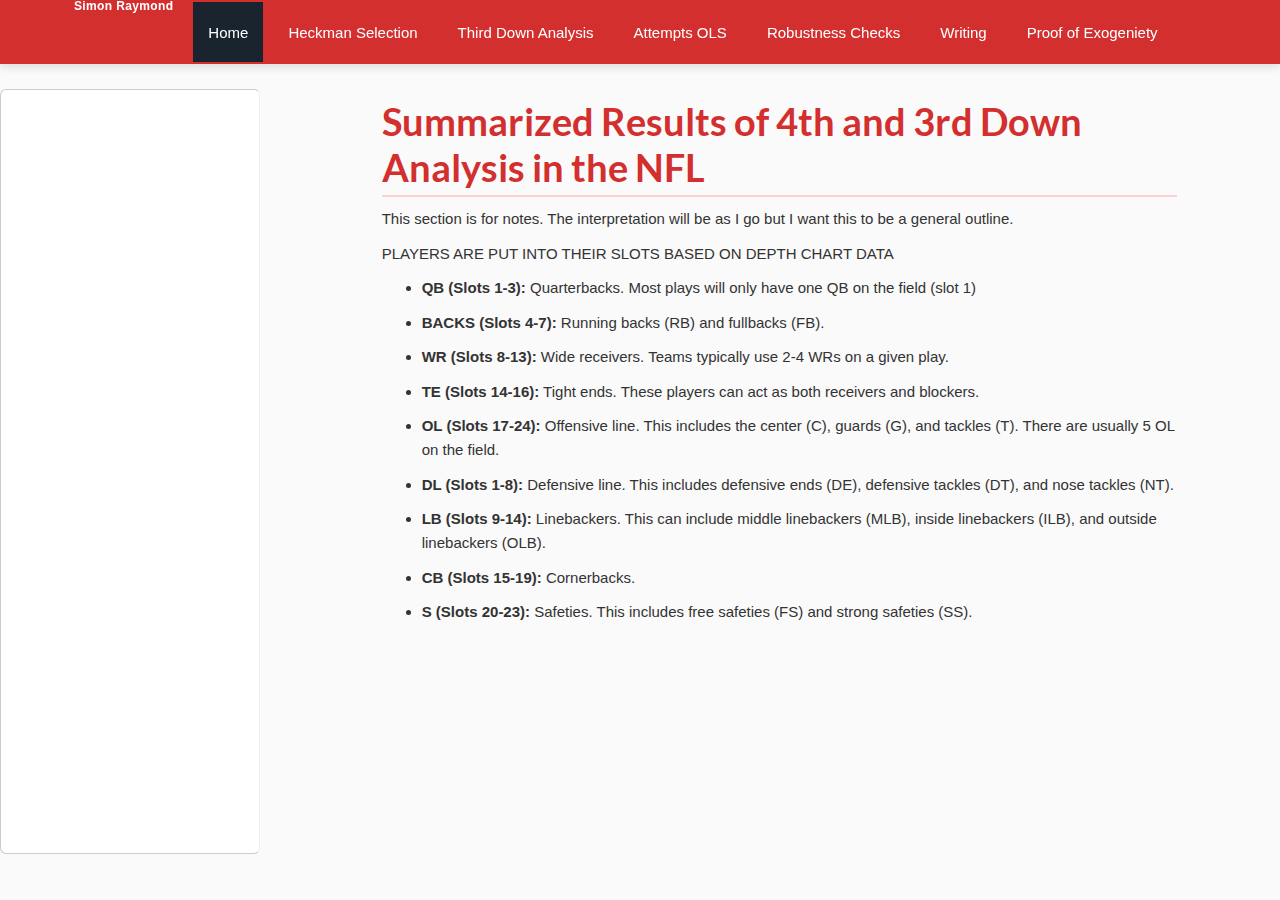
<file: docs/index.html>
<!DOCTYPE html>

<html>

<head>

<meta charset="utf-8" />
<meta name="generator" content="pandoc" />
<meta http-equiv="X-UA-Compatible" content="IE=EDGE" />




<title>Summarized Results of 4th and 3rd Down Analysis in the NFL</title>

<script src="site_libs/header-attrs-2.29/header-attrs.js"></script>
<script src="site_libs/jquery-3.6.0/jquery-3.6.0.min.js"></script>
<meta name="viewport" content="width=device-width, initial-scale=1" />
<link href="site_libs/bootstrap-3.3.5/css/flatly.min.css" rel="stylesheet" />
<script src="site_libs/bootstrap-3.3.5/js/bootstrap.min.js"></script>
<script src="site_libs/bootstrap-3.3.5/shim/html5shiv.min.js"></script>
<script src="site_libs/bootstrap-3.3.5/shim/respond.min.js"></script>
<style>h1 {font-size: 34px;}
       h1.title {font-size: 38px;}
       h2 {font-size: 30px;}
       h3 {font-size: 24px;}
       h4 {font-size: 18px;}
       h5 {font-size: 16px;}
       h6 {font-size: 12px;}
       code {color: inherit; background-color: rgba(0, 0, 0, 0.04);}
       pre:not([class]) { background-color: white }</style>
<script src="site_libs/jqueryui-1.13.2/jquery-ui.min.js"></script>
<link href="site_libs/tocify-1.9.1/jquery.tocify.css" rel="stylesheet" />
<script src="site_libs/tocify-1.9.1/jquery.tocify.js"></script>
<script src="site_libs/navigation-1.1/tabsets.js"></script>
<link href="site_libs/pagedtable-1.1/css/pagedtable.css" rel="stylesheet" />
<script src="site_libs/pagedtable-1.1/js/pagedtable.js"></script>

<style type="text/css">
  code{white-space: pre-wrap;}
  span.smallcaps{font-variant: small-caps;}
  span.underline{text-decoration: underline;}
  div.column{display: inline-block; vertical-align: top; width: 50%;}
  div.hanging-indent{margin-left: 1.5em; text-indent: -1.5em;}
  ul.task-list{list-style: none;}
    </style>







<link rel="stylesheet" href="styles.css" type="text/css" />



<style type = "text/css">
.main-container {
  max-width: 940px;
  margin-left: auto;
  margin-right: auto;
}
img {
  max-width:100%;
}
.tabbed-pane {
  padding-top: 12px;
}
.html-widget {
  margin-bottom: 20px;
}
button.code-folding-btn:focus {
  outline: none;
}
summary {
  display: list-item;
}
details > summary > p:only-child {
  display: inline;
}
pre code {
  padding: 0;
}
</style>


<style type="text/css">
.dropdown-submenu {
  position: relative;
}
.dropdown-submenu>.dropdown-menu {
  top: 0;
  left: 100%;
  margin-top: -6px;
  margin-left: -1px;
  border-radius: 0 6px 6px 6px;
}
.dropdown-submenu:hover>.dropdown-menu {
  display: block;
}
.dropdown-submenu>a:after {
  display: block;
  content: " ";
  float: right;
  width: 0;
  height: 0;
  border-color: transparent;
  border-style: solid;
  border-width: 5px 0 5px 5px;
  border-left-color: #cccccc;
  margin-top: 5px;
  margin-right: -10px;
}
.dropdown-submenu:hover>a:after {
  border-left-color: #adb5bd;
}
.dropdown-submenu.pull-left {
  float: none;
}
.dropdown-submenu.pull-left>.dropdown-menu {
  left: -100%;
  margin-left: 10px;
  border-radius: 6px 0 6px 6px;
}
</style>

<script type="text/javascript">
// manage active state of menu based on current page
$(document).ready(function () {
  // active menu anchor
  href = window.location.pathname
  href = href.substr(href.lastIndexOf('/') + 1)
  if (href === "")
    href = "index.html";
  var menuAnchor = $('a[href="' + href + '"]');

  // mark the anchor link active (and if it's in a dropdown, also mark that active)
  var dropdown = menuAnchor.closest('li.dropdown');
  if (window.bootstrap) { // Bootstrap 4+
    menuAnchor.addClass('active');
    dropdown.find('> .dropdown-toggle').addClass('active');
  } else { // Bootstrap 3
    menuAnchor.parent().addClass('active');
    dropdown.addClass('active');
  }

  // Navbar adjustments
  var navHeight = $(".navbar").first().height() + 15;
  var style = document.createElement('style');
  var pt = "padding-top: " + navHeight + "px; ";
  var mt = "margin-top: -" + navHeight + "px; ";
  var css = "";
  // offset scroll position for anchor links (for fixed navbar)
  for (var i = 1; i <= 6; i++) {
    css += ".section h" + i + "{ " + pt + mt + "}\n";
  }
  style.innerHTML = "body {" + pt + "padding-bottom: 40px; }\n" + css;
  document.head.appendChild(style);
});
</script>

<!-- tabsets -->

<style type="text/css">
.tabset-dropdown > .nav-tabs {
  display: inline-table;
  max-height: 500px;
  min-height: 44px;
  overflow-y: auto;
  border: 1px solid #ddd;
  border-radius: 4px;
}

.tabset-dropdown > .nav-tabs > li.active:before, .tabset-dropdown > .nav-tabs.nav-tabs-open:before {
  content: "\e259";
  font-family: 'Glyphicons Halflings';
  display: inline-block;
  padding: 10px;
  border-right: 1px solid #ddd;
}

.tabset-dropdown > .nav-tabs.nav-tabs-open > li.active:before {
  content: "\e258";
  font-family: 'Glyphicons Halflings';
  border: none;
}

.tabset-dropdown > .nav-tabs > li.active {
  display: block;
}

.tabset-dropdown > .nav-tabs > li > a,
.tabset-dropdown > .nav-tabs > li > a:focus,
.tabset-dropdown > .nav-tabs > li > a:hover {
  border: none;
  display: inline-block;
  border-radius: 4px;
  background-color: transparent;
}

.tabset-dropdown > .nav-tabs.nav-tabs-open > li {
  display: block;
  float: none;
}

.tabset-dropdown > .nav-tabs > li {
  display: none;
}
</style>

<!-- code folding -->



<style type="text/css">

#TOC {
  margin: 25px 0px 20px 0px;
}
@media (max-width: 768px) {
#TOC {
  position: relative;
  width: 100%;
}
}

@media print {
.toc-content {
  /* see https://github.com/w3c/csswg-drafts/issues/4434 */
  float: right;
}
}

.toc-content {
  padding-left: 30px;
  padding-right: 40px;
}

div.main-container {
  max-width: 1200px;
}

div.tocify {
  width: 20%;
  max-width: 260px;
  max-height: 85%;
}

@media (min-width: 768px) and (max-width: 991px) {
  div.tocify {
    width: 25%;
  }
}

@media (max-width: 767px) {
  div.tocify {
    width: 100%;
    max-width: none;
  }
}

.tocify ul, .tocify li {
  line-height: 20px;
}

.tocify-subheader .tocify-item {
  font-size: 0.90em;
}

.tocify .list-group-item {
  border-radius: 0px;
}

.tocify-subheader {
  display: inline;
}
.tocify-subheader .tocify-item {
  font-size: 0.95em;
}

</style>



</head>

<body>


<div class="container-fluid main-container">


<!-- setup 3col/9col grid for toc_float and main content  -->
<div class="row">
<div class="col-xs-12 col-sm-4 col-md-3">
<div id="TOC" class="tocify">
</div>
</div>

<div class="toc-content col-xs-12 col-sm-8 col-md-9">




<div class="navbar navbar-default  navbar-fixed-top" role="navigation">
  <div class="container">
    <div class="navbar-header">
      <button type="button" class="navbar-toggle collapsed" data-toggle="collapse" data-bs-toggle="collapse" data-target="#navbar" data-bs-target="#navbar">
        <span class="icon-bar"></span>
        <span class="icon-bar"></span>
        <span class="icon-bar"></span>
      </button>
      <a class="navbar-brand" href="index.html">Simon Raymond</a>
    </div>
    <div id="navbar" class="navbar-collapse collapse">
      <ul class="nav navbar-nav">
        <li>
  <a href="index.html">Home</a>
</li>
<li>
  <a href="heckman.html">Heckman Selection</a>
</li>
<li>
  <a href="thirddown.html">Third Down Analysis</a>
</li>
<li>
  <a href="attempt_ols.html">Attempts OLS</a>
</li>
<li>
  <a href="robustness_checks.html">Robustness Checks</a>
</li>
<li>
  <a href="Writing.html">Writing</a>
</li>
<li>
  <a href="kicker_exogenous.html">Proof of Exogeniety</a>
</li>
      </ul>
      <ul class="nav navbar-nav navbar-right">
        
      </ul>
    </div><!--/.nav-collapse -->
  </div><!--/.container -->
</div><!--/.navbar -->

<div id="header">



<h1 class="title toc-ignore">Summarized Results of 4th and 3rd Down
Analysis in the NFL</h1>

</div>


<p>This section is for notes. The interpretation will be as I go but I
want this to be a general outline.</p>
<p>PLAYERS ARE PUT INTO THEIR SLOTS BASED ON DEPTH CHART DATA</p>
<ul>
<li><p><strong>QB (Slots 1-3):</strong> Quarterbacks. Most plays will
only have one QB on the field (slot 1)</p></li>
<li><p><strong>BACKS (Slots 4-7):</strong> Running backs (RB) and
fullbacks (FB).</p></li>
<li><p><strong>WR (Slots 8-13):</strong> Wide receivers. Teams typically
use 2-4 WRs on a given play.</p></li>
<li><p><strong>TE (Slots 14-16):</strong> Tight ends. These players can
act as both receivers and blockers.</p></li>
<li><p><strong>OL (Slots 17-24):</strong> Offensive line. This includes
the center (C), guards (G), and tackles (T). There are usually 5 OL on
the field.</p></li>
<li><p><strong>DL (Slots 1-8):</strong> Defensive line. This includes
defensive ends (DE), defensive tackles (DT), and nose tackles
(NT).</p></li>
<li><p><strong>LB (Slots 9-14):</strong> Linebackers. This can include
middle linebackers (MLB), inside linebackers (ILB), and outside
linebackers (OLB).</p></li>
<li><p><strong>CB (Slots 15-19):</strong> Cornerbacks.</p></li>
<li><p><strong>S (Slots 20-23):</strong> Safeties. This includes free
safeties (FS) and strong safeties (SS).</p></li>
</ul>



</div>
</div>

</div>

<script>

// add bootstrap table styles to pandoc tables
function bootstrapStylePandocTables() {
  $('tr.odd').parent('tbody').parent('table').addClass('table table-condensed');
}
$(document).ready(function () {
  bootstrapStylePandocTables();
});


</script>

<!-- tabsets -->

<script>
$(document).ready(function () {
  window.buildTabsets("TOC");
});

$(document).ready(function () {
  $('.tabset-dropdown > .nav-tabs > li').click(function () {
    $(this).parent().toggleClass('nav-tabs-open');
  });
});
</script>

<!-- code folding -->

<script>
$(document).ready(function ()  {

    // temporarily add toc-ignore selector to headers for the consistency with Pandoc
    $('.unlisted.unnumbered').addClass('toc-ignore')

    // move toc-ignore selectors from section div to header
    $('div.section.toc-ignore')
        .removeClass('toc-ignore')
        .children('h1,h2,h3,h4,h5').addClass('toc-ignore');

    // establish options
    var options = {
      selectors: "h1,h2,h3",
      theme: "bootstrap3",
      context: '.toc-content',
      hashGenerator: function (text) {
        return text.replace(/[.\\/?&!#<>]/g, '').replace(/\s/g, '_');
      },
      ignoreSelector: ".toc-ignore",
      scrollTo: 0
    };
    options.showAndHide = false;
    options.smoothScroll = true;

    // tocify
    var toc = $("#TOC").tocify(options).data("toc-tocify");
});
</script>

<!-- dynamically load mathjax for compatibility with self-contained -->
<script>
  (function () {
    var script = document.createElement("script");
    script.type = "text/javascript";
    script.src  = "https://mathjax.rstudio.com/latest/MathJax.js?config=TeX-AMS-MML_HTMLorMML";
    document.getElementsByTagName("head")[0].appendChild(script);
  })();
</script>

</body>
</html>
</file>
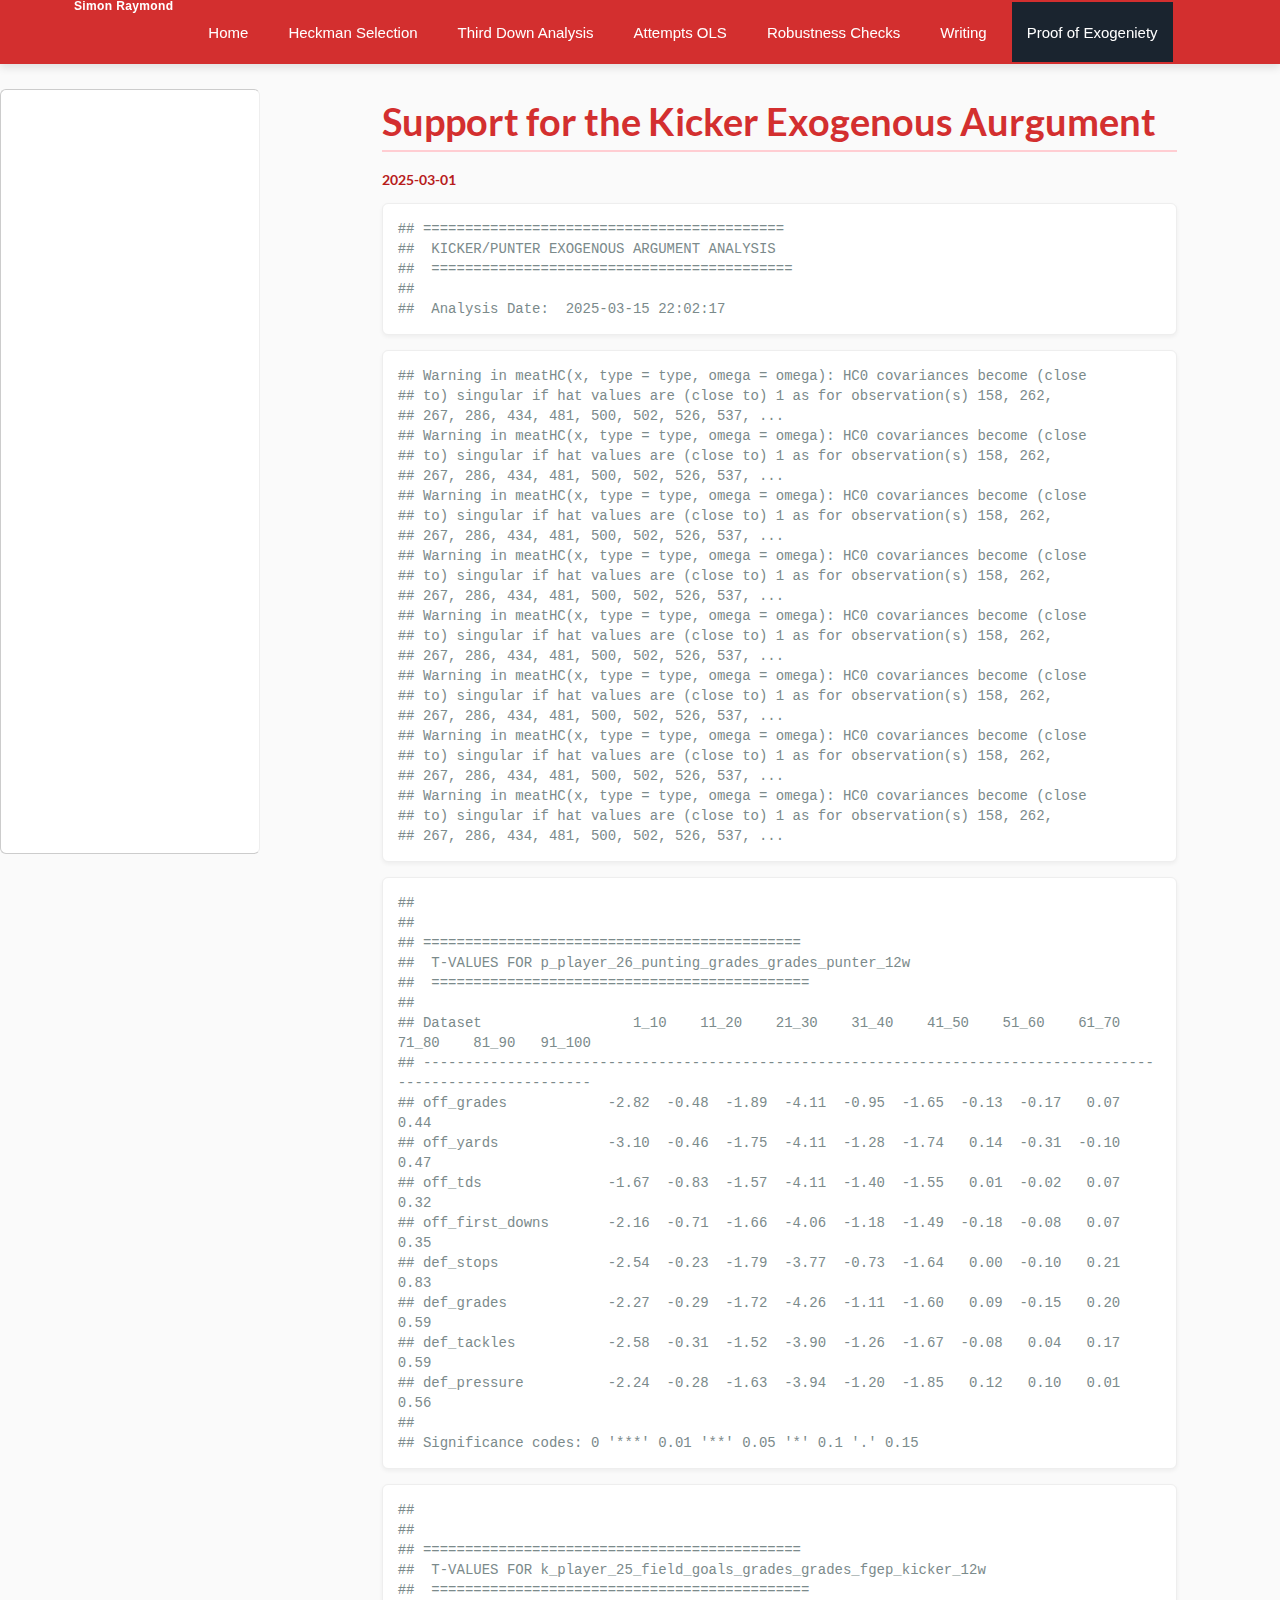
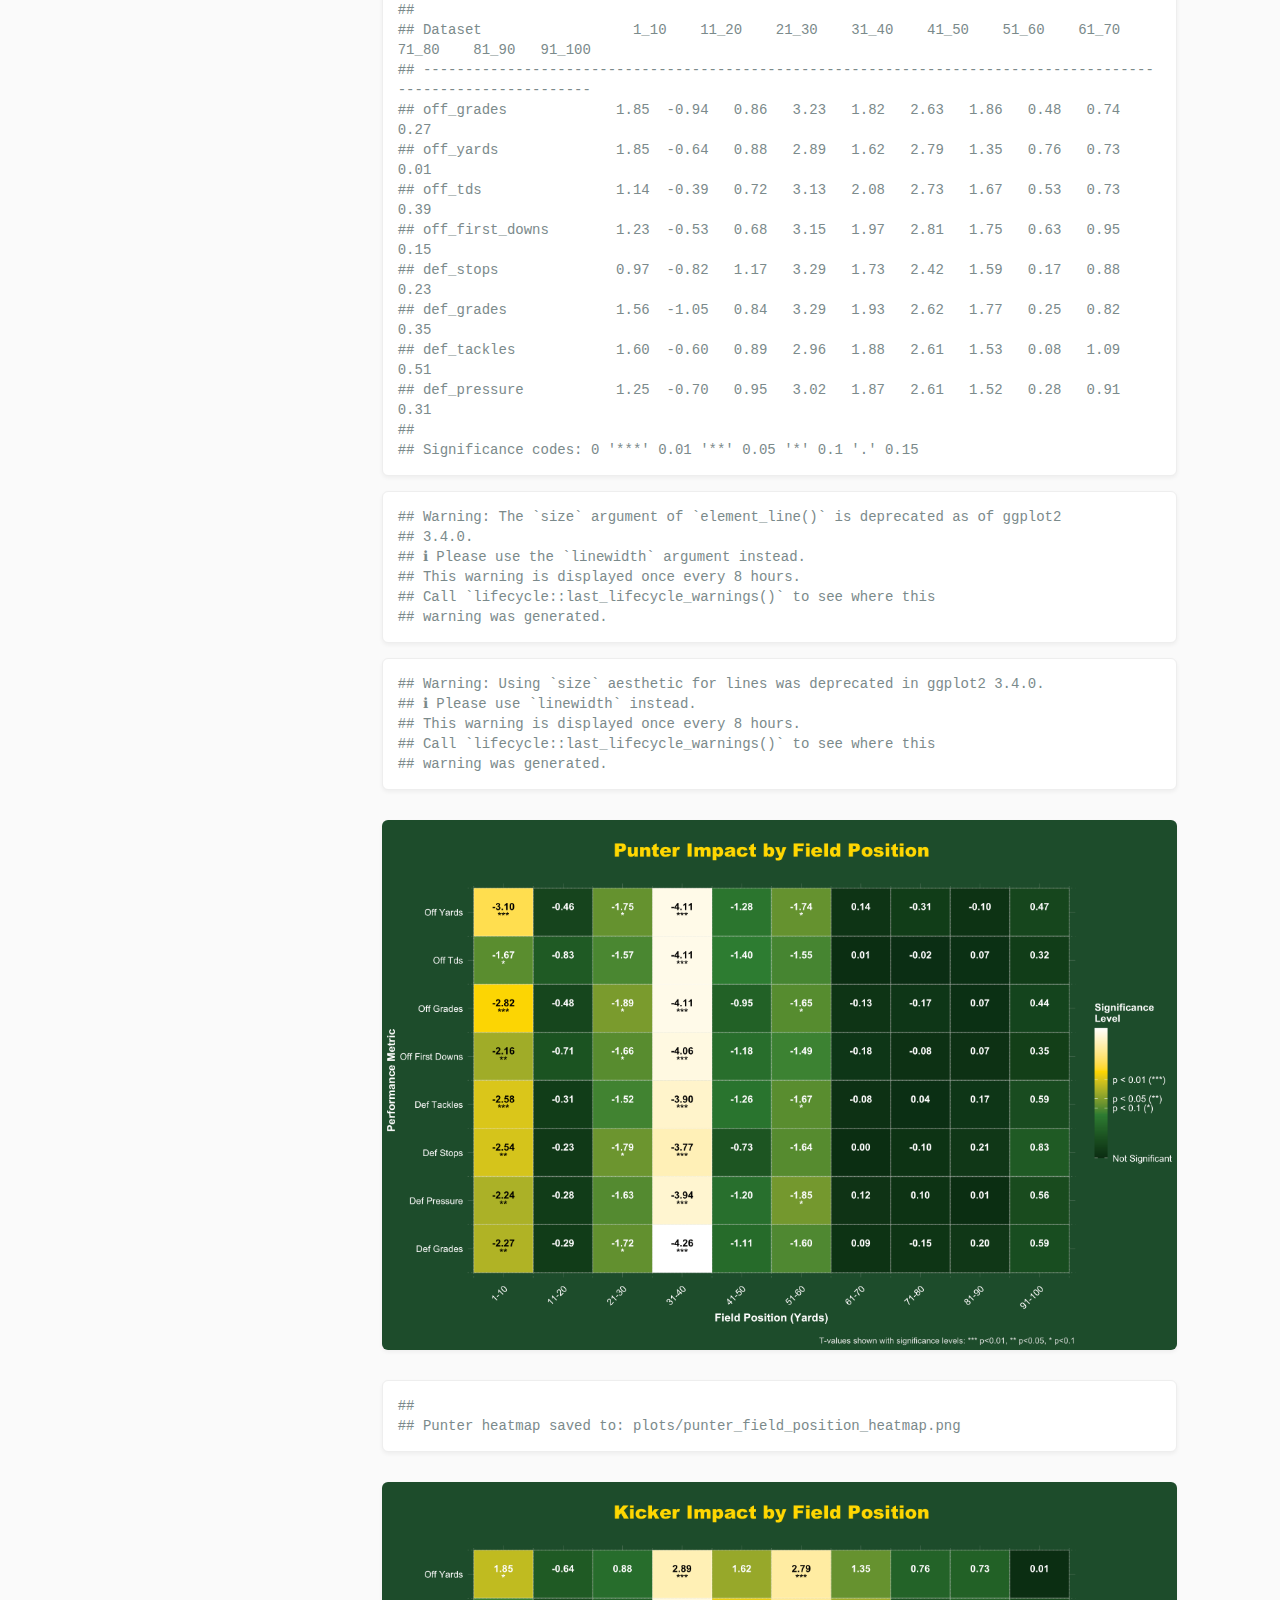
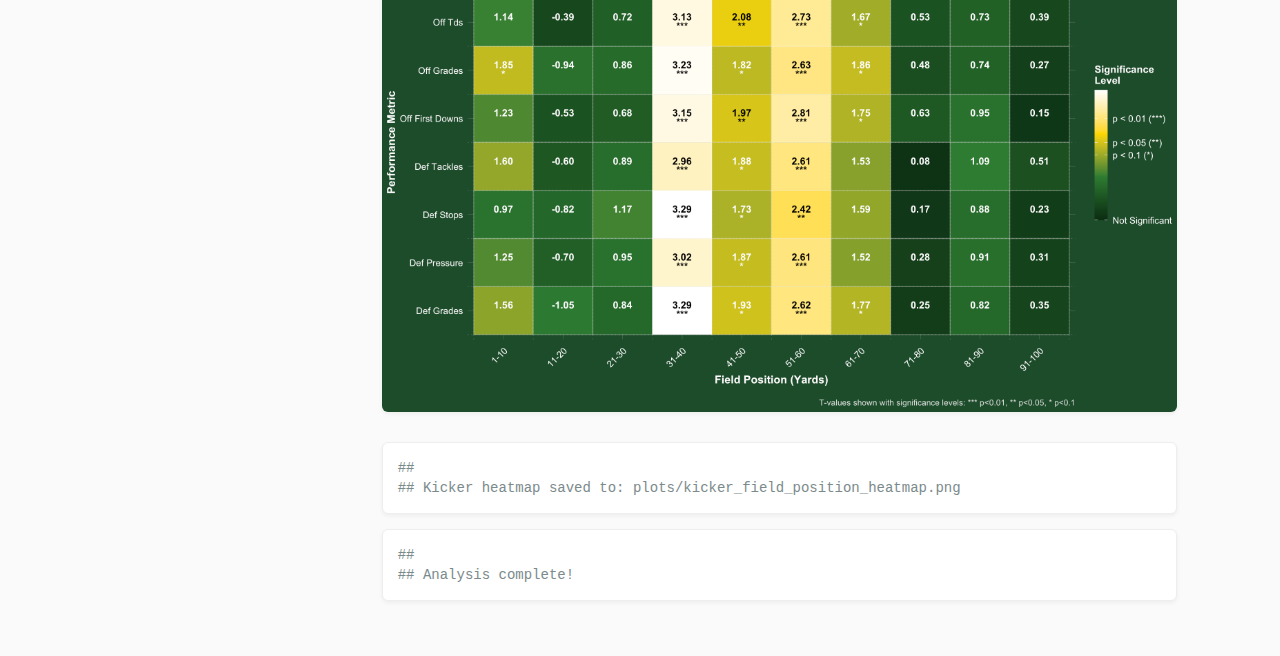
<file: docs/kicker_exogenous.html>
<!DOCTYPE html>

<html>

<head>

<meta charset="utf-8" />
<meta name="generator" content="pandoc" />
<meta http-equiv="X-UA-Compatible" content="IE=EDGE" />



<meta name="date" content="2025-03-01" />

<title>Support for the Kicker Exogenous Aurgument</title>

<script src="site_libs/header-attrs-2.29/header-attrs.js"></script>
<script src="site_libs/jquery-3.6.0/jquery-3.6.0.min.js"></script>
<meta name="viewport" content="width=device-width, initial-scale=1" />
<link href="site_libs/bootstrap-3.3.5/css/flatly.min.css" rel="stylesheet" />
<script src="site_libs/bootstrap-3.3.5/js/bootstrap.min.js"></script>
<script src="site_libs/bootstrap-3.3.5/shim/html5shiv.min.js"></script>
<script src="site_libs/bootstrap-3.3.5/shim/respond.min.js"></script>
<style>h1 {font-size: 34px;}
       h1.title {font-size: 38px;}
       h2 {font-size: 30px;}
       h3 {font-size: 24px;}
       h4 {font-size: 18px;}
       h5 {font-size: 16px;}
       h6 {font-size: 12px;}
       code {color: inherit; background-color: rgba(0, 0, 0, 0.04);}
       pre:not([class]) { background-color: white }</style>
<script src="site_libs/jqueryui-1.13.2/jquery-ui.min.js"></script>
<link href="site_libs/tocify-1.9.1/jquery.tocify.css" rel="stylesheet" />
<script src="site_libs/tocify-1.9.1/jquery.tocify.js"></script>
<script src="site_libs/navigation-1.1/tabsets.js"></script>
<link href="site_libs/pagedtable-1.1/css/pagedtable.css" rel="stylesheet" />
<script src="site_libs/pagedtable-1.1/js/pagedtable.js"></script>

<style type="text/css">
  code{white-space: pre-wrap;}
  span.smallcaps{font-variant: small-caps;}
  span.underline{text-decoration: underline;}
  div.column{display: inline-block; vertical-align: top; width: 50%;}
  div.hanging-indent{margin-left: 1.5em; text-indent: -1.5em;}
  ul.task-list{list-style: none;}
    </style>







<link rel="stylesheet" href="styles.css" type="text/css" />



<style type = "text/css">
.main-container {
  max-width: 940px;
  margin-left: auto;
  margin-right: auto;
}
img {
  max-width:100%;
}
.tabbed-pane {
  padding-top: 12px;
}
.html-widget {
  margin-bottom: 20px;
}
button.code-folding-btn:focus {
  outline: none;
}
summary {
  display: list-item;
}
details > summary > p:only-child {
  display: inline;
}
pre code {
  padding: 0;
}
</style>


<style type="text/css">
.dropdown-submenu {
  position: relative;
}
.dropdown-submenu>.dropdown-menu {
  top: 0;
  left: 100%;
  margin-top: -6px;
  margin-left: -1px;
  border-radius: 0 6px 6px 6px;
}
.dropdown-submenu:hover>.dropdown-menu {
  display: block;
}
.dropdown-submenu>a:after {
  display: block;
  content: " ";
  float: right;
  width: 0;
  height: 0;
  border-color: transparent;
  border-style: solid;
  border-width: 5px 0 5px 5px;
  border-left-color: #cccccc;
  margin-top: 5px;
  margin-right: -10px;
}
.dropdown-submenu:hover>a:after {
  border-left-color: #adb5bd;
}
.dropdown-submenu.pull-left {
  float: none;
}
.dropdown-submenu.pull-left>.dropdown-menu {
  left: -100%;
  margin-left: 10px;
  border-radius: 6px 0 6px 6px;
}
</style>

<script type="text/javascript">
// manage active state of menu based on current page
$(document).ready(function () {
  // active menu anchor
  href = window.location.pathname
  href = href.substr(href.lastIndexOf('/') + 1)
  if (href === "")
    href = "index.html";
  var menuAnchor = $('a[href="' + href + '"]');

  // mark the anchor link active (and if it's in a dropdown, also mark that active)
  var dropdown = menuAnchor.closest('li.dropdown');
  if (window.bootstrap) { // Bootstrap 4+
    menuAnchor.addClass('active');
    dropdown.find('> .dropdown-toggle').addClass('active');
  } else { // Bootstrap 3
    menuAnchor.parent().addClass('active');
    dropdown.addClass('active');
  }

  // Navbar adjustments
  var navHeight = $(".navbar").first().height() + 15;
  var style = document.createElement('style');
  var pt = "padding-top: " + navHeight + "px; ";
  var mt = "margin-top: -" + navHeight + "px; ";
  var css = "";
  // offset scroll position for anchor links (for fixed navbar)
  for (var i = 1; i <= 6; i++) {
    css += ".section h" + i + "{ " + pt + mt + "}\n";
  }
  style.innerHTML = "body {" + pt + "padding-bottom: 40px; }\n" + css;
  document.head.appendChild(style);
});
</script>

<!-- tabsets -->

<style type="text/css">
.tabset-dropdown > .nav-tabs {
  display: inline-table;
  max-height: 500px;
  min-height: 44px;
  overflow-y: auto;
  border: 1px solid #ddd;
  border-radius: 4px;
}

.tabset-dropdown > .nav-tabs > li.active:before, .tabset-dropdown > .nav-tabs.nav-tabs-open:before {
  content: "\e259";
  font-family: 'Glyphicons Halflings';
  display: inline-block;
  padding: 10px;
  border-right: 1px solid #ddd;
}

.tabset-dropdown > .nav-tabs.nav-tabs-open > li.active:before {
  content: "\e258";
  font-family: 'Glyphicons Halflings';
  border: none;
}

.tabset-dropdown > .nav-tabs > li.active {
  display: block;
}

.tabset-dropdown > .nav-tabs > li > a,
.tabset-dropdown > .nav-tabs > li > a:focus,
.tabset-dropdown > .nav-tabs > li > a:hover {
  border: none;
  display: inline-block;
  border-radius: 4px;
  background-color: transparent;
}

.tabset-dropdown > .nav-tabs.nav-tabs-open > li {
  display: block;
  float: none;
}

.tabset-dropdown > .nav-tabs > li {
  display: none;
}
</style>

<!-- code folding -->



<style type="text/css">

#TOC {
  margin: 25px 0px 20px 0px;
}
@media (max-width: 768px) {
#TOC {
  position: relative;
  width: 100%;
}
}

@media print {
.toc-content {
  /* see https://github.com/w3c/csswg-drafts/issues/4434 */
  float: right;
}
}

.toc-content {
  padding-left: 30px;
  padding-right: 40px;
}

div.main-container {
  max-width: 1200px;
}

div.tocify {
  width: 20%;
  max-width: 260px;
  max-height: 85%;
}

@media (min-width: 768px) and (max-width: 991px) {
  div.tocify {
    width: 25%;
  }
}

@media (max-width: 767px) {
  div.tocify {
    width: 100%;
    max-width: none;
  }
}

.tocify ul, .tocify li {
  line-height: 20px;
}

.tocify-subheader .tocify-item {
  font-size: 0.90em;
}

.tocify .list-group-item {
  border-radius: 0px;
}

.tocify-subheader {
  display: inline;
}
.tocify-subheader .tocify-item {
  font-size: 0.95em;
}

</style>



</head>

<body>


<div class="container-fluid main-container">


<!-- setup 3col/9col grid for toc_float and main content  -->
<div class="row">
<div class="col-xs-12 col-sm-4 col-md-3">
<div id="TOC" class="tocify">
</div>
</div>

<div class="toc-content col-xs-12 col-sm-8 col-md-9">




<div class="navbar navbar-default  navbar-fixed-top" role="navigation">
  <div class="container">
    <div class="navbar-header">
      <button type="button" class="navbar-toggle collapsed" data-toggle="collapse" data-bs-toggle="collapse" data-target="#navbar" data-bs-target="#navbar">
        <span class="icon-bar"></span>
        <span class="icon-bar"></span>
        <span class="icon-bar"></span>
      </button>
      <a class="navbar-brand" href="index.html">Simon Raymond</a>
    </div>
    <div id="navbar" class="navbar-collapse collapse">
      <ul class="nav navbar-nav">
        <li>
  <a href="index.html">Home</a>
</li>
<li>
  <a href="heckman.html">Heckman Selection</a>
</li>
<li>
  <a href="thirddown.html">Third Down Analysis</a>
</li>
<li>
  <a href="attempt_ols.html">Attempts OLS</a>
</li>
<li>
  <a href="robustness_checks.html">Robustness Checks</a>
</li>
<li>
  <a href="Writing.html">Writing</a>
</li>
<li>
  <a href="kicker_exogenous.html">Proof of Exogeniety</a>
</li>
      </ul>
      <ul class="nav navbar-nav navbar-right">
        
      </ul>
    </div><!--/.nav-collapse -->
  </div><!--/.container -->
</div><!--/.navbar -->

<div id="header">



<h1 class="title toc-ignore">Support for the Kicker Exogenous
Aurgument</h1>
<h4 class="date">2025-03-01</h4>

</div>


<pre><code>## ===========================================
##  KICKER/PUNTER EXOGENOUS ARGUMENT ANALYSIS
##  ===========================================
## 
##  Analysis Date:  2025-03-15 22:02:17</code></pre>
<pre><code>## Warning in meatHC(x, type = type, omega = omega): HC0 covariances become (close
## to) singular if hat values are (close to) 1 as for observation(s) 158, 262,
## 267, 286, 434, 481, 500, 502, 526, 537, ...
## Warning in meatHC(x, type = type, omega = omega): HC0 covariances become (close
## to) singular if hat values are (close to) 1 as for observation(s) 158, 262,
## 267, 286, 434, 481, 500, 502, 526, 537, ...
## Warning in meatHC(x, type = type, omega = omega): HC0 covariances become (close
## to) singular if hat values are (close to) 1 as for observation(s) 158, 262,
## 267, 286, 434, 481, 500, 502, 526, 537, ...
## Warning in meatHC(x, type = type, omega = omega): HC0 covariances become (close
## to) singular if hat values are (close to) 1 as for observation(s) 158, 262,
## 267, 286, 434, 481, 500, 502, 526, 537, ...
## Warning in meatHC(x, type = type, omega = omega): HC0 covariances become (close
## to) singular if hat values are (close to) 1 as for observation(s) 158, 262,
## 267, 286, 434, 481, 500, 502, 526, 537, ...
## Warning in meatHC(x, type = type, omega = omega): HC0 covariances become (close
## to) singular if hat values are (close to) 1 as for observation(s) 158, 262,
## 267, 286, 434, 481, 500, 502, 526, 537, ...
## Warning in meatHC(x, type = type, omega = omega): HC0 covariances become (close
## to) singular if hat values are (close to) 1 as for observation(s) 158, 262,
## 267, 286, 434, 481, 500, 502, 526, 537, ...
## Warning in meatHC(x, type = type, omega = omega): HC0 covariances become (close
## to) singular if hat values are (close to) 1 as for observation(s) 158, 262,
## 267, 286, 434, 481, 500, 502, 526, 537, ...</code></pre>
<pre><code>## 
## 
## =============================================
##  T-VALUES FOR p_player_26_punting_grades_grades_punter_12w 
##  =============================================
## 
## Dataset                  1_10    11_20    21_30    31_40    41_50    51_60    61_70    71_80    81_90   91_100
## -------------------------------------------------------------------------------------------------------------- 
## off_grades            -2.82  -0.48  -1.89  -4.11  -0.95  -1.65  -0.13  -0.17   0.07   0.44
## off_yards             -3.10  -0.46  -1.75  -4.11  -1.28  -1.74   0.14  -0.31  -0.10   0.47
## off_tds               -1.67  -0.83  -1.57  -4.11  -1.40  -1.55   0.01  -0.02   0.07   0.32
## off_first_downs       -2.16  -0.71  -1.66  -4.06  -1.18  -1.49  -0.18  -0.08   0.07   0.35
## def_stops             -2.54  -0.23  -1.79  -3.77  -0.73  -1.64   0.00  -0.10   0.21   0.83
## def_grades            -2.27  -0.29  -1.72  -4.26  -1.11  -1.60   0.09  -0.15   0.20   0.59
## def_tackles           -2.58  -0.31  -1.52  -3.90  -1.26  -1.67  -0.08   0.04   0.17   0.59
## def_pressure          -2.24  -0.28  -1.63  -3.94  -1.20  -1.85   0.12   0.10   0.01   0.56
## 
## Significance codes: 0 &#39;***&#39; 0.01 &#39;**&#39; 0.05 &#39;*&#39; 0.1 &#39;.&#39; 0.15</code></pre>
<pre><code>## 
## 
## =============================================
##  T-VALUES FOR k_player_25_field_goals_grades_grades_fgep_kicker_12w 
##  =============================================
## 
## Dataset                  1_10    11_20    21_30    31_40    41_50    51_60    61_70    71_80    81_90   91_100
## -------------------------------------------------------------------------------------------------------------- 
## off_grades             1.85  -0.94   0.86   3.23   1.82   2.63   1.86   0.48   0.74   0.27
## off_yards              1.85  -0.64   0.88   2.89   1.62   2.79   1.35   0.76   0.73   0.01
## off_tds                1.14  -0.39   0.72   3.13   2.08   2.73   1.67   0.53   0.73   0.39
## off_first_downs        1.23  -0.53   0.68   3.15   1.97   2.81   1.75   0.63   0.95   0.15
## def_stops              0.97  -0.82   1.17   3.29   1.73   2.42   1.59   0.17   0.88   0.23
## def_grades             1.56  -1.05   0.84   3.29   1.93   2.62   1.77   0.25   0.82   0.35
## def_tackles            1.60  -0.60   0.89   2.96   1.88   2.61   1.53   0.08   1.09   0.51
## def_pressure           1.25  -0.70   0.95   3.02   1.87   2.61   1.52   0.28   0.91   0.31
## 
## Significance codes: 0 &#39;***&#39; 0.01 &#39;**&#39; 0.05 &#39;*&#39; 0.1 &#39;.&#39; 0.15</code></pre>
<pre><code>## Warning: The `size` argument of `element_line()` is deprecated as of ggplot2
## 3.4.0.
## ℹ Please use the `linewidth` argument instead.
## This warning is displayed once every 8 hours.
## Call `lifecycle::last_lifecycle_warnings()` to see where this
## warning was generated.</code></pre>
<pre><code>## Warning: Using `size` aesthetic for lines was deprecated in ggplot2 3.4.0.
## ℹ Please use `linewidth` instead.
## This warning is displayed once every 8 hours.
## Call `lifecycle::last_lifecycle_warnings()` to see where this
## warning was generated.</code></pre>
<p><img src="kicker_exogenous_files/figure-html/unnamed-chunk-1-1.png" width="1152" /></p>
<pre><code>## 
## Punter heatmap saved to: plots/punter_field_position_heatmap.png</code></pre>
<p><img src="kicker_exogenous_files/figure-html/unnamed-chunk-1-2.png" width="1152" /></p>
<pre><code>## 
## Kicker heatmap saved to: plots/kicker_field_position_heatmap.png</code></pre>
<pre><code>## 
## Analysis complete!</code></pre>



</div>
</div>

</div>

<script>

// add bootstrap table styles to pandoc tables
function bootstrapStylePandocTables() {
  $('tr.odd').parent('tbody').parent('table').addClass('table table-condensed');
}
$(document).ready(function () {
  bootstrapStylePandocTables();
});


</script>

<!-- tabsets -->

<script>
$(document).ready(function () {
  window.buildTabsets("TOC");
});

$(document).ready(function () {
  $('.tabset-dropdown > .nav-tabs > li').click(function () {
    $(this).parent().toggleClass('nav-tabs-open');
  });
});
</script>

<!-- code folding -->

<script>
$(document).ready(function ()  {

    // temporarily add toc-ignore selector to headers for the consistency with Pandoc
    $('.unlisted.unnumbered').addClass('toc-ignore')

    // move toc-ignore selectors from section div to header
    $('div.section.toc-ignore')
        .removeClass('toc-ignore')
        .children('h1,h2,h3,h4,h5').addClass('toc-ignore');

    // establish options
    var options = {
      selectors: "h1,h2,h3",
      theme: "bootstrap3",
      context: '.toc-content',
      hashGenerator: function (text) {
        return text.replace(/[.\\/?&!#<>]/g, '').replace(/\s/g, '_');
      },
      ignoreSelector: ".toc-ignore",
      scrollTo: 0
    };
    options.showAndHide = false;
    options.smoothScroll = true;

    // tocify
    var toc = $("#TOC").tocify(options).data("toc-tocify");
});
</script>

<!-- dynamically load mathjax for compatibility with self-contained -->
<script>
  (function () {
    var script = document.createElement("script");
    script.type = "text/javascript";
    script.src  = "https://mathjax.rstudio.com/latest/MathJax.js?config=TeX-AMS-MML_HTMLorMML";
    document.getElementsByTagName("head")[0].appendChild(script);
  })();
</script>

</body>
</html>
</file>
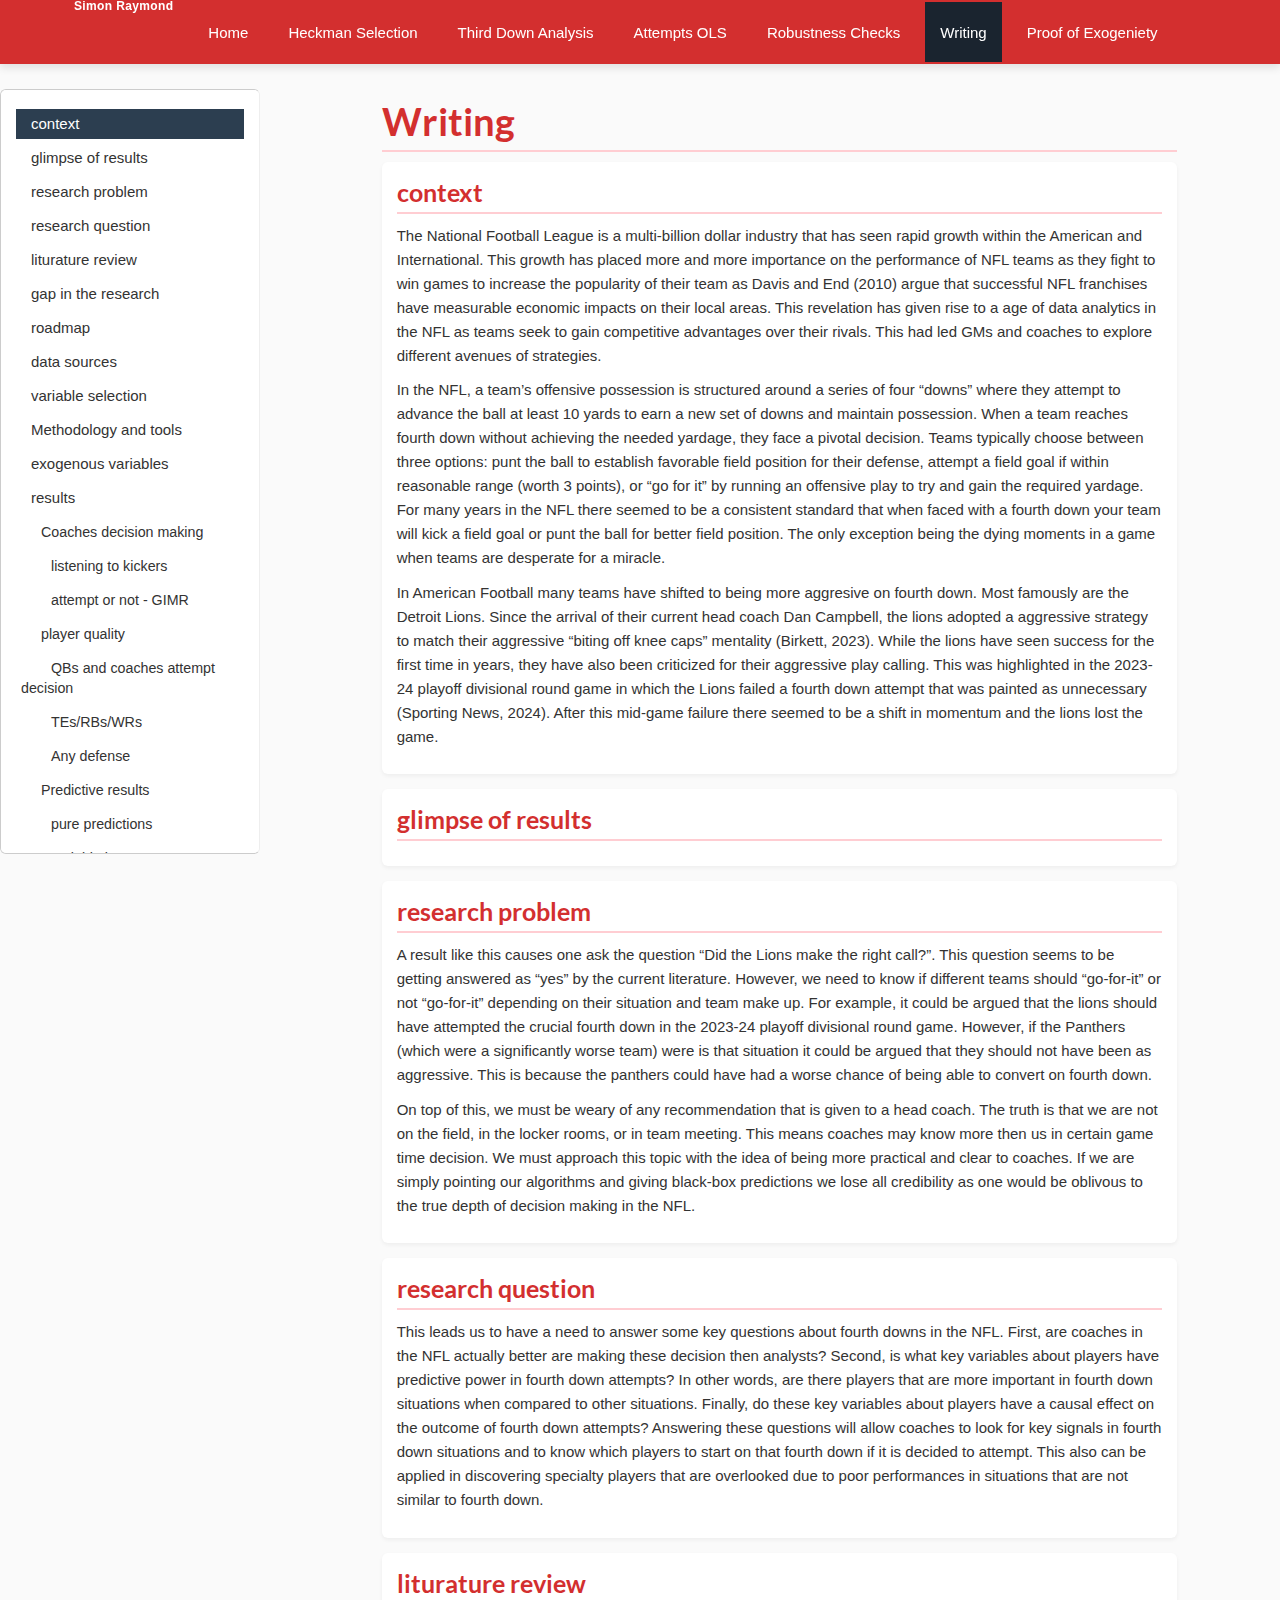
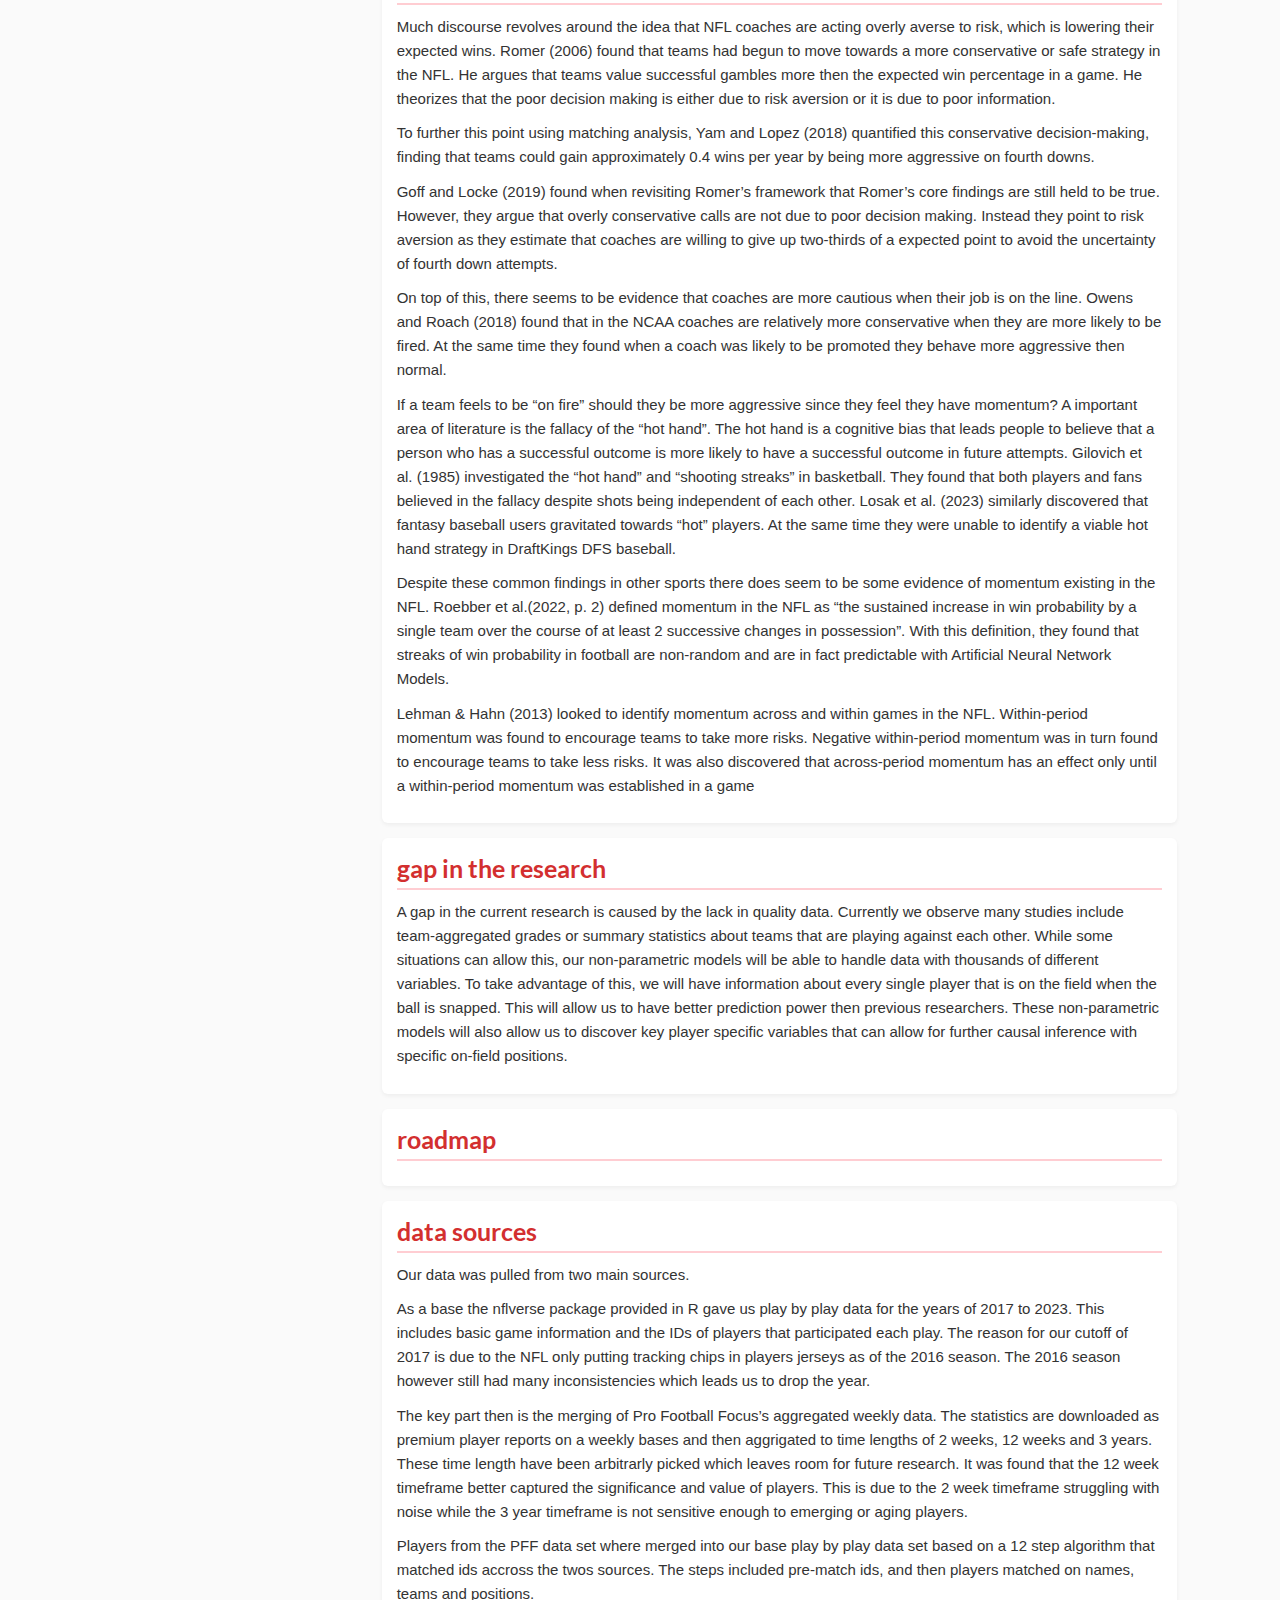
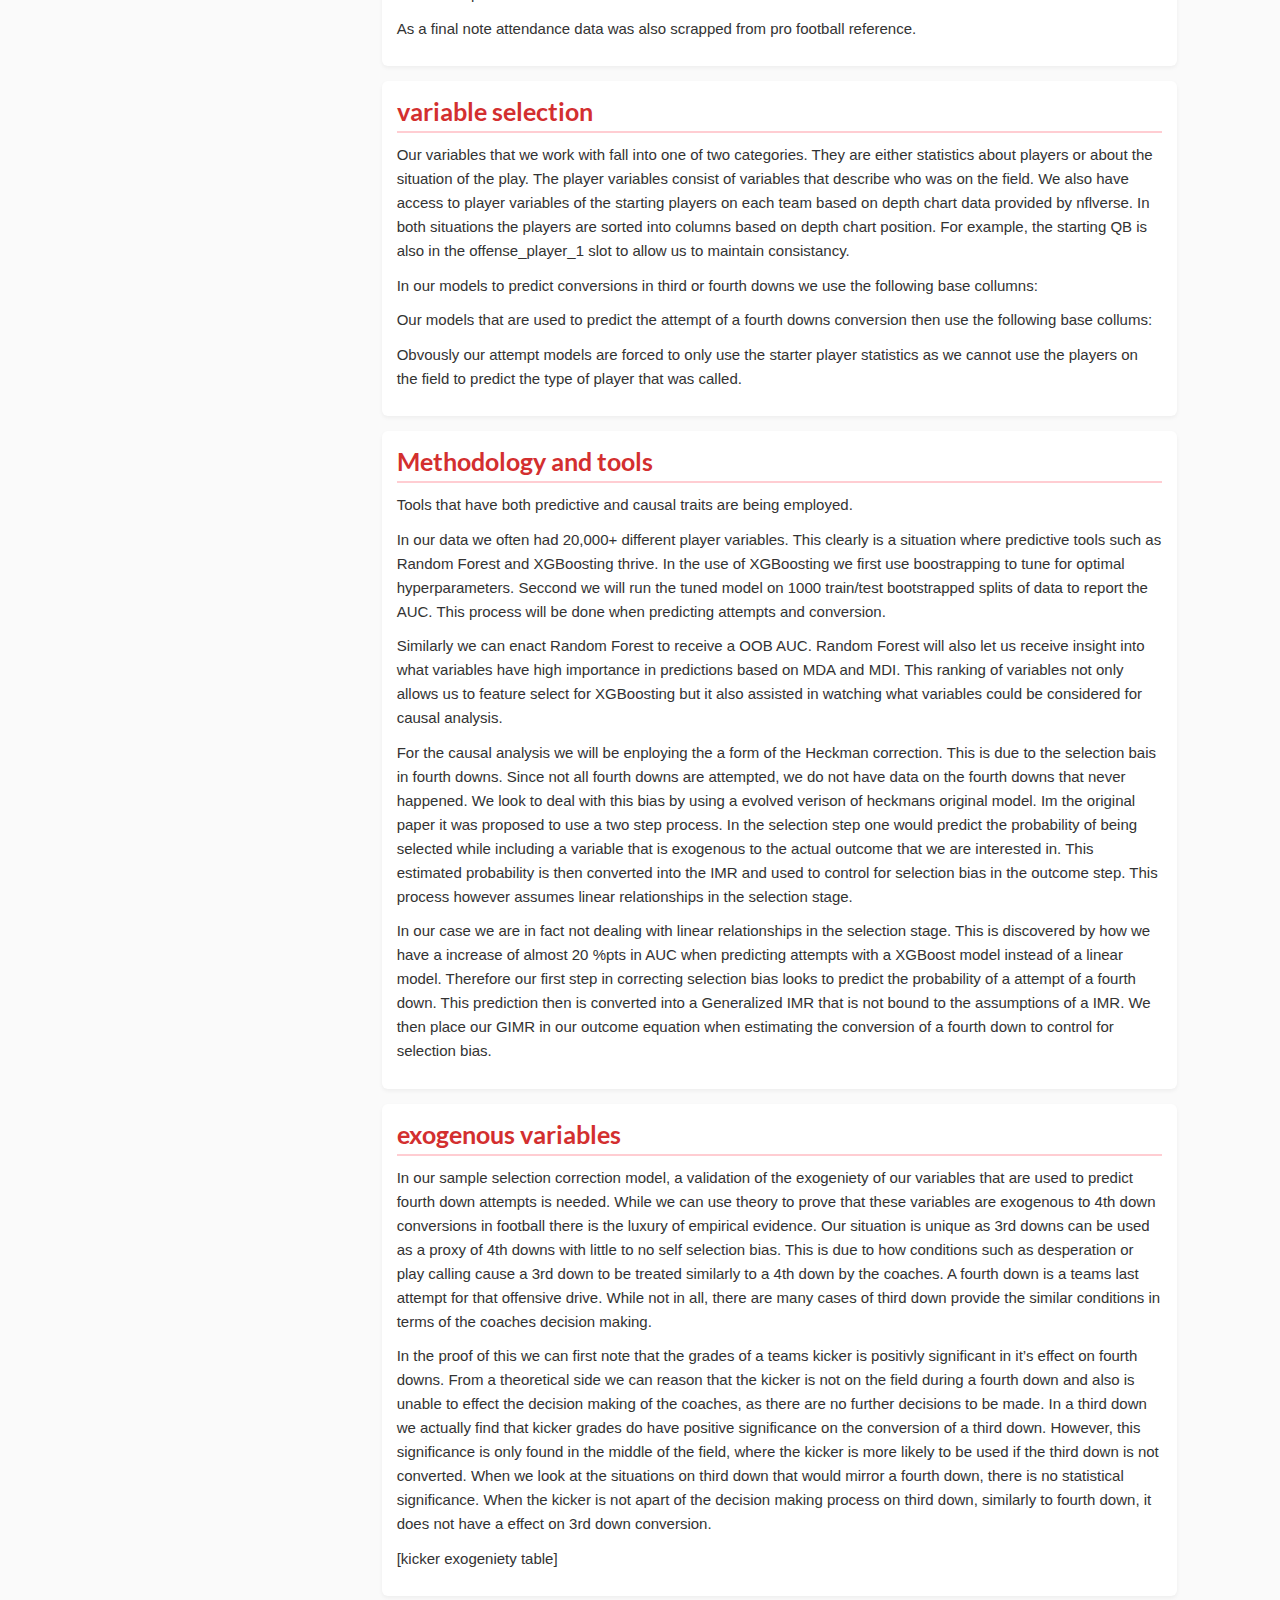
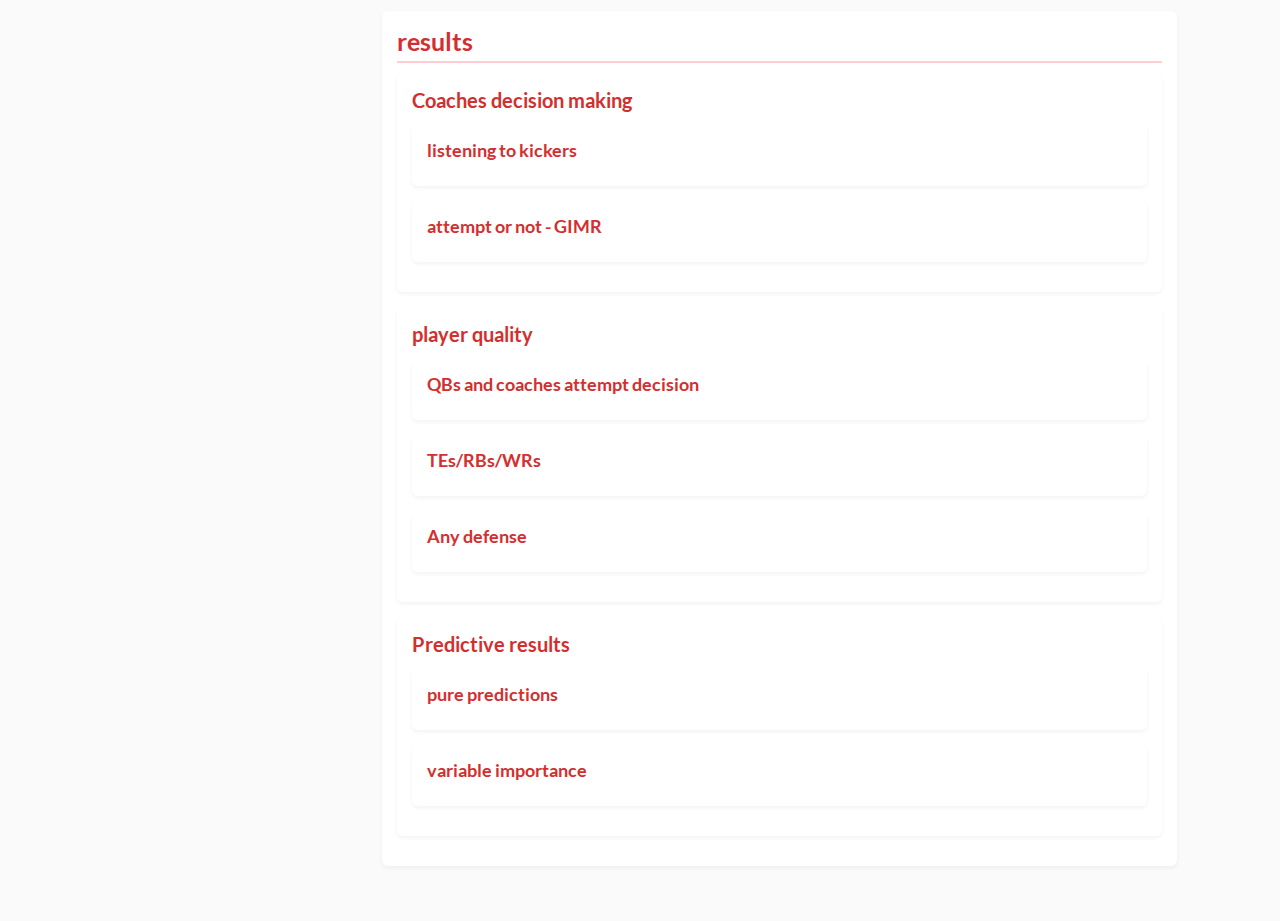
<file: docs/Writing.html>
<!DOCTYPE html>

<html>

<head>

<meta charset="utf-8" />
<meta name="generator" content="pandoc" />
<meta http-equiv="X-UA-Compatible" content="IE=EDGE" />




<title>Writing</title>

<script src="site_libs/header-attrs-2.29/header-attrs.js"></script>
<script src="site_libs/jquery-3.6.0/jquery-3.6.0.min.js"></script>
<meta name="viewport" content="width=device-width, initial-scale=1" />
<link href="site_libs/bootstrap-3.3.5/css/flatly.min.css" rel="stylesheet" />
<script src="site_libs/bootstrap-3.3.5/js/bootstrap.min.js"></script>
<script src="site_libs/bootstrap-3.3.5/shim/html5shiv.min.js"></script>
<script src="site_libs/bootstrap-3.3.5/shim/respond.min.js"></script>
<style>h1 {font-size: 34px;}
       h1.title {font-size: 38px;}
       h2 {font-size: 30px;}
       h3 {font-size: 24px;}
       h4 {font-size: 18px;}
       h5 {font-size: 16px;}
       h6 {font-size: 12px;}
       code {color: inherit; background-color: rgba(0, 0, 0, 0.04);}
       pre:not([class]) { background-color: white }</style>
<script src="site_libs/jqueryui-1.13.2/jquery-ui.min.js"></script>
<link href="site_libs/tocify-1.9.1/jquery.tocify.css" rel="stylesheet" />
<script src="site_libs/tocify-1.9.1/jquery.tocify.js"></script>
<script src="site_libs/navigation-1.1/tabsets.js"></script>
<link href="site_libs/pagedtable-1.1/css/pagedtable.css" rel="stylesheet" />
<script src="site_libs/pagedtable-1.1/js/pagedtable.js"></script>

<style type="text/css">
  code{white-space: pre-wrap;}
  span.smallcaps{font-variant: small-caps;}
  span.underline{text-decoration: underline;}
  div.column{display: inline-block; vertical-align: top; width: 50%;}
  div.hanging-indent{margin-left: 1.5em; text-indent: -1.5em;}
  ul.task-list{list-style: none;}
    </style>







<link rel="stylesheet" href="styles.css" type="text/css" />



<style type = "text/css">
.main-container {
  max-width: 940px;
  margin-left: auto;
  margin-right: auto;
}
img {
  max-width:100%;
}
.tabbed-pane {
  padding-top: 12px;
}
.html-widget {
  margin-bottom: 20px;
}
button.code-folding-btn:focus {
  outline: none;
}
summary {
  display: list-item;
}
details > summary > p:only-child {
  display: inline;
}
pre code {
  padding: 0;
}
</style>


<style type="text/css">
.dropdown-submenu {
  position: relative;
}
.dropdown-submenu>.dropdown-menu {
  top: 0;
  left: 100%;
  margin-top: -6px;
  margin-left: -1px;
  border-radius: 0 6px 6px 6px;
}
.dropdown-submenu:hover>.dropdown-menu {
  display: block;
}
.dropdown-submenu>a:after {
  display: block;
  content: " ";
  float: right;
  width: 0;
  height: 0;
  border-color: transparent;
  border-style: solid;
  border-width: 5px 0 5px 5px;
  border-left-color: #cccccc;
  margin-top: 5px;
  margin-right: -10px;
}
.dropdown-submenu:hover>a:after {
  border-left-color: #adb5bd;
}
.dropdown-submenu.pull-left {
  float: none;
}
.dropdown-submenu.pull-left>.dropdown-menu {
  left: -100%;
  margin-left: 10px;
  border-radius: 6px 0 6px 6px;
}
</style>

<script type="text/javascript">
// manage active state of menu based on current page
$(document).ready(function () {
  // active menu anchor
  href = window.location.pathname
  href = href.substr(href.lastIndexOf('/') + 1)
  if (href === "")
    href = "index.html";
  var menuAnchor = $('a[href="' + href + '"]');

  // mark the anchor link active (and if it's in a dropdown, also mark that active)
  var dropdown = menuAnchor.closest('li.dropdown');
  if (window.bootstrap) { // Bootstrap 4+
    menuAnchor.addClass('active');
    dropdown.find('> .dropdown-toggle').addClass('active');
  } else { // Bootstrap 3
    menuAnchor.parent().addClass('active');
    dropdown.addClass('active');
  }

  // Navbar adjustments
  var navHeight = $(".navbar").first().height() + 15;
  var style = document.createElement('style');
  var pt = "padding-top: " + navHeight + "px; ";
  var mt = "margin-top: -" + navHeight + "px; ";
  var css = "";
  // offset scroll position for anchor links (for fixed navbar)
  for (var i = 1; i <= 6; i++) {
    css += ".section h" + i + "{ " + pt + mt + "}\n";
  }
  style.innerHTML = "body {" + pt + "padding-bottom: 40px; }\n" + css;
  document.head.appendChild(style);
});
</script>

<!-- tabsets -->

<style type="text/css">
.tabset-dropdown > .nav-tabs {
  display: inline-table;
  max-height: 500px;
  min-height: 44px;
  overflow-y: auto;
  border: 1px solid #ddd;
  border-radius: 4px;
}

.tabset-dropdown > .nav-tabs > li.active:before, .tabset-dropdown > .nav-tabs.nav-tabs-open:before {
  content: "\e259";
  font-family: 'Glyphicons Halflings';
  display: inline-block;
  padding: 10px;
  border-right: 1px solid #ddd;
}

.tabset-dropdown > .nav-tabs.nav-tabs-open > li.active:before {
  content: "\e258";
  font-family: 'Glyphicons Halflings';
  border: none;
}

.tabset-dropdown > .nav-tabs > li.active {
  display: block;
}

.tabset-dropdown > .nav-tabs > li > a,
.tabset-dropdown > .nav-tabs > li > a:focus,
.tabset-dropdown > .nav-tabs > li > a:hover {
  border: none;
  display: inline-block;
  border-radius: 4px;
  background-color: transparent;
}

.tabset-dropdown > .nav-tabs.nav-tabs-open > li {
  display: block;
  float: none;
}

.tabset-dropdown > .nav-tabs > li {
  display: none;
}
</style>

<!-- code folding -->



<style type="text/css">

#TOC {
  margin: 25px 0px 20px 0px;
}
@media (max-width: 768px) {
#TOC {
  position: relative;
  width: 100%;
}
}

@media print {
.toc-content {
  /* see https://github.com/w3c/csswg-drafts/issues/4434 */
  float: right;
}
}

.toc-content {
  padding-left: 30px;
  padding-right: 40px;
}

div.main-container {
  max-width: 1200px;
}

div.tocify {
  width: 20%;
  max-width: 260px;
  max-height: 85%;
}

@media (min-width: 768px) and (max-width: 991px) {
  div.tocify {
    width: 25%;
  }
}

@media (max-width: 767px) {
  div.tocify {
    width: 100%;
    max-width: none;
  }
}

.tocify ul, .tocify li {
  line-height: 20px;
}

.tocify-subheader .tocify-item {
  font-size: 0.90em;
}

.tocify .list-group-item {
  border-radius: 0px;
}

.tocify-subheader {
  display: inline;
}
.tocify-subheader .tocify-item {
  font-size: 0.95em;
}

</style>



</head>

<body>


<div class="container-fluid main-container">


<!-- setup 3col/9col grid for toc_float and main content  -->
<div class="row">
<div class="col-xs-12 col-sm-4 col-md-3">
<div id="TOC" class="tocify">
</div>
</div>

<div class="toc-content col-xs-12 col-sm-8 col-md-9">




<div class="navbar navbar-default  navbar-fixed-top" role="navigation">
  <div class="container">
    <div class="navbar-header">
      <button type="button" class="navbar-toggle collapsed" data-toggle="collapse" data-bs-toggle="collapse" data-target="#navbar" data-bs-target="#navbar">
        <span class="icon-bar"></span>
        <span class="icon-bar"></span>
        <span class="icon-bar"></span>
      </button>
      <a class="navbar-brand" href="index.html">Simon Raymond</a>
    </div>
    <div id="navbar" class="navbar-collapse collapse">
      <ul class="nav navbar-nav">
        <li>
  <a href="index.html">Home</a>
</li>
<li>
  <a href="heckman.html">Heckman Selection</a>
</li>
<li>
  <a href="thirddown.html">Third Down Analysis</a>
</li>
<li>
  <a href="attempt_ols.html">Attempts OLS</a>
</li>
<li>
  <a href="robustness_checks.html">Robustness Checks</a>
</li>
<li>
  <a href="Writing.html">Writing</a>
</li>
<li>
  <a href="kicker_exogenous.html">Proof of Exogeniety</a>
</li>
      </ul>
      <ul class="nav navbar-nav navbar-right">
        
      </ul>
    </div><!--/.nav-collapse -->
  </div><!--/.container -->
</div><!--/.navbar -->

<div id="header">



<h1 class="title toc-ignore">Writing</h1>

</div>


<div id="context" class="section level1">
<h1>context</h1>
<p>The National Football League is a multi-billion dollar industry that
has seen rapid growth within the American and International. This growth
has placed more and more importance on the performance of NFL teams as
they fight to win games to increase the popularity of their team as
Davis and End (2010) argue that successful NFL franchises have
measurable economic impacts on their local areas. This revelation has
given rise to a age of data analytics in the NFL as teams seek to gain
competitive advantages over their rivals. This had led GMs and coaches
to explore different avenues of strategies.</p>
<p>In the NFL, a team’s offensive possession is structured around a
series of four “downs” where they attempt to advance the ball at least
10 yards to earn a new set of downs and maintain possession. When a team
reaches fourth down without achieving the needed yardage, they face a
pivotal decision. Teams typically choose between three options: punt the
ball to establish favorable field position for their defense, attempt a
field goal if within reasonable range (worth 3 points), or “go for it”
by running an offensive play to try and gain the required yardage. For
many years in the NFL there seemed to be a consistent standard that when
faced with a fourth down your team will kick a field goal or punt the
ball for better field position. The only exception being the dying
moments in a game when teams are desperate for a miracle.</p>
<p>In American Football many teams have shifted to being more aggresive
on fourth down. Most famously are the Detroit Lions. Since the arrival
of their current head coach Dan Campbell, the lions adopted a aggressive
strategy to match their aggressive “biting off knee caps” mentality
(Birkett, 2023). While the lions have seen success for the first time in
years, they have also been criticized for their aggressive play calling.
This was highlighted in the 2023-24 playoff divisional round game in
which the Lions failed a fourth down attempt that was painted as
unnecessary (Sporting News, 2024). After this mid-game failure there
seemed to be a shift in momentum and the lions lost the game.</p>
</div>
<div id="glimpse-of-results" class="section level1">
<h1>glimpse of results</h1>
</div>
<div id="research-problem" class="section level1">
<h1>research problem</h1>
<p>A result like this causes one ask the question “Did the Lions make
the right call?”. This question seems to be getting answered as “yes” by
the current literature. However, we need to know if different teams
should “go-for-it” or not “go-for-it” depending on their situation and
team make up. For example, it could be argued that the lions should have
attempted the crucial fourth down in the 2023-24 playoff divisional
round game. However, if the Panthers (which were a significantly worse
team) were is that situation it could be argued that they should not
have been as aggressive. This is because the panthers could have had a
worse chance of being able to convert on fourth down.</p>
<p>On top of this, we must be weary of any recommendation that is given
to a head coach. The truth is that we are not on the field, in the
locker rooms, or in team meeting. This means coaches may know more then
us in certain game time decision. We must approach this topic with the
idea of being more practical and clear to coaches. If we are simply
pointing our algorithms and giving black-box predictions we lose all
credibility as one would be oblivous to the true depth of decision
making in the NFL.</p>
</div>
<div id="research-question" class="section level1">
<h1>research question</h1>
<p>This leads us to have a need to answer some key questions about
fourth downs in the NFL. First, are coaches in the NFL actually better
are making these decision then analysts? Second, is what key variables
about players have predictive power in fourth down attempts? In other
words, are there players that are more important in fourth down
situations when compared to other situations. Finally, do these key
variables about players have a causal effect on the outcome of fourth
down attempts? Answering these questions will allow coaches to look for
key signals in fourth down situations and to know which players to start
on that fourth down if it is decided to attempt. This also can be
applied in discovering specialty players that are overlooked due to poor
performances in situations that are not similar to fourth down.</p>
</div>
<div id="liturature-review" class="section level1">
<h1>liturature review</h1>
<p>Much discourse revolves around the idea that NFL coaches are acting
overly averse to risk, which is lowering their expected wins. Romer
(2006) found that teams had begun to move towards a more conservative or
safe strategy in the NFL. He argues that teams value successful gambles
more then the expected win percentage in a game. He theorizes that the
poor decision making is either due to risk aversion or it is due to poor
information.</p>
<p>To further this point using matching analysis, Yam and Lopez (2018)
quantified this conservative decision-making, finding that teams could
gain approximately 0.4 wins per year by being more aggressive on fourth
downs.</p>
<p>Goff and Locke (2019) found when revisiting Romer’s framework that
Romer’s core findings are still held to be true. However, they argue
that overly conservative calls are not due to poor decision making.
Instead they point to risk aversion as they estimate that coaches are
willing to give up two-thirds of a expected point to avoid the
uncertainty of fourth down attempts.</p>
<p>On top of this, there seems to be evidence that coaches are more
cautious when their job is on the line. Owens and Roach (2018) found
that in the NCAA coaches are relatively more conservative when they are
more likely to be fired. At the same time they found when a coach was
likely to be promoted they behave more aggressive then normal.</p>
<p>If a team feels to be “on fire” should they be more aggressive since
they feel they have momentum? A important area of literature is the
fallacy of the “hot hand”. The hot hand is a cognitive bias that leads
people to believe that a person who has a successful outcome is more
likely to have a successful outcome in future attempts. Gilovich et
al. (1985) investigated the “hot hand” and “shooting streaks” in
basketball. They found that both players and fans believed in the
fallacy despite shots being independent of each other. Losak et
al. (2023) similarly discovered that fantasy baseball users gravitated
towards “hot” players. At the same time they were unable to identify a
viable hot hand strategy in DraftKings DFS baseball.</p>
<p>Despite these common findings in other sports there does seem to be
some evidence of momentum existing in the NFL. Roebber et al.(2022,
p. 2) defined momentum in the NFL as “the sustained increase in win
probability by a single team over the course of at least 2 successive
changes in possession”. With this definition, they found that streaks of
win probability in football are non-random and are in fact predictable
with Artificial Neural Network Models.</p>
<p>Lehman &amp; Hahn (2013) looked to identify momentum across and
within games in the NFL. Within-period momentum was found to encourage
teams to take more risks. Negative within-period momentum was in turn
found to encourage teams to take less risks. It was also discovered that
across-period momentum has an effect only until a within-period momentum
was established in a game</p>
</div>
<div id="gap-in-the-research" class="section level1">
<h1>gap in the research</h1>
<p>A gap in the current research is caused by the lack in quality data.
Currently we observe many studies include team-aggregated grades or
summary statistics about teams that are playing against each other.
While some situations can allow this, our non-parametric models will be
able to handle data with thousands of different variables. To take
advantage of this, we will have information about every single player
that is on the field when the ball is snapped. This will allow us to
have better prediction power then previous researchers. These
non-parametric models will also allow us to discover key player specific
variables that can allow for further causal inference with specific
on-field positions.</p>
</div>
<div id="roadmap" class="section level1">
<h1>roadmap</h1>
</div>
<div id="data-sources" class="section level1">
<h1>data sources</h1>
<p>Our data was pulled from two main sources.</p>
<p>As a base the nflverse package provided in R gave us play by play
data for the years of 2017 to 2023. This includes basic game information
and the IDs of players that participated each play. The reason for our
cutoff of 2017 is due to the NFL only putting tracking chips in players
jerseys as of the 2016 season. The 2016 season however still had many
inconsistencies which leads us to drop the year.</p>
<p>The key part then is the merging of Pro Football Focus’s aggregated
weekly data. The statistics are downloaded as premium player reports on
a weekly bases and then aggrigated to time lengths of 2 weeks, 12 weeks
and 3 years. These time length have been arbitrarly picked which leaves
room for future research. It was found that the 12 week timeframe better
captured the significance and value of players. This is due to the 2
week timeframe struggling with noise while the 3 year timeframe is not
sensitive enough to emerging or aging players.</p>
<p>Players from the PFF data set where merged into our base play by play
data set based on a 12 step algorithm that matched ids accross the twos
sources. The steps included pre-match ids, and then players matched on
names, teams and positions.</p>
<p>As a final note attendance data was also scrapped from pro football
reference.</p>
</div>
<div id="variable-selection" class="section level1">
<h1>variable selection</h1>
<p>Our variables that we work with fall into one of two categories. They
are either statistics about players or about the situation of the play.
The player variables consist of variables that describe who was on the
field. We also have access to player variables of the starting players
on each team based on depth chart data provided by nflverse. In both
situations the players are sorted into columns based on depth chart
position. For example, the starting QB is also in the offense_player_1
slot to allow us to maintain consistancy.</p>
<p>In our models to predict conversions in third or fourth downs we use
the following base collumns:</p>
<p>Our models that are used to predict the attempt of a fourth downs
conversion then use the following base collums:</p>
<p>Obvously our attempt models are forced to only use the starter player
statistics as we cannot use the players on the field to predict the type
of player that was called.</p>
</div>
<div id="methodology-and-tools" class="section level1">
<h1>Methodology and tools</h1>
<p>Tools that have both predictive and causal traits are being
employed.</p>
<p>In our data we often had 20,000+ different player variables. This
clearly is a situation where predictive tools such as Random Forest and
XGBoosting thrive. In the use of XGBoosting we first use boostrapping to
tune for optimal hyperparameters. Seccond we will run the tuned model on
1000 train/test bootstrapped splits of data to report the AUC. This
process will be done when predicting attempts and conversion.</p>
<p>Similarly we can enact Random Forest to receive a OOB AUC. Random
Forest will also let us receive insight into what variables have high
importance in predictions based on MDA and MDI. This ranking of
variables not only allows us to feature select for XGBoosting but it
also assisted in watching what variables could be considered for causal
analysis.</p>
<p>For the causal analysis we will be enploying the a form of the
Heckman correction. This is due to the selection bais in fourth downs.
Since not all fourth downs are attempted, we do not have data on the
fourth downs that never happened. We look to deal with this bias by
using a evolved verison of heckmans original model. Im the original
paper it was proposed to use a two step process. In the selection step
one would predict the probability of being selected while including a
variable that is exogenous to the actual outcome that we are interested
in. This estimated probability is then converted into the IMR and used
to control for selection bias in the outcome step. This process however
assumes linear relationships in the selection stage.</p>
<p>In our case we are in fact not dealing with linear relationships in
the selection stage. This is discovered by how we have a increase of
almost 20 %pts in AUC when predicting attempts with a XGBoost model
instead of a linear model. Therefore our first step in correcting
selection bias looks to predict the probability of a attempt of a fourth
down. This prediction then is converted into a Generalized IMR that is
not bound to the assumptions of a IMR. We then place our GIMR in our
outcome equation when estimating the conversion of a fourth down to
control for selection bias.</p>
</div>
<div id="exogenous-variables" class="section level1">
<h1>exogenous variables</h1>
<p>In our sample selection correction model, a validation of the
exogeniety of our variables that are used to predict fourth down
attempts is needed. While we can use theory to prove that these
variables are exogenous to 4th down conversions in football there is the
luxury of empirical evidence. Our situation is unique as 3rd downs can
be used as a proxy of 4th downs with little to no self selection bias.
This is due to how conditions such as desperation or play calling cause
a 3rd down to be treated similarly to a 4th down by the coaches. A
fourth down is a teams last attempt for that offensive drive. While not
in all, there are many cases of third down provide the similar
conditions in terms of the coaches decision making.</p>
<p>In the proof of this we can first note that the grades of a teams
kicker is positivly significant in it’s effect on fourth downs. From a
theoretical side we can reason that the kicker is not on the field
during a fourth down and also is unable to effect the decision making of
the coaches, as there are no further decisions to be made. In a third
down we actually find that kicker grades do have positive significance
on the conversion of a third down. However, this significance is only
found in the middle of the field, where the kicker is more likely to be
used if the third down is not converted. When we look at the situations
on third down that would mirror a fourth down, there is no statistical
significance. When the kicker is not apart of the decision making
process on third down, similarly to fourth down, it does not have a
effect on 3rd down conversion.</p>
<p>[kicker exogeniety table]</p>
</div>
<div id="results" class="section level1">
<h1>results</h1>
<div id="coaches-decision-making" class="section level2">
<h2>Coaches decision making</h2>
<div id="listening-to-kickers" class="section level3">
<h3>listening to kickers</h3>
</div>
<div id="attempt-or-not---gimr" class="section level3">
<h3>attempt or not - GIMR</h3>
</div>
</div>
<div id="player-quality" class="section level2">
<h2>player quality</h2>
<div id="qbs-and-coaches-attempt-decision" class="section level3">
<h3>QBs and coaches attempt decision</h3>
</div>
<div id="tesrbswrs" class="section level3">
<h3>TEs/RBs/WRs</h3>
</div>
<div id="any-defense" class="section level3">
<h3>Any defense</h3>
</div>
</div>
<div id="predictive-results" class="section level2">
<h2>Predictive results</h2>
<div id="pure-predictions" class="section level3">
<h3>pure predictions</h3>
</div>
<div id="variable-importance" class="section level3">
<h3>variable importance</h3>
</div>
</div>
</div>



</div>
</div>

</div>

<script>

// add bootstrap table styles to pandoc tables
function bootstrapStylePandocTables() {
  $('tr.odd').parent('tbody').parent('table').addClass('table table-condensed');
}
$(document).ready(function () {
  bootstrapStylePandocTables();
});


</script>

<!-- tabsets -->

<script>
$(document).ready(function () {
  window.buildTabsets("TOC");
});

$(document).ready(function () {
  $('.tabset-dropdown > .nav-tabs > li').click(function () {
    $(this).parent().toggleClass('nav-tabs-open');
  });
});
</script>

<!-- code folding -->

<script>
$(document).ready(function ()  {

    // temporarily add toc-ignore selector to headers for the consistency with Pandoc
    $('.unlisted.unnumbered').addClass('toc-ignore')

    // move toc-ignore selectors from section div to header
    $('div.section.toc-ignore')
        .removeClass('toc-ignore')
        .children('h1,h2,h3,h4,h5').addClass('toc-ignore');

    // establish options
    var options = {
      selectors: "h1,h2,h3",
      theme: "bootstrap3",
      context: '.toc-content',
      hashGenerator: function (text) {
        return text.replace(/[.\\/?&!#<>]/g, '').replace(/\s/g, '_');
      },
      ignoreSelector: ".toc-ignore",
      scrollTo: 0
    };
    options.showAndHide = false;
    options.smoothScroll = true;

    // tocify
    var toc = $("#TOC").tocify(options).data("toc-tocify");
});
</script>

<!-- dynamically load mathjax for compatibility with self-contained -->
<script>
  (function () {
    var script = document.createElement("script");
    script.type = "text/javascript";
    script.src  = "https://mathjax.rstudio.com/latest/MathJax.js?config=TeX-AMS-MML_HTMLorMML";
    document.getElementsByTagName("head")[0].appendChild(script);
  })();
</script>

</body>
</html>
</file>
<file: docs/site_libs/pagedtable-1.1/css/pagedtable.css>
.pagedtable {
  overflow: auto;
  padding-left: 8px;
  padding-right: 8px;
}

.pagedtable-wrapper {
  border: 1px solid #ccc;
  border-radius: 4px;
  margin-bottom: 10px;
}

.pagedtable table {
  width: 100%;
  max-width: 100%;
  margin: 0;
}

.pagedtable th {
  padding: 0 5px 0 5px;
  border: none;
  border-bottom: 2px solid #dddddd;

  min-width: 45px;
}

.pagedtable-empty th {
  display: none;
}

.pagedtable td {
  padding: 0 4px 0 4px;
}

.pagedtable .even {
  background-color: rgba(140, 140, 140, 0.1);
}

.pagedtable-padding-col {
  display: none;
}

.pagedtable a {
  -webkit-touch-callout: none;
  -webkit-user-select: none;
  -khtml-user-select: none;
  -moz-user-select: none;
  -ms-user-select: none;
  user-select: none;
}

.pagedtable-index-nav {
  cursor: pointer;
  padding: 0 5px 0 5px;
  float: right;
  border: 0;
}

.pagedtable-index-nav-disabled {
  cursor: default;
  text-decoration: none;
  color: #999;
}

a.pagedtable-index-nav-disabled:hover {
  text-decoration: none;
  color: #999;
}

.pagedtable-indexes {
  cursor: pointer;
  float: right;
  border: 0;
}

.pagedtable-index-current {
  cursor: default;
  text-decoration: none;
  font-weight: bold;
  color: #333;
  border: 0;
}

a.pagedtable-index-current:hover {
  text-decoration: none;
  font-weight: bold;
  color: #333;
}

.pagedtable-index {
  width: 30px;
  display: inline-block;
  text-align: center;
  border: 0;
}

.pagedtable-index-separator-left {
  display: inline-block;
  color: #333;
  font-size: 9px;
  padding: 0 0 0 0;
  cursor: default;
}

.pagedtable-index-separator-right {
  display: inline-block;
  color: #333;
  font-size: 9px;
  padding: 0 4px 0 0;
  cursor: default;
}

.pagedtable-footer {
  padding-top: 4px;
  padding-bottom: 5px;
}

.pagedtable-not-empty .pagedtable-footer {
  border-top: 2px solid #dddddd;
}

.pagedtable-info {
  overflow: hidden;
  color: #999;
  white-space: nowrap;
  text-overflow: ellipsis;
}

.pagedtable-header-name {
  overflow: hidden;
  text-overflow: ellipsis;
}

.pagedtable-header-type {
  color: #999;
  font-weight: 400;
}

.pagedtable-na-cell {
  font-style: italic;
  opacity: 0.3;
}
</file>
<file: docs/styles.css>
/* Modern Red Theme Colors */
:root {
    --primary: #D32F2F;      /* Deep red */
    --primary-light: #F44336; /* Medium red */
    --primary-dark: #B71C1C;  /* Dark red */
    --accent: #FFCDD2;       /* Light red */
    --success: #C62828;      /* Bright red */
    --white: #ffffff;
    --gray-50: #fafafa;
    --gray-100: #f5f5f5;
    --gray-200: #eeeeee;
    --gray-300: #e0e0e0;
    --body-text: #333333;
    --shadow-sm: 0 2px 4px rgba(0,0,0,0.05);
    --shadow-md: 0 4px 8px rgba(0,0,0,0.1);
    --shadow-lg: 0 8px 16px rgba(0,0,0,0.1);
    --transition-standard: all 0.2s ease-in-out;
    --border-radius: 6px;
}

/* Base Typography and Layout */
body {
    font-family: -apple-system, BlinkMacSystemFont, "Segoe UI", Roboto, Oxygen-Sans, Ubuntu, Cantarell, "Helvetica Neue", sans-serif;
    line-height: 1.6;
    color: var(--body-text);
    margin: 0;
    padding-top: 70px;
    background: var(--gray-50);
    -webkit-font-smoothing: antialiased;
    -moz-osx-font-smoothing: grayscale;
}

.main-container {
    max-width: 1600px;
    margin: 0 auto;
    padding: 0 max(20px, 3vw);
}

/* Simplified Navigation */
.navbar {
    background: var(--primary);
    position: fixed;
    top: 0;
    width: 100%;
    z-index: 1000;
    box-shadow: var(--shadow-md);
    padding: 0 max(20px, 5vw);
    height: 64px;
    display: flex;
    align-items: center;
}

.navbar-nav {
    display: flex;
    gap: 1rem;
    list-style: none;
    padding: 0;
    margin: 0;
    height: 64px;
    align-items: center;
}

.navbar-brand {
    color: var(--white);
    font-size: 1.2rem;
    font-weight: 600;
    text-decoration: none;
    padding: 0 1rem;
    letter-spacing: 0.03em;
}

.nav-link {
    color: var(--white) !important;
    text-decoration: none;
    padding: 0.5rem 1rem;
    border-radius: var(--border-radius);
    transition: var(--transition-standard);
    font-weight: 500;
    font-size: 0.9rem;
    display: flex;
    align-items: center;
    height: 2.5rem;
}

.nav-link:hover {
    background: rgba(255, 255, 255, 0.15);
}

.nav-link.active {
    background: var(--primary-dark);
    color: var(--white) !important;
}

/* Clean Typography */
h1, h2, h3, h4, h5, h6 {
    color: var(--primary-dark);
    font-weight: 700;
    line-height: 1.2;
    margin: 2rem 0 1rem;
}

h1 { 
    font-size: 2.5rem;
    color: var(--primary);
    padding-bottom: 0.5rem;
    border-bottom: 2px solid var(--accent);
}

h2 { 
    font-size: 2rem;
    color: var(--primary);
    padding-bottom: 0.3rem;
}

h3 { 
    font-size: 1.75rem;
    color: var(--primary);
}

h4 { 
    font-size: 1.4rem;
    color: var(--primary-dark);
}

/* Simplified Table of Contents */
#TOC {
    position: fixed;
    left: 0;
    top: 64px;
    width: 260px;
    height: calc(100vh - 64px);
    overflow-y: auto;
    background: var(--white);
    padding: 1.5rem;
    border-right: 1px solid var(--gray-200);
    z-index: 100;
}

#TOC ul {
    list-style: none;
    padding: 0;
    margin: 0;
}

#TOC ul li {
    margin: 0.4rem 0;
}

#TOC ul li a {
    color: var(--body-text);
    text-decoration: none;
    display: block;
    padding: 0.4rem 0.75rem;
    border-radius: var(--border-radius);
    transition: var(--transition-standard);
    font-size: 0.875rem;
}

#TOC ul li a:hover {
    background: var(--gray-100);
    color: var(--primary);
}

#TOC ul li a.active {
    background: var(--primary);
    color: var(--white);
    font-weight: 500;
}

/* Clean Code Blocks */
pre {
    background: var(--gray-50);
    padding: 1.5rem;
    border-radius: var(--border-radius);
    overflow-x: auto;
    border: 1px solid var(--gray-200);
    margin: 1.5rem 0;
    box-shadow: var(--shadow-sm);
    max-width: 100%;
}

code {
    font-family: 'JetBrains Mono', 'Monaco', monospace;
    font-size: 0.9rem;
    color: var(--primary-dark);
    tab-size: 4;
}

/* Clean Tables */
table {
    width: 100%;
    border-collapse: separate;
    border-spacing: 0;
    margin: 1.5rem 0;
    background: var(--white);
    box-shadow: var(--shadow-sm);
    border-radius: var(--border-radius);
    overflow: hidden;
}

th {
    background: var(--primary);
    color: var(--white);
    font-weight: 500;
    text-align: left;
    padding: 0.8rem 1.2rem;
    font-size: 0.9rem;
    border-bottom: 2px solid var(--primary-dark);
}

td {
    padding: 0.8rem 1.2rem;
    border-bottom: 1px solid var(--gray-200);
    font-size: 0.9rem;
}

tr:last-child td {
    border-bottom: none;
}

tr:hover {
    background: var(--gray-50);
}

/* Images */
img, .plot-container {
    max-width: 100%;
    height: auto;
    margin: 1.5rem 0;
    border-radius: var(--border-radius);
    box-shadow: var(--shadow-sm);
}

/* Buttons */
.btn-code-copy {
    background: var(--primary);
    color: var(--white);
    border: none;
    padding: 0.4rem 1rem;
    border-radius: var(--border-radius);
    cursor: pointer;
    margin: 0.4rem;
    font-size: 0.85rem;
    font-weight: 500;
    transition: var(--transition-standard);
}

.btn-code-copy:hover {
    background: var(--primary-dark);
}

/* Section Content */
.section {
    background: var(--white);
    padding: 1.5rem;
    border-radius: var(--border-radius);
    box-shadow: var(--shadow-sm);
    margin-bottom: 1.5rem;
}

/* Links */
a {
    color: var(--primary);
    transition: var(--transition-standard);
}

a:hover {
    color: var(--primary-dark);
    text-decoration: none;
}

/* Responsive Design */
@media (max-width: 1024px) {
    .section {
        margin-left: 0;
    }
    
    #TOC {
        display: none;
    }
}

@media (max-width: 768px) {
    .navbar-nav {
        gap: 0.3rem;
    }
    
    .nav-link {
        padding: 0.375rem 0.75rem;
        font-size: 0.8rem;
    }
    
    h1 { font-size: 2rem; }
    h2 { font-size: 1.7rem; }
    h3 { font-size: 1.4rem; }
    h4 { font-size: 1.2rem; }
}

/* Print Styles */
@media print {
    .navbar, #TOC, .btn-code-copy {
        display: none;
    }
    
    body {
        padding-top: 0;
    }
    
    .section {
        margin-left: 0;
        box-shadow: none;
    }
    
    pre {
        border: 1px solid var(--gray-200);
        white-space: pre-wrap;
    }
    
    table {
        box-shadow: none;
        border: 1px solid var(--gray-200);
    }
}
</file>
<file: docs/site_libs/bootstrap-3.3.5/css/flatly.min.css>
@font-face {
  font-family: 'Lato';
  font-style: normal;
  font-weight: 400;
  src: url(fonts/Lato.ttf) format('truetype');
}
@font-face {
  font-family: 'Lato';
  font-style: normal;
  font-weight: 700;
  src: url(fonts/LatoBold.ttf) format('truetype');
}
@font-face {
  font-family: 'Lato';
  font-style: italic;
  font-weight: 400;
  src: url(fonts/LatoItalic.ttf) format('truetype');
}

/*!
 * bootswatch v3.3.6
 * Homepage: http://bootswatch.com
 * Copyright 2012-2015 Thomas Park
 * Licensed under MIT
 * Based on Bootstrap
*//*!
 * Bootstrap v3.3.6 (http://getbootstrap.com)
 * Copyright 2011-2015 Twitter, Inc.
 * Licensed under MIT (https://github.com/twbs/bootstrap/blob/master/LICENSE)
 *//*! normalize.css v3.0.3 | MIT License | github.com/necolas/normalize.css */html{font-family:sans-serif;-ms-text-size-adjust:100%;-webkit-text-size-adjust:100%}body{margin:0}article,aside,details,figcaption,figure,footer,header,hgroup,main,menu,nav,section,summary{display:block}audio,canvas,progress,video{display:inline-block;vertical-align:baseline}audio:not([controls]){display:none;height:0}[hidden],template{display:none}a{background-color:transparent}a:active,a:hover{outline:0}abbr[title]{border-bottom:1px dotted}b,strong{font-weight:bold}dfn{font-style:italic}h1{font-size:2em;margin:0.67em 0}mark{background:#ff0;color:#000}small{font-size:80%}sub,sup{font-size:75%;line-height:0;position:relative;vertical-align:baseline}sup{top:-0.5em}sub{bottom:-0.25em}img{border:0}svg:not(:root){overflow:hidden}figure{margin:1em 40px}hr{-webkit-box-sizing:content-box;-moz-box-sizing:content-box;box-sizing:content-box;height:0}pre{overflow:auto}code,kbd,pre,samp{font-family:monospace, monospace;font-size:1em}button,input,optgroup,select,textarea{color:inherit;font:inherit;margin:0}button{overflow:visible}button,select{text-transform:none}button,html input[type="button"],input[type="reset"],input[type="submit"]{-webkit-appearance:button;cursor:pointer}button[disabled],html input[disabled]{cursor:default}button::-moz-focus-inner,input::-moz-focus-inner{border:0;padding:0}input{line-height:normal}input[type="checkbox"],input[type="radio"]{-webkit-box-sizing:border-box;-moz-box-sizing:border-box;box-sizing:border-box;padding:0}input[type="number"]::-webkit-inner-spin-button,input[type="number"]::-webkit-outer-spin-button{height:auto}input[type="search"]{-webkit-appearance:textfield;-webkit-box-sizing:content-box;-moz-box-sizing:content-box;box-sizing:content-box}input[type="search"]::-webkit-search-cancel-button,input[type="search"]::-webkit-search-decoration{-webkit-appearance:none}fieldset{border:1px solid #c0c0c0;margin:0 2px;padding:0.35em 0.625em 0.75em}legend{border:0;padding:0}textarea{overflow:auto}optgroup{font-weight:bold}table{border-collapse:collapse;border-spacing:0}td,th{padding:0}/*! Source: https://github.com/h5bp/html5-boilerplate/blob/master/src/css/main.css */@media print{*,*:before,*:after{background:transparent !important;color:#000 !important;-webkit-box-shadow:none !important;box-shadow:none !important;text-shadow:none !important}a,a:visited{text-decoration:underline}a[href]:after{content:" (" attr(href) ")"}abbr[title]:after{content:" (" attr(title) ")"}a[href^="#"]:after,a[href^="javascript:"]:after{content:""}pre,blockquote{border:1px solid #999;page-break-inside:avoid}thead{display:table-header-group}tr,img{page-break-inside:avoid}img{max-width:100% !important}p,h2,h3{orphans:3;widows:3}h2,h3{page-break-after:avoid}.navbar{display:none}.btn>.caret,.dropup>.btn>.caret{border-top-color:#000 !important}.label{border:1px solid #000}.table{border-collapse:collapse !important}.table td,.table th{background-color:#fff !important}.table-bordered th,.table-bordered td{border:1px solid #ddd !important}}@font-face{font-family:'Glyphicons Halflings';src:url('../fonts/glyphicons-halflings-regular.eot');src:url('../fonts/glyphicons-halflings-regular.eot?#iefix') format('embedded-opentype'),url('../fonts/glyphicons-halflings-regular.woff') format('woff'),url('../fonts/glyphicons-halflings-regular.ttf') format('truetype'),url('../fonts/glyphicons-halflings-regular.svg#glyphicons_halflingsregular') format('svg')}.glyphicon{position:relative;top:1px;display:inline-block;font-family:'Glyphicons Halflings';font-style:normal;font-weight:normal;line-height:1;-webkit-font-smoothing:antialiased;-moz-osx-font-smoothing:grayscale}.glyphicon-asterisk:before{content:"\002a"}.glyphicon-plus:before{content:"\002b"}.glyphicon-euro:before,.glyphicon-eur:before{content:"\20ac"}.glyphicon-minus:before{content:"\2212"}.glyphicon-cloud:before{content:"\2601"}.glyphicon-envelope:before{content:"\2709"}.glyphicon-pencil:before{content:"\270f"}.glyphicon-glass:before{content:"\e001"}.glyphicon-music:before{content:"\e002"}.glyphicon-search:before{content:"\e003"}.glyphicon-heart:before{content:"\e005"}.glyphicon-star:before{content:"\e006"}.glyphicon-star-empty:before{content:"\e007"}.glyphicon-user:before{content:"\e008"}.glyphicon-film:before{content:"\e009"}.glyphicon-th-large:before{content:"\e010"}.glyphicon-th:before{content:"\e011"}.glyphicon-th-list:before{content:"\e012"}.glyphicon-ok:before{content:"\e013"}.glyphicon-remove:before{content:"\e014"}.glyphicon-zoom-in:before{content:"\e015"}.glyphicon-zoom-out:before{content:"\e016"}.glyphicon-off:before{content:"\e017"}.glyphicon-signal:before{content:"\e018"}.glyphicon-cog:before{content:"\e019"}.glyphicon-trash:before{content:"\e020"}.glyphicon-home:before{content:"\e021"}.glyphicon-file:before{content:"\e022"}.glyphicon-time:before{content:"\e023"}.glyphicon-road:before{content:"\e024"}.glyphicon-download-alt:before{content:"\e025"}.glyphicon-download:before{content:"\e026"}.glyphicon-upload:before{content:"\e027"}.glyphicon-inbox:before{content:"\e028"}.glyphicon-play-circle:before{content:"\e029"}.glyphicon-repeat:before{content:"\e030"}.glyphicon-refresh:before{content:"\e031"}.glyphicon-list-alt:before{content:"\e032"}.glyphicon-lock:before{content:"\e033"}.glyphicon-flag:before{content:"\e034"}.glyphicon-headphones:before{content:"\e035"}.glyphicon-volume-off:before{content:"\e036"}.glyphicon-volume-down:before{content:"\e037"}.glyphicon-volume-up:before{content:"\e038"}.glyphicon-qrcode:before{content:"\e039"}.glyphicon-barcode:before{content:"\e040"}.glyphicon-tag:before{content:"\e041"}.glyphicon-tags:before{content:"\e042"}.glyphicon-book:before{content:"\e043"}.glyphicon-bookmark:before{content:"\e044"}.glyphicon-print:before{content:"\e045"}.glyphicon-camera:before{content:"\e046"}.glyphicon-font:before{content:"\e047"}.glyphicon-bold:before{content:"\e048"}.glyphicon-italic:before{content:"\e049"}.glyphicon-text-height:before{content:"\e050"}.glyphicon-text-width:before{content:"\e051"}.glyphicon-align-left:before{content:"\e052"}.glyphicon-align-center:before{content:"\e053"}.glyphicon-align-right:before{content:"\e054"}.glyphicon-align-justify:before{content:"\e055"}.glyphicon-list:before{content:"\e056"}.glyphicon-indent-left:before{content:"\e057"}.glyphicon-indent-right:before{content:"\e058"}.glyphicon-facetime-video:before{content:"\e059"}.glyphicon-picture:before{content:"\e060"}.glyphicon-map-marker:before{content:"\e062"}.glyphicon-adjust:before{content:"\e063"}.glyphicon-tint:before{content:"\e064"}.glyphicon-edit:before{content:"\e065"}.glyphicon-share:before{content:"\e066"}.glyphicon-check:before{content:"\e067"}.glyphicon-move:before{content:"\e068"}.glyphicon-step-backward:before{content:"\e069"}.glyphicon-fast-backward:before{content:"\e070"}.glyphicon-backward:before{content:"\e071"}.glyphicon-play:before{content:"\e072"}.glyphicon-pause:before{content:"\e073"}.glyphicon-stop:before{content:"\e074"}.glyphicon-forward:before{content:"\e075"}.glyphicon-fast-forward:before{content:"\e076"}.glyphicon-step-forward:before{content:"\e077"}.glyphicon-eject:before{content:"\e078"}.glyphicon-chevron-left:before{content:"\e079"}.glyphicon-chevron-right:before{content:"\e080"}.glyphicon-plus-sign:before{content:"\e081"}.glyphicon-minus-sign:before{content:"\e082"}.glyphicon-remove-sign:before{content:"\e083"}.glyphicon-ok-sign:before{content:"\e084"}.glyphicon-question-sign:before{content:"\e085"}.glyphicon-info-sign:before{content:"\e086"}.glyphicon-screenshot:before{content:"\e087"}.glyphicon-remove-circle:before{content:"\e088"}.glyphicon-ok-circle:before{content:"\e089"}.glyphicon-ban-circle:before{content:"\e090"}.glyphicon-arrow-left:before{content:"\e091"}.glyphicon-arrow-right:before{content:"\e092"}.glyphicon-arrow-up:before{content:"\e093"}.glyphicon-arrow-down:before{content:"\e094"}.glyphicon-share-alt:before{content:"\e095"}.glyphicon-resize-full:before{content:"\e096"}.glyphicon-resize-small:before{content:"\e097"}.glyphicon-exclamation-sign:before{content:"\e101"}.glyphicon-gift:before{content:"\e102"}.glyphicon-leaf:before{content:"\e103"}.glyphicon-fire:before{content:"\e104"}.glyphicon-eye-open:before{content:"\e105"}.glyphicon-eye-close:before{content:"\e106"}.glyphicon-warning-sign:before{content:"\e107"}.glyphicon-plane:before{content:"\e108"}.glyphicon-calendar:before{content:"\e109"}.glyphicon-random:before{content:"\e110"}.glyphicon-comment:before{content:"\e111"}.glyphicon-magnet:before{content:"\e112"}.glyphicon-chevron-up:before{content:"\e113"}.glyphicon-chevron-down:before{content:"\e114"}.glyphicon-retweet:before{content:"\e115"}.glyphicon-shopping-cart:before{content:"\e116"}.glyphicon-folder-close:before{content:"\e117"}.glyphicon-folder-open:before{content:"\e118"}.glyphicon-resize-vertical:before{content:"\e119"}.glyphicon-resize-horizontal:before{content:"\e120"}.glyphicon-hdd:before{content:"\e121"}.glyphicon-bullhorn:before{content:"\e122"}.glyphicon-bell:before{content:"\e123"}.glyphicon-certificate:before{content:"\e124"}.glyphicon-thumbs-up:before{content:"\e125"}.glyphicon-thumbs-down:before{content:"\e126"}.glyphicon-hand-right:before{content:"\e127"}.glyphicon-hand-left:before{content:"\e128"}.glyphicon-hand-up:before{content:"\e129"}.glyphicon-hand-down:before{content:"\e130"}.glyphicon-circle-arrow-right:before{content:"\e131"}.glyphicon-circle-arrow-left:before{content:"\e132"}.glyphicon-circle-arrow-up:before{content:"\e133"}.glyphicon-circle-arrow-down:before{content:"\e134"}.glyphicon-globe:before{content:"\e135"}.glyphicon-wrench:before{content:"\e136"}.glyphicon-tasks:before{content:"\e137"}.glyphicon-filter:before{content:"\e138"}.glyphicon-briefcase:before{content:"\e139"}.glyphicon-fullscreen:before{content:"\e140"}.glyphicon-dashboard:before{content:"\e141"}.glyphicon-paperclip:before{content:"\e142"}.glyphicon-heart-empty:before{content:"\e143"}.glyphicon-link:before{content:"\e144"}.glyphicon-phone:before{content:"\e145"}.glyphicon-pushpin:before{content:"\e146"}.glyphicon-usd:before{content:"\e148"}.glyphicon-gbp:before{content:"\e149"}.glyphicon-sort:before{content:"\e150"}.glyphicon-sort-by-alphabet:before{content:"\e151"}.glyphicon-sort-by-alphabet-alt:before{content:"\e152"}.glyphicon-sort-by-order:before{content:"\e153"}.glyphicon-sort-by-order-alt:before{content:"\e154"}.glyphicon-sort-by-attributes:before{content:"\e155"}.glyphicon-sort-by-attributes-alt:before{content:"\e156"}.glyphicon-unchecked:before{content:"\e157"}.glyphicon-expand:before{content:"\e158"}.glyphicon-collapse-down:before{content:"\e159"}.glyphicon-collapse-up:before{content:"\e160"}.glyphicon-log-in:before{content:"\e161"}.glyphicon-flash:before{content:"\e162"}.glyphicon-log-out:before{content:"\e163"}.glyphicon-new-window:before{content:"\e164"}.glyphicon-record:before{content:"\e165"}.glyphicon-save:before{content:"\e166"}.glyphicon-open:before{content:"\e167"}.glyphicon-saved:before{content:"\e168"}.glyphicon-import:before{content:"\e169"}.glyphicon-export:before{content:"\e170"}.glyphicon-send:before{content:"\e171"}.glyphicon-floppy-disk:before{content:"\e172"}.glyphicon-floppy-saved:before{content:"\e173"}.glyphicon-floppy-remove:before{content:"\e174"}.glyphicon-floppy-save:before{content:"\e175"}.glyphicon-floppy-open:before{content:"\e176"}.glyphicon-credit-card:before{content:"\e177"}.glyphicon-transfer:before{content:"\e178"}.glyphicon-cutlery:before{content:"\e179"}.glyphicon-header:before{content:"\e180"}.glyphicon-compressed:before{content:"\e181"}.glyphicon-earphone:before{content:"\e182"}.glyphicon-phone-alt:before{content:"\e183"}.glyphicon-tower:before{content:"\e184"}.glyphicon-stats:before{content:"\e185"}.glyphicon-sd-video:before{content:"\e186"}.glyphicon-hd-video:before{content:"\e187"}.glyphicon-subtitles:before{content:"\e188"}.glyphicon-sound-stereo:before{content:"\e189"}.glyphicon-sound-dolby:before{content:"\e190"}.glyphicon-sound-5-1:before{content:"\e191"}.glyphicon-sound-6-1:before{content:"\e192"}.glyphicon-sound-7-1:before{content:"\e193"}.glyphicon-copyright-mark:before{content:"\e194"}.glyphicon-registration-mark:before{content:"\e195"}.glyphicon-cloud-download:before{content:"\e197"}.glyphicon-cloud-upload:before{content:"\e198"}.glyphicon-tree-conifer:before{content:"\e199"}.glyphicon-tree-deciduous:before{content:"\e200"}.glyphicon-cd:before{content:"\e201"}.glyphicon-save-file:before{content:"\e202"}.glyphicon-open-file:before{content:"\e203"}.glyphicon-level-up:before{content:"\e204"}.glyphicon-copy:before{content:"\e205"}.glyphicon-paste:before{content:"\e206"}.glyphicon-alert:before{content:"\e209"}.glyphicon-equalizer:before{content:"\e210"}.glyphicon-king:before{content:"\e211"}.glyphicon-queen:before{content:"\e212"}.glyphicon-pawn:before{content:"\e213"}.glyphicon-bishop:before{content:"\e214"}.glyphicon-knight:before{content:"\e215"}.glyphicon-baby-formula:before{content:"\e216"}.glyphicon-tent:before{content:"\26fa"}.glyphicon-blackboard:before{content:"\e218"}.glyphicon-bed:before{content:"\e219"}.glyphicon-apple:before{content:"\f8ff"}.glyphicon-erase:before{content:"\e221"}.glyphicon-hourglass:before{content:"\231b"}.glyphicon-lamp:before{content:"\e223"}.glyphicon-duplicate:before{content:"\e224"}.glyphicon-piggy-bank:before{content:"\e225"}.glyphicon-scissors:before{content:"\e226"}.glyphicon-bitcoin:before{content:"\e227"}.glyphicon-btc:before{content:"\e227"}.glyphicon-xbt:before{content:"\e227"}.glyphicon-yen:before{content:"\00a5"}.glyphicon-jpy:before{content:"\00a5"}.glyphicon-ruble:before{content:"\20bd"}.glyphicon-rub:before{content:"\20bd"}.glyphicon-scale:before{content:"\e230"}.glyphicon-ice-lolly:before{content:"\e231"}.glyphicon-ice-lolly-tasted:before{content:"\e232"}.glyphicon-education:before{content:"\e233"}.glyphicon-option-horizontal:before{content:"\e234"}.glyphicon-option-vertical:before{content:"\e235"}.glyphicon-menu-hamburger:before{content:"\e236"}.glyphicon-modal-window:before{content:"\e237"}.glyphicon-oil:before{content:"\e238"}.glyphicon-grain:before{content:"\e239"}.glyphicon-sunglasses:before{content:"\e240"}.glyphicon-text-size:before{content:"\e241"}.glyphicon-text-color:before{content:"\e242"}.glyphicon-text-background:before{content:"\e243"}.glyphicon-object-align-top:before{content:"\e244"}.glyphicon-object-align-bottom:before{content:"\e245"}.glyphicon-object-align-horizontal:before{content:"\e246"}.glyphicon-object-align-left:before{content:"\e247"}.glyphicon-object-align-vertical:before{content:"\e248"}.glyphicon-object-align-right:before{content:"\e249"}.glyphicon-triangle-right:before{content:"\e250"}.glyphicon-triangle-left:before{content:"\e251"}.glyphicon-triangle-bottom:before{content:"\e252"}.glyphicon-triangle-top:before{content:"\e253"}.glyphicon-console:before{content:"\e254"}.glyphicon-superscript:before{content:"\e255"}.glyphicon-subscript:before{content:"\e256"}.glyphicon-menu-left:before{content:"\e257"}.glyphicon-menu-right:before{content:"\e258"}.glyphicon-menu-down:before{content:"\e259"}.glyphicon-menu-up:before{content:"\e260"}*{-webkit-box-sizing:border-box;-moz-box-sizing:border-box;box-sizing:border-box}*:before,*:after{-webkit-box-sizing:border-box;-moz-box-sizing:border-box;box-sizing:border-box}html{font-size:10px;-webkit-tap-highlight-color:rgba(0,0,0,0)}body{font-family:"Lato","Helvetica Neue",Helvetica,Arial,sans-serif;font-size:15px;line-height:1.42857143;color:#2c3e50;background-color:#ffffff}input,button,select,textarea{font-family:inherit;font-size:inherit;line-height:inherit}a{color:#18bc9c;text-decoration:none}a:hover,a:focus{color:#18bc9c;text-decoration:underline}a:focus{outline:thin dotted;outline:5px auto -webkit-focus-ring-color;outline-offset:-2px}figure{margin:0}img{vertical-align:middle}.img-responsive,.thumbnail>img,.thumbnail a>img,.carousel-inner>.item>img,.carousel-inner>.item>a>img{display:block;max-width:100%;height:auto}.img-rounded{border-radius:6px}.img-thumbnail{padding:4px;line-height:1.42857143;background-color:#ffffff;border:1px solid #ecf0f1;border-radius:4px;-webkit-transition:all .2s ease-in-out;-o-transition:all .2s ease-in-out;transition:all .2s ease-in-out;display:inline-block;max-width:100%;height:auto}.img-circle{border-radius:50%}hr{margin-top:21px;margin-bottom:21px;border:0;border-top:1px solid #ecf0f1}.sr-only{position:absolute;width:1px;height:1px;margin:-1px;padding:0;overflow:hidden;clip:rect(0, 0, 0, 0);border:0}.sr-only-focusable:active,.sr-only-focusable:focus{position:static;width:auto;height:auto;margin:0;overflow:visible;clip:auto}[role="button"]{cursor:pointer}h1,h2,h3,h4,h5,h6,.h1,.h2,.h3,.h4,.h5,.h6{font-family:"Lato","Helvetica Neue",Helvetica,Arial,sans-serif;font-weight:400;line-height:1.1;color:inherit}h1 small,h2 small,h3 small,h4 small,h5 small,h6 small,.h1 small,.h2 small,.h3 small,.h4 small,.h5 small,.h6 small,h1 .small,h2 .small,h3 .small,h4 .small,h5 .small,h6 .small,.h1 .small,.h2 .small,.h3 .small,.h4 .small,.h5 .small,.h6 .small{font-weight:normal;line-height:1;color:#b4bcc2}h1,.h1,h2,.h2,h3,.h3{margin-top:21px;margin-bottom:10.5px}h1 small,.h1 small,h2 small,.h2 small,h3 small,.h3 small,h1 .small,.h1 .small,h2 .small,.h2 .small,h3 .small,.h3 .small{font-size:65%}h4,.h4,h5,.h5,h6,.h6{margin-top:10.5px;margin-bottom:10.5px}h4 small,.h4 small,h5 small,.h5 small,h6 small,.h6 small,h4 .small,.h4 .small,h5 .small,.h5 .small,h6 .small,.h6 .small{font-size:75%}h1,.h1{font-size:39px}h2,.h2{font-size:32px}h3,.h3{font-size:26px}h4,.h4{font-size:19px}h5,.h5{font-size:15px}h6,.h6{font-size:13px}p{margin:0 0 10.5px}.lead{margin-bottom:21px;font-size:17px;font-weight:300;line-height:1.4}@media (min-width:768px){.lead{font-size:22.5px}}small,.small{font-size:86%}mark,.mark{background-color:#f39c12;padding:.2em}.text-left{text-align:left}.text-right{text-align:right}.text-center{text-align:center}.text-justify{text-align:justify}.text-nowrap{white-space:nowrap}.text-lowercase{text-transform:lowercase}.text-uppercase{text-transform:uppercase}.text-capitalize{text-transform:capitalize}.text-muted{color:#b4bcc2}.text-primary{color:#2c3e50}a.text-primary:hover,a.text-primary:focus{color:#1a242f}.text-success{color:#ffffff}a.text-success:hover,a.text-success:focus{color:#e6e6e6}.text-info{color:#ffffff}a.text-info:hover,a.text-info:focus{color:#e6e6e6}.text-warning{color:#ffffff}a.text-warning:hover,a.text-warning:focus{color:#e6e6e6}.text-danger{color:#ffffff}a.text-danger:hover,a.text-danger:focus{color:#e6e6e6}.bg-primary{color:#fff;background-color:#2c3e50}a.bg-primary:hover,a.bg-primary:focus{background-color:#1a242f}.bg-success{background-color:#18bc9c}a.bg-success:hover,a.bg-success:focus{background-color:#128f76}.bg-info{background-color:#3498db}a.bg-info:hover,a.bg-info:focus{background-color:#217dbb}.bg-warning{background-color:#f39c12}a.bg-warning:hover,a.bg-warning:focus{background-color:#c87f0a}.bg-danger{background-color:#e74c3c}a.bg-danger:hover,a.bg-danger:focus{background-color:#d62c1a}.page-header{padding-bottom:9.5px;margin:42px 0 21px;border-bottom:1px solid transparent}ul,ol{margin-top:0;margin-bottom:10.5px}ul ul,ol ul,ul ol,ol ol{margin-bottom:0}.list-unstyled{padding-left:0;list-style:none}.list-inline{padding-left:0;list-style:none;margin-left:-5px}.list-inline>li{display:inline-block;padding-left:5px;padding-right:5px}dl{margin-top:0;margin-bottom:21px}dt,dd{line-height:1.42857143}dt{font-weight:bold}dd{margin-left:0}@media (min-width:768px){.dl-horizontal dt{float:left;width:160px;clear:left;text-align:right;overflow:hidden;text-overflow:ellipsis;white-space:nowrap}.dl-horizontal dd{margin-left:180px}}abbr[title],abbr[data-original-title]{cursor:help;border-bottom:1px dotted #b4bcc2}.initialism{font-size:90%;text-transform:uppercase}blockquote{padding:10.5px 21px;margin:0 0 21px;font-size:18.75px;border-left:5px solid #ecf0f1}blockquote p:last-child,blockquote ul:last-child,blockquote ol:last-child{margin-bottom:0}blockquote footer,blockquote small,blockquote .small{display:block;font-size:80%;line-height:1.42857143;color:#b4bcc2}blockquote footer:before,blockquote small:before,blockquote .small:before{content:'\2014 \00A0'}.blockquote-reverse,blockquote.pull-right{padding-right:15px;padding-left:0;border-right:5px solid #ecf0f1;border-left:0;text-align:right}.blockquote-reverse footer:before,blockquote.pull-right footer:before,.blockquote-reverse small:before,blockquote.pull-right small:before,.blockquote-reverse .small:before,blockquote.pull-right .small:before{content:''}.blockquote-reverse footer:after,blockquote.pull-right footer:after,.blockquote-reverse small:after,blockquote.pull-right small:after,.blockquote-reverse .small:after,blockquote.pull-right .small:after{content:'\00A0 \2014'}address{margin-bottom:21px;font-style:normal;line-height:1.42857143}code,kbd,pre,samp{font-family:monospace}code{padding:2px 4px;font-size:90%;color:#c7254e;background-color:#f9f2f4;border-radius:4px}kbd{padding:2px 4px;font-size:90%;color:#ffffff;background-color:#333333;border-radius:3px;-webkit-box-shadow:inset 0 -1px 0 rgba(0,0,0,0.25);box-shadow:inset 0 -1px 0 rgba(0,0,0,0.25)}kbd kbd{padding:0;font-size:100%;font-weight:bold;-webkit-box-shadow:none;box-shadow:none}pre{display:block;padding:10px;margin:0 0 10.5px;font-size:14px;line-height:1.42857143;word-break:break-all;word-wrap:break-word;color:#7b8a8b;background-color:#ecf0f1;border:1px solid #cccccc;border-radius:4px}pre code{padding:0;font-size:inherit;color:inherit;white-space:pre-wrap;background-color:transparent;border-radius:0}.pre-scrollable{max-height:340px;overflow-y:scroll}.container{margin-right:auto;margin-left:auto;padding-left:15px;padding-right:15px}@media (min-width:768px){.container{width:750px}}@media (min-width:992px){.container{width:970px}}@media (min-width:1200px){.container{width:1170px}}.container-fluid{margin-right:auto;margin-left:auto;padding-left:15px;padding-right:15px}.row{margin-left:-15px;margin-right:-15px}.col-xs-1,.col-sm-1,.col-md-1,.col-lg-1,.col-xs-2,.col-sm-2,.col-md-2,.col-lg-2,.col-xs-3,.col-sm-3,.col-md-3,.col-lg-3,.col-xs-4,.col-sm-4,.col-md-4,.col-lg-4,.col-xs-5,.col-sm-5,.col-md-5,.col-lg-5,.col-xs-6,.col-sm-6,.col-md-6,.col-lg-6,.col-xs-7,.col-sm-7,.col-md-7,.col-lg-7,.col-xs-8,.col-sm-8,.col-md-8,.col-lg-8,.col-xs-9,.col-sm-9,.col-md-9,.col-lg-9,.col-xs-10,.col-sm-10,.col-md-10,.col-lg-10,.col-xs-11,.col-sm-11,.col-md-11,.col-lg-11,.col-xs-12,.col-sm-12,.col-md-12,.col-lg-12{position:relative;min-height:1px;padding-left:15px;padding-right:15px}.col-xs-1,.col-xs-2,.col-xs-3,.col-xs-4,.col-xs-5,.col-xs-6,.col-xs-7,.col-xs-8,.col-xs-9,.col-xs-10,.col-xs-11,.col-xs-12{float:left}.col-xs-12{width:100%}.col-xs-11{width:91.66666667%}.col-xs-10{width:83.33333333%}.col-xs-9{width:75%}.col-xs-8{width:66.66666667%}.col-xs-7{width:58.33333333%}.col-xs-6{width:50%}.col-xs-5{width:41.66666667%}.col-xs-4{width:33.33333333%}.col-xs-3{width:25%}.col-xs-2{width:16.66666667%}.col-xs-1{width:8.33333333%}.col-xs-pull-12{right:100%}.col-xs-pull-11{right:91.66666667%}.col-xs-pull-10{right:83.33333333%}.col-xs-pull-9{right:75%}.col-xs-pull-8{right:66.66666667%}.col-xs-pull-7{right:58.33333333%}.col-xs-pull-6{right:50%}.col-xs-pull-5{right:41.66666667%}.col-xs-pull-4{right:33.33333333%}.col-xs-pull-3{right:25%}.col-xs-pull-2{right:16.66666667%}.col-xs-pull-1{right:8.33333333%}.col-xs-pull-0{right:auto}.col-xs-push-12{left:100%}.col-xs-push-11{left:91.66666667%}.col-xs-push-10{left:83.33333333%}.col-xs-push-9{left:75%}.col-xs-push-8{left:66.66666667%}.col-xs-push-7{left:58.33333333%}.col-xs-push-6{left:50%}.col-xs-push-5{left:41.66666667%}.col-xs-push-4{left:33.33333333%}.col-xs-push-3{left:25%}.col-xs-push-2{left:16.66666667%}.col-xs-push-1{left:8.33333333%}.col-xs-push-0{left:auto}.col-xs-offset-12{margin-left:100%}.col-xs-offset-11{margin-left:91.66666667%}.col-xs-offset-10{margin-left:83.33333333%}.col-xs-offset-9{margin-left:75%}.col-xs-offset-8{margin-left:66.66666667%}.col-xs-offset-7{margin-left:58.33333333%}.col-xs-offset-6{margin-left:50%}.col-xs-offset-5{margin-left:41.66666667%}.col-xs-offset-4{margin-left:33.33333333%}.col-xs-offset-3{margin-left:25%}.col-xs-offset-2{margin-left:16.66666667%}.col-xs-offset-1{margin-left:8.33333333%}.col-xs-offset-0{margin-left:0%}@media (min-width:768px){.col-sm-1,.col-sm-2,.col-sm-3,.col-sm-4,.col-sm-5,.col-sm-6,.col-sm-7,.col-sm-8,.col-sm-9,.col-sm-10,.col-sm-11,.col-sm-12{float:left}.col-sm-12{width:100%}.col-sm-11{width:91.66666667%}.col-sm-10{width:83.33333333%}.col-sm-9{width:75%}.col-sm-8{width:66.66666667%}.col-sm-7{width:58.33333333%}.col-sm-6{width:50%}.col-sm-5{width:41.66666667%}.col-sm-4{width:33.33333333%}.col-sm-3{width:25%}.col-sm-2{width:16.66666667%}.col-sm-1{width:8.33333333%}.col-sm-pull-12{right:100%}.col-sm-pull-11{right:91.66666667%}.col-sm-pull-10{right:83.33333333%}.col-sm-pull-9{right:75%}.col-sm-pull-8{right:66.66666667%}.col-sm-pull-7{right:58.33333333%}.col-sm-pull-6{right:50%}.col-sm-pull-5{right:41.66666667%}.col-sm-pull-4{right:33.33333333%}.col-sm-pull-3{right:25%}.col-sm-pull-2{right:16.66666667%}.col-sm-pull-1{right:8.33333333%}.col-sm-pull-0{right:auto}.col-sm-push-12{left:100%}.col-sm-push-11{left:91.66666667%}.col-sm-push-10{left:83.33333333%}.col-sm-push-9{left:75%}.col-sm-push-8{left:66.66666667%}.col-sm-push-7{left:58.33333333%}.col-sm-push-6{left:50%}.col-sm-push-5{left:41.66666667%}.col-sm-push-4{left:33.33333333%}.col-sm-push-3{left:25%}.col-sm-push-2{left:16.66666667%}.col-sm-push-1{left:8.33333333%}.col-sm-push-0{left:auto}.col-sm-offset-12{margin-left:100%}.col-sm-offset-11{margin-left:91.66666667%}.col-sm-offset-10{margin-left:83.33333333%}.col-sm-offset-9{margin-left:75%}.col-sm-offset-8{margin-left:66.66666667%}.col-sm-offset-7{margin-left:58.33333333%}.col-sm-offset-6{margin-left:50%}.col-sm-offset-5{margin-left:41.66666667%}.col-sm-offset-4{margin-left:33.33333333%}.col-sm-offset-3{margin-left:25%}.col-sm-offset-2{margin-left:16.66666667%}.col-sm-offset-1{margin-left:8.33333333%}.col-sm-offset-0{margin-left:0%}}@media (min-width:992px){.col-md-1,.col-md-2,.col-md-3,.col-md-4,.col-md-5,.col-md-6,.col-md-7,.col-md-8,.col-md-9,.col-md-10,.col-md-11,.col-md-12{float:left}.col-md-12{width:100%}.col-md-11{width:91.66666667%}.col-md-10{width:83.33333333%}.col-md-9{width:75%}.col-md-8{width:66.66666667%}.col-md-7{width:58.33333333%}.col-md-6{width:50%}.col-md-5{width:41.66666667%}.col-md-4{width:33.33333333%}.col-md-3{width:25%}.col-md-2{width:16.66666667%}.col-md-1{width:8.33333333%}.col-md-pull-12{right:100%}.col-md-pull-11{right:91.66666667%}.col-md-pull-10{right:83.33333333%}.col-md-pull-9{right:75%}.col-md-pull-8{right:66.66666667%}.col-md-pull-7{right:58.33333333%}.col-md-pull-6{right:50%}.col-md-pull-5{right:41.66666667%}.col-md-pull-4{right:33.33333333%}.col-md-pull-3{right:25%}.col-md-pull-2{right:16.66666667%}.col-md-pull-1{right:8.33333333%}.col-md-pull-0{right:auto}.col-md-push-12{left:100%}.col-md-push-11{left:91.66666667%}.col-md-push-10{left:83.33333333%}.col-md-push-9{left:75%}.col-md-push-8{left:66.66666667%}.col-md-push-7{left:58.33333333%}.col-md-push-6{left:50%}.col-md-push-5{left:41.66666667%}.col-md-push-4{left:33.33333333%}.col-md-push-3{left:25%}.col-md-push-2{left:16.66666667%}.col-md-push-1{left:8.33333333%}.col-md-push-0{left:auto}.col-md-offset-12{margin-left:100%}.col-md-offset-11{margin-left:91.66666667%}.col-md-offset-10{margin-left:83.33333333%}.col-md-offset-9{margin-left:75%}.col-md-offset-8{margin-left:66.66666667%}.col-md-offset-7{margin-left:58.33333333%}.col-md-offset-6{margin-left:50%}.col-md-offset-5{margin-left:41.66666667%}.col-md-offset-4{margin-left:33.33333333%}.col-md-offset-3{margin-left:25%}.col-md-offset-2{margin-left:16.66666667%}.col-md-offset-1{margin-left:8.33333333%}.col-md-offset-0{margin-left:0%}}@media (min-width:1200px){.col-lg-1,.col-lg-2,.col-lg-3,.col-lg-4,.col-lg-5,.col-lg-6,.col-lg-7,.col-lg-8,.col-lg-9,.col-lg-10,.col-lg-11,.col-lg-12{float:left}.col-lg-12{width:100%}.col-lg-11{width:91.66666667%}.col-lg-10{width:83.33333333%}.col-lg-9{width:75%}.col-lg-8{width:66.66666667%}.col-lg-7{width:58.33333333%}.col-lg-6{width:50%}.col-lg-5{width:41.66666667%}.col-lg-4{width:33.33333333%}.col-lg-3{width:25%}.col-lg-2{width:16.66666667%}.col-lg-1{width:8.33333333%}.col-lg-pull-12{right:100%}.col-lg-pull-11{right:91.66666667%}.col-lg-pull-10{right:83.33333333%}.col-lg-pull-9{right:75%}.col-lg-pull-8{right:66.66666667%}.col-lg-pull-7{right:58.33333333%}.col-lg-pull-6{right:50%}.col-lg-pull-5{right:41.66666667%}.col-lg-pull-4{right:33.33333333%}.col-lg-pull-3{right:25%}.col-lg-pull-2{right:16.66666667%}.col-lg-pull-1{right:8.33333333%}.col-lg-pull-0{right:auto}.col-lg-push-12{left:100%}.col-lg-push-11{left:91.66666667%}.col-lg-push-10{left:83.33333333%}.col-lg-push-9{left:75%}.col-lg-push-8{left:66.66666667%}.col-lg-push-7{left:58.33333333%}.col-lg-push-6{left:50%}.col-lg-push-5{left:41.66666667%}.col-lg-push-4{left:33.33333333%}.col-lg-push-3{left:25%}.col-lg-push-2{left:16.66666667%}.col-lg-push-1{left:8.33333333%}.col-lg-push-0{left:auto}.col-lg-offset-12{margin-left:100%}.col-lg-offset-11{margin-left:91.66666667%}.col-lg-offset-10{margin-left:83.33333333%}.col-lg-offset-9{margin-left:75%}.col-lg-offset-8{margin-left:66.66666667%}.col-lg-offset-7{margin-left:58.33333333%}.col-lg-offset-6{margin-left:50%}.col-lg-offset-5{margin-left:41.66666667%}.col-lg-offset-4{margin-left:33.33333333%}.col-lg-offset-3{margin-left:25%}.col-lg-offset-2{margin-left:16.66666667%}.col-lg-offset-1{margin-left:8.33333333%}.col-lg-offset-0{margin-left:0%}}table{background-color:transparent}caption{padding-top:8px;padding-bottom:8px;color:#b4bcc2;text-align:left}th{}.table{width:100%;max-width:100%;margin-bottom:21px}.table>thead>tr>th,.table>tbody>tr>th,.table>tfoot>tr>th,.table>thead>tr>td,.table>tbody>tr>td,.table>tfoot>tr>td{padding:8px;line-height:1.42857143;vertical-align:top;border-top:1px solid #ecf0f1}.table>thead>tr>th{vertical-align:bottom;border-bottom:2px solid #ecf0f1}.table>caption+thead>tr:first-child>th,.table>colgroup+thead>tr:first-child>th,.table>thead:first-child>tr:first-child>th,.table>caption+thead>tr:first-child>td,.table>colgroup+thead>tr:first-child>td,.table>thead:first-child>tr:first-child>td{border-top:0}.table>tbody+tbody{border-top:2px solid #ecf0f1}.table .table{background-color:#ffffff}.table-condensed>thead>tr>th,.table-condensed>tbody>tr>th,.table-condensed>tfoot>tr>th,.table-condensed>thead>tr>td,.table-condensed>tbody>tr>td,.table-condensed>tfoot>tr>td{padding:5px}.table-bordered{border:1px solid #ecf0f1}.table-bordered>thead>tr>th,.table-bordered>tbody>tr>th,.table-bordered>tfoot>tr>th,.table-bordered>thead>tr>td,.table-bordered>tbody>tr>td,.table-bordered>tfoot>tr>td{border:1px solid #ecf0f1}.table-bordered>thead>tr>th,.table-bordered>thead>tr>td{border-bottom-width:2px}.table-striped>tbody>tr:nth-of-type(odd){background-color:#f9f9f9}.table-hover>tbody>tr:hover{background-color:#ecf0f1}table col[class*="col-"]{position:static;float:none;display:table-column}table td[class*="col-"],table th[class*="col-"]{position:static;float:none;display:table-cell}.table>thead>tr>td.active,.table>tbody>tr>td.active,.table>tfoot>tr>td.active,.table>thead>tr>th.active,.table>tbody>tr>th.active,.table>tfoot>tr>th.active,.table>thead>tr.active>td,.table>tbody>tr.active>td,.table>tfoot>tr.active>td,.table>thead>tr.active>th,.table>tbody>tr.active>th,.table>tfoot>tr.active>th{background-color:#ecf0f1}.table-hover>tbody>tr>td.active:hover,.table-hover>tbody>tr>th.active:hover,.table-hover>tbody>tr.active:hover>td,.table-hover>tbody>tr:hover>.active,.table-hover>tbody>tr.active:hover>th{background-color:#dde4e6}.table>thead>tr>td.success,.table>tbody>tr>td.success,.table>tfoot>tr>td.success,.table>thead>tr>th.success,.table>tbody>tr>th.success,.table>tfoot>tr>th.success,.table>thead>tr.success>td,.table>tbody>tr.success>td,.table>tfoot>tr.success>td,.table>thead>tr.success>th,.table>tbody>tr.success>th,.table>tfoot>tr.success>th{background-color:#18bc9c}.table-hover>tbody>tr>td.success:hover,.table-hover>tbody>tr>th.success:hover,.table-hover>tbody>tr.success:hover>td,.table-hover>tbody>tr:hover>.success,.table-hover>tbody>tr.success:hover>th{background-color:#15a589}.table>thead>tr>td.info,.table>tbody>tr>td.info,.table>tfoot>tr>td.info,.table>thead>tr>th.info,.table>tbody>tr>th.info,.table>tfoot>tr>th.info,.table>thead>tr.info>td,.table>tbody>tr.info>td,.table>tfoot>tr.info>td,.table>thead>tr.info>th,.table>tbody>tr.info>th,.table>tfoot>tr.info>th{background-color:#3498db}.table-hover>tbody>tr>td.info:hover,.table-hover>tbody>tr>th.info:hover,.table-hover>tbody>tr.info:hover>td,.table-hover>tbody>tr:hover>.info,.table-hover>tbody>tr.info:hover>th{background-color:#258cd1}.table>thead>tr>td.warning,.table>tbody>tr>td.warning,.table>tfoot>tr>td.warning,.table>thead>tr>th.warning,.table>tbody>tr>th.warning,.table>tfoot>tr>th.warning,.table>thead>tr.warning>td,.table>tbody>tr.warning>td,.table>tfoot>tr.warning>td,.table>thead>tr.warning>th,.table>tbody>tr.warning>th,.table>tfoot>tr.warning>th{background-color:#f39c12}.table-hover>tbody>tr>td.warning:hover,.table-hover>tbody>tr>th.warning:hover,.table-hover>tbody>tr.warning:hover>td,.table-hover>tbody>tr:hover>.warning,.table-hover>tbody>tr.warning:hover>th{background-color:#e08e0b}.table>thead>tr>td.danger,.table>tbody>tr>td.danger,.table>tfoot>tr>td.danger,.table>thead>tr>th.danger,.table>tbody>tr>th.danger,.table>tfoot>tr>th.danger,.table>thead>tr.danger>td,.table>tbody>tr.danger>td,.table>tfoot>tr.danger>td,.table>thead>tr.danger>th,.table>tbody>tr.danger>th,.table>tfoot>tr.danger>th{background-color:#e74c3c}.table-hover>tbody>tr>td.danger:hover,.table-hover>tbody>tr>th.danger:hover,.table-hover>tbody>tr.danger:hover>td,.table-hover>tbody>tr:hover>.danger,.table-hover>tbody>tr.danger:hover>th{background-color:#e43725}.table-responsive{overflow-x:auto;min-height:0.01%}@media screen and (max-width:767px){.table-responsive{width:100%;margin-bottom:15.75px;overflow-y:hidden;-ms-overflow-style:-ms-autohiding-scrollbar;border:1px solid #ecf0f1}.table-responsive>.table{margin-bottom:0}.table-responsive>.table>thead>tr>th,.table-responsive>.table>tbody>tr>th,.table-responsive>.table>tfoot>tr>th,.table-responsive>.table>thead>tr>td,.table-responsive>.table>tbody>tr>td,.table-responsive>.table>tfoot>tr>td{white-space:nowrap}.table-responsive>.table-bordered{border:0}.table-responsive>.table-bordered>thead>tr>th:first-child,.table-responsive>.table-bordered>tbody>tr>th:first-child,.table-responsive>.table-bordered>tfoot>tr>th:first-child,.table-responsive>.table-bordered>thead>tr>td:first-child,.table-responsive>.table-bordered>tbody>tr>td:first-child,.table-responsive>.table-bordered>tfoot>tr>td:first-child{border-left:0}.table-responsive>.table-bordered>thead>tr>th:last-child,.table-responsive>.table-bordered>tbody>tr>th:last-child,.table-responsive>.table-bordered>tfoot>tr>th:last-child,.table-responsive>.table-bordered>thead>tr>td:last-child,.table-responsive>.table-bordered>tbody>tr>td:last-child,.table-responsive>.table-bordered>tfoot>tr>td:last-child{border-right:0}.table-responsive>.table-bordered>tbody>tr:last-child>th,.table-responsive>.table-bordered>tfoot>tr:last-child>th,.table-responsive>.table-bordered>tbody>tr:last-child>td,.table-responsive>.table-bordered>tfoot>tr:last-child>td{border-bottom:0}}fieldset{padding:0;margin:0;border:0;min-width:0}legend{display:block;width:100%;padding:0;margin-bottom:21px;font-size:22.5px;line-height:inherit;color:#2c3e50;border:0;border-bottom:1px solid transparent}label{display:inline-block;max-width:100%;margin-bottom:5px;font-weight:bold}input[type="search"]{-webkit-box-sizing:border-box;-moz-box-sizing:border-box;box-sizing:border-box}input[type="radio"],input[type="checkbox"]{margin:4px 0 0;margin-top:1px \9;line-height:normal}input[type="file"]{display:block}input[type="range"]{display:block;width:100%}select[multiple],select[size]{height:auto}input[type="file"]:focus,input[type="radio"]:focus,input[type="checkbox"]:focus{outline:thin dotted;outline:5px auto -webkit-focus-ring-color;outline-offset:-2px}output{display:block;padding-top:11px;font-size:15px;line-height:1.42857143;color:#2c3e50}.form-control{display:block;width:100%;height:45px;padding:10px 15px;font-size:15px;line-height:1.42857143;color:#2c3e50;background-color:#ffffff;background-image:none;border:1px solid #dce4ec;border-radius:4px;-webkit-box-shadow:inset 0 1px 1px rgba(0,0,0,0.075);box-shadow:inset 0 1px 1px rgba(0,0,0,0.075);-webkit-transition:border-color ease-in-out .15s,-webkit-box-shadow ease-in-out .15s;-o-transition:border-color ease-in-out .15s,box-shadow ease-in-out .15s;transition:border-color ease-in-out .15s,box-shadow ease-in-out .15s}.form-control:focus{border-color:#2c3e50;outline:0;-webkit-box-shadow:inset 0 1px 1px rgba(0,0,0,0.075),0 0 8px rgba(44,62,80,0.6);box-shadow:inset 0 1px 1px rgba(0,0,0,0.075),0 0 8px rgba(44,62,80,0.6)}.form-control::-moz-placeholder{color:#acb6c0;opacity:1}.form-control:-ms-input-placeholder{color:#acb6c0}.form-control::-webkit-input-placeholder{color:#acb6c0}.form-control::-ms-expand{border:0;background-color:transparent}.form-control[disabled],.form-control[readonly],fieldset[disabled] .form-control{background-color:#ecf0f1;opacity:1}.form-control[disabled],fieldset[disabled] .form-control{cursor:not-allowed}textarea.form-control{height:auto}input[type="search"]{-webkit-appearance:none}@media screen and (-webkit-min-device-pixel-ratio:0){input[type="date"].form-control,input[type="time"].form-control,input[type="datetime-local"].form-control,input[type="month"].form-control{line-height:45px}input[type="date"].input-sm,input[type="time"].input-sm,input[type="datetime-local"].input-sm,input[type="month"].input-sm,.input-group-sm input[type="date"],.input-group-sm input[type="time"],.input-group-sm input[type="datetime-local"],.input-group-sm input[type="month"]{line-height:35px}input[type="date"].input-lg,input[type="time"].input-lg,input[type="datetime-local"].input-lg,input[type="month"].input-lg,.input-group-lg input[type="date"],.input-group-lg input[type="time"],.input-group-lg input[type="datetime-local"],.input-group-lg input[type="month"]{line-height:66px}}.form-group{margin-bottom:15px}.radio,.checkbox{position:relative;display:block;margin-top:10px;margin-bottom:10px}.radio label,.checkbox label{min-height:21px;padding-left:20px;margin-bottom:0;font-weight:normal;cursor:pointer}.radio input[type="radio"],.radio-inline input[type="radio"],.checkbox input[type="checkbox"],.checkbox-inline input[type="checkbox"]{position:absolute;margin-left:-20px;margin-top:4px \9}.radio+.radio,.checkbox+.checkbox{margin-top:-5px}.radio-inline,.checkbox-inline{position:relative;display:inline-block;padding-left:20px;margin-bottom:0;vertical-align:middle;font-weight:normal;cursor:pointer}.radio-inline+.radio-inline,.checkbox-inline+.checkbox-inline{margin-top:0;margin-left:10px}input[type="radio"][disabled],input[type="checkbox"][disabled],input[type="radio"].disabled,input[type="checkbox"].disabled,fieldset[disabled] input[type="radio"],fieldset[disabled] input[type="checkbox"]{cursor:not-allowed}.radio-inline.disabled,.checkbox-inline.disabled,fieldset[disabled] .radio-inline,fieldset[disabled] .checkbox-inline{cursor:not-allowed}.radio.disabled label,.checkbox.disabled label,fieldset[disabled] .radio label,fieldset[disabled] .checkbox label{cursor:not-allowed}.form-control-static{padding-top:11px;padding-bottom:11px;margin-bottom:0;min-height:36px}.form-control-static.input-lg,.form-control-static.input-sm{padding-left:0;padding-right:0}.input-sm{height:35px;padding:6px 9px;font-size:13px;line-height:1.5;border-radius:3px}select.input-sm{height:35px;line-height:35px}textarea.input-sm,select[multiple].input-sm{height:auto}.form-group-sm .form-control{height:35px;padding:6px 9px;font-size:13px;line-height:1.5;border-radius:3px}.form-group-sm select.form-control{height:35px;line-height:35px}.form-group-sm textarea.form-control,.form-group-sm select[multiple].form-control{height:auto}.form-group-sm .form-control-static{height:35px;min-height:34px;padding:7px 9px;font-size:13px;line-height:1.5}.input-lg{height:66px;padding:18px 27px;font-size:19px;line-height:1.3333333;border-radius:6px}select.input-lg{height:66px;line-height:66px}textarea.input-lg,select[multiple].input-lg{height:auto}.form-group-lg .form-control{height:66px;padding:18px 27px;font-size:19px;line-height:1.3333333;border-radius:6px}.form-group-lg select.form-control{height:66px;line-height:66px}.form-group-lg textarea.form-control,.form-group-lg select[multiple].form-control{height:auto}.form-group-lg .form-control-static{height:66px;min-height:40px;padding:19px 27px;font-size:19px;line-height:1.3333333}.has-feedback{position:relative}.has-feedback .form-control{padding-right:56.25px}.form-control-feedback{position:absolute;top:0;right:0;z-index:2;display:block;width:45px;height:45px;line-height:45px;text-align:center;pointer-events:none}.input-lg+.form-control-feedback,.input-group-lg+.form-control-feedback,.form-group-lg .form-control+.form-control-feedback{width:66px;height:66px;line-height:66px}.input-sm+.form-control-feedback,.input-group-sm+.form-control-feedback,.form-group-sm .form-control+.form-control-feedback{width:35px;height:35px;line-height:35px}.has-success .help-block,.has-success .control-label,.has-success .radio,.has-success .checkbox,.has-success .radio-inline,.has-success .checkbox-inline,.has-success.radio label,.has-success.checkbox label,.has-success.radio-inline label,.has-success.checkbox-inline label{color:#ffffff}.has-success .form-control{border-color:#ffffff;-webkit-box-shadow:inset 0 1px 1px rgba(0,0,0,0.075);box-shadow:inset 0 1px 1px rgba(0,0,0,0.075)}.has-success .form-control:focus{border-color:#e6e6e6;-webkit-box-shadow:inset 0 1px 1px rgba(0,0,0,0.075),0 0 6px #fff;box-shadow:inset 0 1px 1px rgba(0,0,0,0.075),0 0 6px #fff}.has-success .input-group-addon{color:#ffffff;border-color:#ffffff;background-color:#18bc9c}.has-success .form-control-feedback{color:#ffffff}.has-warning .help-block,.has-warning .control-label,.has-warning .radio,.has-warning .checkbox,.has-warning .radio-inline,.has-warning .checkbox-inline,.has-warning.radio label,.has-warning.checkbox label,.has-warning.radio-inline label,.has-warning.checkbox-inline label{color:#ffffff}.has-warning .form-control{border-color:#ffffff;-webkit-box-shadow:inset 0 1px 1px rgba(0,0,0,0.075);box-shadow:inset 0 1px 1px rgba(0,0,0,0.075)}.has-warning .form-control:focus{border-color:#e6e6e6;-webkit-box-shadow:inset 0 1px 1px rgba(0,0,0,0.075),0 0 6px #fff;box-shadow:inset 0 1px 1px rgba(0,0,0,0.075),0 0 6px #fff}.has-warning .input-group-addon{color:#ffffff;border-color:#ffffff;background-color:#f39c12}.has-warning .form-control-feedback{color:#ffffff}.has-error .help-block,.has-error .control-label,.has-error .radio,.has-error .checkbox,.has-error .radio-inline,.has-error .checkbox-inline,.has-error.radio label,.has-error.checkbox label,.has-error.radio-inline label,.has-error.checkbox-inline label{color:#ffffff}.has-error .form-control{border-color:#ffffff;-webkit-box-shadow:inset 0 1px 1px rgba(0,0,0,0.075);box-shadow:inset 0 1px 1px rgba(0,0,0,0.075)}.has-error .form-control:focus{border-color:#e6e6e6;-webkit-box-shadow:inset 0 1px 1px rgba(0,0,0,0.075),0 0 6px #fff;box-shadow:inset 0 1px 1px rgba(0,0,0,0.075),0 0 6px #fff}.has-error .input-group-addon{color:#ffffff;border-color:#ffffff;background-color:#e74c3c}.has-error .form-control-feedback{color:#ffffff}.has-feedback label~.form-control-feedback{top:26px}.has-feedback label.sr-only~.form-control-feedback{top:0}.help-block{display:block;margin-top:5px;margin-bottom:10px;color:#597ea2}@media (min-width:768px){.form-inline .form-group{display:inline-block;margin-bottom:0;vertical-align:middle}.form-inline .form-control{display:inline-block;width:auto;vertical-align:middle}.form-inline .form-control-static{display:inline-block}.form-inline .input-group{display:inline-table;vertical-align:middle}.form-inline .input-group .input-group-addon,.form-inline .input-group .input-group-btn,.form-inline .input-group .form-control{width:auto}.form-inline .input-group>.form-control{width:100%}.form-inline .control-label{margin-bottom:0;vertical-align:middle}.form-inline .radio,.form-inline .checkbox{display:inline-block;margin-top:0;margin-bottom:0;vertical-align:middle}.form-inline .radio label,.form-inline .checkbox label{padding-left:0}.form-inline .radio input[type="radio"],.form-inline .checkbox input[type="checkbox"]{position:relative;margin-left:0}.form-inline .has-feedback .form-control-feedback{top:0}}.form-horizontal .radio,.form-horizontal .checkbox,.form-horizontal .radio-inline,.form-horizontal .checkbox-inline{margin-top:0;margin-bottom:0;padding-top:11px}.form-horizontal .radio,.form-horizontal .checkbox{min-height:32px}.form-horizontal .form-group{margin-left:-15px;margin-right:-15px}@media (min-width:768px){.form-horizontal .control-label{text-align:right;margin-bottom:0;padding-top:11px}}.form-horizontal .has-feedback .form-control-feedback{right:15px}@media (min-width:768px){.form-horizontal .form-group-lg .control-label{padding-top:19px;font-size:19px}}@media (min-width:768px){.form-horizontal .form-group-sm .control-label{padding-top:7px;font-size:13px}}.btn{display:inline-block;margin-bottom:0;font-weight:normal;text-align:center;vertical-align:middle;-ms-touch-action:manipulation;touch-action:manipulation;cursor:pointer;background-image:none;border:1px solid transparent;white-space:nowrap;padding:10px 15px;font-size:15px;line-height:1.42857143;border-radius:4px;-webkit-user-select:none;-moz-user-select:none;-ms-user-select:none;user-select:none}.btn:focus,.btn:active:focus,.btn.active:focus,.btn.focus,.btn:active.focus,.btn.active.focus{outline:thin dotted;outline:5px auto -webkit-focus-ring-color;outline-offset:-2px}.btn:hover,.btn:focus,.btn.focus{color:#ffffff;text-decoration:none}.btn:active,.btn.active{outline:0;background-image:none;-webkit-box-shadow:inset 0 3px 5px rgba(0,0,0,0.125);box-shadow:inset 0 3px 5px rgba(0,0,0,0.125)}.btn.disabled,.btn[disabled],fieldset[disabled] .btn{cursor:not-allowed;opacity:0.65;filter:alpha(opacity=65);-webkit-box-shadow:none;box-shadow:none}a.btn.disabled,fieldset[disabled] a.btn{pointer-events:none}.btn-default{color:#ffffff;background-color:#95a5a6;border-color:#95a5a6}.btn-default:focus,.btn-default.focus{color:#ffffff;background-color:#798d8f;border-color:#566566}.btn-default:hover{color:#ffffff;background-color:#798d8f;border-color:#74898a}.btn-default:active,.btn-default.active,.open>.dropdown-toggle.btn-default{color:#ffffff;background-color:#798d8f;border-color:#74898a}.btn-default:active:hover,.btn-default.active:hover,.open>.dropdown-toggle.btn-default:hover,.btn-default:active:focus,.btn-default.active:focus,.open>.dropdown-toggle.btn-default:focus,.btn-default:active.focus,.btn-default.active.focus,.open>.dropdown-toggle.btn-default.focus{color:#ffffff;background-color:#687b7c;border-color:#566566}.btn-default:active,.btn-default.active,.open>.dropdown-toggle.btn-default{background-image:none}.btn-default.disabled:hover,.btn-default[disabled]:hover,fieldset[disabled] .btn-default:hover,.btn-default.disabled:focus,.btn-default[disabled]:focus,fieldset[disabled] .btn-default:focus,.btn-default.disabled.focus,.btn-default[disabled].focus,fieldset[disabled] .btn-default.focus{background-color:#95a5a6;border-color:#95a5a6}.btn-default .badge{color:#95a5a6;background-color:#ffffff}.btn-primary{color:#ffffff;background-color:#2c3e50;border-color:#2c3e50}.btn-primary:focus,.btn-primary.focus{color:#ffffff;background-color:#1a242f;border-color:#000000}.btn-primary:hover{color:#ffffff;background-color:#1a242f;border-color:#161f29}.btn-primary:active,.btn-primary.active,.open>.dropdown-toggle.btn-primary{color:#ffffff;background-color:#1a242f;border-color:#161f29}.btn-primary:active:hover,.btn-primary.active:hover,.open>.dropdown-toggle.btn-primary:hover,.btn-primary:active:focus,.btn-primary.active:focus,.open>.dropdown-toggle.btn-primary:focus,.btn-primary:active.focus,.btn-primary.active.focus,.open>.dropdown-toggle.btn-primary.focus{color:#ffffff;background-color:#0d1318;border-color:#000000}.btn-primary:active,.btn-primary.active,.open>.dropdown-toggle.btn-primary{background-image:none}.btn-primary.disabled:hover,.btn-primary[disabled]:hover,fieldset[disabled] .btn-primary:hover,.btn-primary.disabled:focus,.btn-primary[disabled]:focus,fieldset[disabled] .btn-primary:focus,.btn-primary.disabled.focus,.btn-primary[disabled].focus,fieldset[disabled] .btn-primary.focus{background-color:#2c3e50;border-color:#2c3e50}.btn-primary .badge{color:#2c3e50;background-color:#ffffff}.btn-success{color:#ffffff;background-color:#18bc9c;border-color:#18bc9c}.btn-success:focus,.btn-success.focus{color:#ffffff;background-color:#128f76;border-color:#0a4b3e}.btn-success:hover{color:#ffffff;background-color:#128f76;border-color:#11866f}.btn-success:active,.btn-success.active,.open>.dropdown-toggle.btn-success{color:#ffffff;background-color:#128f76;border-color:#11866f}.btn-success:active:hover,.btn-success.active:hover,.open>.dropdown-toggle.btn-success:hover,.btn-success:active:focus,.btn-success.active:focus,.open>.dropdown-toggle.btn-success:focus,.btn-success:active.focus,.btn-success.active.focus,.open>.dropdown-toggle.btn-success.focus{color:#ffffff;background-color:#0e6f5c;border-color:#0a4b3e}.btn-success:active,.btn-success.active,.open>.dropdown-toggle.btn-success{background-image:none}.btn-success.disabled:hover,.btn-success[disabled]:hover,fieldset[disabled] .btn-success:hover,.btn-success.disabled:focus,.btn-success[disabled]:focus,fieldset[disabled] .btn-success:focus,.btn-success.disabled.focus,.btn-success[disabled].focus,fieldset[disabled] .btn-success.focus{background-color:#18bc9c;border-color:#18bc9c}.btn-success .badge{color:#18bc9c;background-color:#ffffff}.btn-info{color:#ffffff;background-color:#3498db;border-color:#3498db}.btn-info:focus,.btn-info.focus{color:#ffffff;background-color:#217dbb;border-color:#16527a}.btn-info:hover{color:#ffffff;background-color:#217dbb;border-color:#2077b2}.btn-info:active,.btn-info.active,.open>.dropdown-toggle.btn-info{color:#ffffff;background-color:#217dbb;border-color:#2077b2}.btn-info:active:hover,.btn-info.active:hover,.open>.dropdown-toggle.btn-info:hover,.btn-info:active:focus,.btn-info.active:focus,.open>.dropdown-toggle.btn-info:focus,.btn-info:active.focus,.btn-info.active.focus,.open>.dropdown-toggle.btn-info.focus{color:#ffffff;background-color:#1c699d;border-color:#16527a}.btn-info:active,.btn-info.active,.open>.dropdown-toggle.btn-info{background-image:none}.btn-info.disabled:hover,.btn-info[disabled]:hover,fieldset[disabled] .btn-info:hover,.btn-info.disabled:focus,.btn-info[disabled]:focus,fieldset[disabled] .btn-info:focus,.btn-info.disabled.focus,.btn-info[disabled].focus,fieldset[disabled] .btn-info.focus{background-color:#3498db;border-color:#3498db}.btn-info .badge{color:#3498db;background-color:#ffffff}.btn-warning{color:#ffffff;background-color:#f39c12;border-color:#f39c12}.btn-warning:focus,.btn-warning.focus{color:#ffffff;background-color:#c87f0a;border-color:#7f5006}.btn-warning:hover{color:#ffffff;background-color:#c87f0a;border-color:#be780a}.btn-warning:active,.btn-warning.active,.open>.dropdown-toggle.btn-warning{color:#ffffff;background-color:#c87f0a;border-color:#be780a}.btn-warning:active:hover,.btn-warning.active:hover,.open>.dropdown-toggle.btn-warning:hover,.btn-warning:active:focus,.btn-warning.active:focus,.open>.dropdown-toggle.btn-warning:focus,.btn-warning:active.focus,.btn-warning.active.focus,.open>.dropdown-toggle.btn-warning.focus{color:#ffffff;background-color:#a66908;border-color:#7f5006}.btn-warning:active,.btn-warning.active,.open>.dropdown-toggle.btn-warning{background-image:none}.btn-warning.disabled:hover,.btn-warning[disabled]:hover,fieldset[disabled] .btn-warning:hover,.btn-warning.disabled:focus,.btn-warning[disabled]:focus,fieldset[disabled] .btn-warning:focus,.btn-warning.disabled.focus,.btn-warning[disabled].focus,fieldset[disabled] .btn-warning.focus{background-color:#f39c12;border-color:#f39c12}.btn-warning .badge{color:#f39c12;background-color:#ffffff}.btn-danger{color:#ffffff;background-color:#e74c3c;border-color:#e74c3c}.btn-danger:focus,.btn-danger.focus{color:#ffffff;background-color:#d62c1a;border-color:#921e12}.btn-danger:hover{color:#ffffff;background-color:#d62c1a;border-color:#cd2a19}.btn-danger:active,.btn-danger.active,.open>.dropdown-toggle.btn-danger{color:#ffffff;background-color:#d62c1a;border-color:#cd2a19}.btn-danger:active:hover,.btn-danger.active:hover,.open>.dropdown-toggle.btn-danger:hover,.btn-danger:active:focus,.btn-danger.active:focus,.open>.dropdown-toggle.btn-danger:focus,.btn-danger:active.focus,.btn-danger.active.focus,.open>.dropdown-toggle.btn-danger.focus{color:#ffffff;background-color:#b62516;border-color:#921e12}.btn-danger:active,.btn-danger.active,.open>.dropdown-toggle.btn-danger{background-image:none}.btn-danger.disabled:hover,.btn-danger[disabled]:hover,fieldset[disabled] .btn-danger:hover,.btn-danger.disabled:focus,.btn-danger[disabled]:focus,fieldset[disabled] .btn-danger:focus,.btn-danger.disabled.focus,.btn-danger[disabled].focus,fieldset[disabled] .btn-danger.focus{background-color:#e74c3c;border-color:#e74c3c}.btn-danger .badge{color:#e74c3c;background-color:#ffffff}.btn-link{color:#18bc9c;font-weight:normal;border-radius:0}.btn-link,.btn-link:active,.btn-link.active,.btn-link[disabled],fieldset[disabled] .btn-link{background-color:transparent;-webkit-box-shadow:none;box-shadow:none}.btn-link,.btn-link:hover,.btn-link:focus,.btn-link:active{border-color:transparent}.btn-link:hover,.btn-link:focus{color:#18bc9c;text-decoration:underline;background-color:transparent}.btn-link[disabled]:hover,fieldset[disabled] .btn-link:hover,.btn-link[disabled]:focus,fieldset[disabled] .btn-link:focus{color:#b4bcc2;text-decoration:none}.btn-lg,.btn-group-lg>.btn{padding:18px 27px;font-size:19px;line-height:1.3333333;border-radius:6px}.btn-sm,.btn-group-sm>.btn{padding:6px 9px;font-size:13px;line-height:1.5;border-radius:3px}.btn-xs,.btn-group-xs>.btn{padding:1px 5px;font-size:13px;line-height:1.5;border-radius:3px}.btn-block{display:block;width:100%}.btn-block+.btn-block{margin-top:5px}input[type="submit"].btn-block,input[type="reset"].btn-block,input[type="button"].btn-block{width:100%}.fade{opacity:0;-webkit-transition:opacity 0.15s linear;-o-transition:opacity 0.15s linear;transition:opacity 0.15s linear}.fade.in{opacity:1}.collapse{display:none}.collapse.in{display:block}tr.collapse.in{display:table-row}tbody.collapse.in{display:table-row-group}.collapsing{position:relative;height:0;overflow:hidden;-webkit-transition-property:height, visibility;-o-transition-property:height, visibility;transition-property:height, visibility;-webkit-transition-duration:0.35s;-o-transition-duration:0.35s;transition-duration:0.35s;-webkit-transition-timing-function:ease;-o-transition-timing-function:ease;transition-timing-function:ease}.caret{display:inline-block;width:0;height:0;margin-left:2px;vertical-align:middle;border-top:4px dashed;border-top:4px solid \9;border-right:4px solid transparent;border-left:4px solid transparent}.dropup,.dropdown{position:relative}.dropdown-toggle:focus{outline:0}.dropdown-menu{position:absolute;top:100%;left:0;z-index:1000;display:none;float:left;min-width:160px;padding:5px 0;margin:2px 0 0;list-style:none;font-size:15px;text-align:left;background-color:#ffffff;border:1px solid #cccccc;border:1px solid rgba(0,0,0,0.15);border-radius:4px;-webkit-box-shadow:0 6px 12px rgba(0,0,0,0.175);box-shadow:0 6px 12px rgba(0,0,0,0.175);-webkit-background-clip:padding-box;background-clip:padding-box}.dropdown-menu.pull-right{right:0;left:auto}.dropdown-menu .divider{height:1px;margin:9.5px 0;overflow:hidden;background-color:#e5e5e5}.dropdown-menu>li>a{display:block;padding:3px 20px;clear:both;font-weight:normal;line-height:1.42857143;color:#7b8a8b;white-space:nowrap}.dropdown-menu>li>a:hover,.dropdown-menu>li>a:focus{text-decoration:none;color:#ffffff;background-color:#2c3e50}.dropdown-menu>.active>a,.dropdown-menu>.active>a:hover,.dropdown-menu>.active>a:focus{color:#ffffff;text-decoration:none;outline:0;background-color:#2c3e50}.dropdown-menu>.disabled>a,.dropdown-menu>.disabled>a:hover,.dropdown-menu>.disabled>a:focus{color:#b4bcc2}.dropdown-menu>.disabled>a:hover,.dropdown-menu>.disabled>a:focus{text-decoration:none;background-color:transparent;background-image:none;filter:progid:DXImageTransform.Microsoft.gradient(enabled=false);cursor:not-allowed}.open>.dropdown-menu{display:block}.open>a{outline:0}.dropdown-menu-right{left:auto;right:0}.dropdown-menu-left{left:0;right:auto}.dropdown-header{display:block;padding:3px 20px;font-size:13px;line-height:1.42857143;color:#b4bcc2;white-space:nowrap}.dropdown-backdrop{position:fixed;left:0;right:0;bottom:0;top:0;z-index:990}.pull-right>.dropdown-menu{right:0;left:auto}.dropup .caret,.navbar-fixed-bottom .dropdown .caret{border-top:0;border-bottom:4px dashed;border-bottom:4px solid \9;content:""}.dropup .dropdown-menu,.navbar-fixed-bottom .dropdown .dropdown-menu{top:auto;bottom:100%;margin-bottom:2px}@media (min-width:768px){.navbar-right .dropdown-menu{left:auto;right:0}.navbar-right .dropdown-menu-left{left:0;right:auto}}.btn-group,.btn-group-vertical{position:relative;display:inline-block;vertical-align:middle}.btn-group>.btn,.btn-group-vertical>.btn{position:relative;float:left}.btn-group>.btn:hover,.btn-group-vertical>.btn:hover,.btn-group>.btn:focus,.btn-group-vertical>.btn:focus,.btn-group>.btn:active,.btn-group-vertical>.btn:active,.btn-group>.btn.active,.btn-group-vertical>.btn.active{z-index:2}.btn-group .btn+.btn,.btn-group .btn+.btn-group,.btn-group .btn-group+.btn,.btn-group .btn-group+.btn-group{margin-left:-1px}.btn-toolbar{margin-left:-5px}.btn-toolbar .btn,.btn-toolbar .btn-group,.btn-toolbar .input-group{float:left}.btn-toolbar>.btn,.btn-toolbar>.btn-group,.btn-toolbar>.input-group{margin-left:5px}.btn-group>.btn:not(:first-child):not(:last-child):not(.dropdown-toggle){border-radius:0}.btn-group>.btn:first-child{margin-left:0}.btn-group>.btn:first-child:not(:last-child):not(.dropdown-toggle){border-bottom-right-radius:0;border-top-right-radius:0}.btn-group>.btn:last-child:not(:first-child),.btn-group>.dropdown-toggle:not(:first-child){border-bottom-left-radius:0;border-top-left-radius:0}.btn-group>.btn-group{float:left}.btn-group>.btn-group:not(:first-child):not(:last-child)>.btn{border-radius:0}.btn-group>.btn-group:first-child:not(:last-child)>.btn:last-child,.btn-group>.btn-group:first-child:not(:last-child)>.dropdown-toggle{border-bottom-right-radius:0;border-top-right-radius:0}.btn-group>.btn-group:last-child:not(:first-child)>.btn:first-child{border-bottom-left-radius:0;border-top-left-radius:0}.btn-group .dropdown-toggle:active,.btn-group.open .dropdown-toggle{outline:0}.btn-group>.btn+.dropdown-toggle{padding-left:8px;padding-right:8px}.btn-group>.btn-lg+.dropdown-toggle{padding-left:12px;padding-right:12px}.btn-group.open .dropdown-toggle{-webkit-box-shadow:inset 0 3px 5px rgba(0,0,0,0.125);box-shadow:inset 0 3px 5px rgba(0,0,0,0.125)}.btn-group.open .dropdown-toggle.btn-link{-webkit-box-shadow:none;box-shadow:none}.btn .caret{margin-left:0}.btn-lg .caret{border-width:5px 5px 0;border-bottom-width:0}.dropup .btn-lg .caret{border-width:0 5px 5px}.btn-group-vertical>.btn,.btn-group-vertical>.btn-group,.btn-group-vertical>.btn-group>.btn{display:block;float:none;width:100%;max-width:100%}.btn-group-vertical>.btn-group>.btn{float:none}.btn-group-vertical>.btn+.btn,.btn-group-vertical>.btn+.btn-group,.btn-group-vertical>.btn-group+.btn,.btn-group-vertical>.btn-group+.btn-group{margin-top:-1px;margin-left:0}.btn-group-vertical>.btn:not(:first-child):not(:last-child){border-radius:0}.btn-group-vertical>.btn:first-child:not(:last-child){border-top-right-radius:4px;border-top-left-radius:4px;border-bottom-right-radius:0;border-bottom-left-radius:0}.btn-group-vertical>.btn:last-child:not(:first-child){border-top-right-radius:0;border-top-left-radius:0;border-bottom-right-radius:4px;border-bottom-left-radius:4px}.btn-group-vertical>.btn-group:not(:first-child):not(:last-child)>.btn{border-radius:0}.btn-group-vertical>.btn-group:first-child:not(:last-child)>.btn:last-child,.btn-group-vertical>.btn-group:first-child:not(:last-child)>.dropdown-toggle{border-bottom-right-radius:0;border-bottom-left-radius:0}.btn-group-vertical>.btn-group:last-child:not(:first-child)>.btn:first-child{border-top-right-radius:0;border-top-left-radius:0}.btn-group-justified{display:table;width:100%;table-layout:fixed;border-collapse:separate}.btn-group-justified>.btn,.btn-group-justified>.btn-group{float:none;display:table-cell;width:1%}.btn-group-justified>.btn-group .btn{width:100%}.btn-group-justified>.btn-group .dropdown-menu{left:auto}[data-toggle="buttons"]>.btn input[type="radio"],[data-toggle="buttons"]>.btn-group>.btn input[type="radio"],[data-toggle="buttons"]>.btn input[type="checkbox"],[data-toggle="buttons"]>.btn-group>.btn input[type="checkbox"]{position:absolute;clip:rect(0, 0, 0, 0);pointer-events:none}.input-group{position:relative;display:table;border-collapse:separate}.input-group[class*="col-"]{float:none;padding-left:0;padding-right:0}.input-group .form-control{position:relative;z-index:2;float:left;width:100%;margin-bottom:0}.input-group .form-control:focus{z-index:3}.input-group-lg>.form-control,.input-group-lg>.input-group-addon,.input-group-lg>.input-group-btn>.btn{height:66px;padding:18px 27px;font-size:19px;line-height:1.3333333;border-radius:6px}select.input-group-lg>.form-control,select.input-group-lg>.input-group-addon,select.input-group-lg>.input-group-btn>.btn{height:66px;line-height:66px}textarea.input-group-lg>.form-control,textarea.input-group-lg>.input-group-addon,textarea.input-group-lg>.input-group-btn>.btn,select[multiple].input-group-lg>.form-control,select[multiple].input-group-lg>.input-group-addon,select[multiple].input-group-lg>.input-group-btn>.btn{height:auto}.input-group-sm>.form-control,.input-group-sm>.input-group-addon,.input-group-sm>.input-group-btn>.btn{height:35px;padding:6px 9px;font-size:13px;line-height:1.5;border-radius:3px}select.input-group-sm>.form-control,select.input-group-sm>.input-group-addon,select.input-group-sm>.input-group-btn>.btn{height:35px;line-height:35px}textarea.input-group-sm>.form-control,textarea.input-group-sm>.input-group-addon,textarea.input-group-sm>.input-group-btn>.btn,select[multiple].input-group-sm>.form-control,select[multiple].input-group-sm>.input-group-addon,select[multiple].input-group-sm>.input-group-btn>.btn{height:auto}.input-group-addon,.input-group-btn,.input-group .form-control{display:table-cell}.input-group-addon:not(:first-child):not(:last-child),.input-group-btn:not(:first-child):not(:last-child),.input-group .form-control:not(:first-child):not(:last-child){border-radius:0}.input-group-addon,.input-group-btn{width:1%;white-space:nowrap;vertical-align:middle}.input-group-addon{padding:10px 15px;font-size:15px;font-weight:normal;line-height:1;color:#2c3e50;text-align:center;background-color:#ecf0f1;border:1px solid #dce4ec;border-radius:4px}.input-group-addon.input-sm{padding:6px 9px;font-size:13px;border-radius:3px}.input-group-addon.input-lg{padding:18px 27px;font-size:19px;border-radius:6px}.input-group-addon input[type="radio"],.input-group-addon input[type="checkbox"]{margin-top:0}.input-group .form-control:first-child,.input-group-addon:first-child,.input-group-btn:first-child>.btn,.input-group-btn:first-child>.btn-group>.btn,.input-group-btn:first-child>.dropdown-toggle,.input-group-btn:last-child>.btn:not(:last-child):not(.dropdown-toggle),.input-group-btn:last-child>.btn-group:not(:last-child)>.btn{border-bottom-right-radius:0;border-top-right-radius:0}.input-group-addon:first-child{border-right:0}.input-group .form-control:last-child,.input-group-addon:last-child,.input-group-btn:last-child>.btn,.input-group-btn:last-child>.btn-group>.btn,.input-group-btn:last-child>.dropdown-toggle,.input-group-btn:first-child>.btn:not(:first-child),.input-group-btn:first-child>.btn-group:not(:first-child)>.btn{border-bottom-left-radius:0;border-top-left-radius:0}.input-group-addon:last-child{border-left:0}.input-group-btn{position:relative;font-size:0;white-space:nowrap}.input-group-btn>.btn{position:relative}.input-group-btn>.btn+.btn{margin-left:-1px}.input-group-btn>.btn:hover,.input-group-btn>.btn:focus,.input-group-btn>.btn:active{z-index:2}.input-group-btn:first-child>.btn,.input-group-btn:first-child>.btn-group{margin-right:-1px}.input-group-btn:last-child>.btn,.input-group-btn:last-child>.btn-group{z-index:2;margin-left:-1px}.nav{margin-bottom:0;padding-left:0;list-style:none}.nav>li{position:relative;display:block}.nav>li>a{position:relative;display:block;padding:10px 15px}.nav>li>a:hover,.nav>li>a:focus{text-decoration:none;background-color:#ecf0f1}.nav>li.disabled>a{color:#b4bcc2}.nav>li.disabled>a:hover,.nav>li.disabled>a:focus{color:#b4bcc2;text-decoration:none;background-color:transparent;cursor:not-allowed}.nav .open>a,.nav .open>a:hover,.nav .open>a:focus{background-color:#ecf0f1;border-color:#18bc9c}.nav .nav-divider{height:1px;margin:9.5px 0;overflow:hidden;background-color:#e5e5e5}.nav>li>a>img{max-width:none}.nav-tabs{border-bottom:1px solid #ecf0f1}.nav-tabs>li{float:left;margin-bottom:-1px}.nav-tabs>li>a{margin-right:2px;line-height:1.42857143;border:1px solid transparent;border-radius:4px 4px 0 0}.nav-tabs>li>a:hover{border-color:#ecf0f1 #ecf0f1 #ecf0f1}.nav-tabs>li.active>a,.nav-tabs>li.active>a:hover,.nav-tabs>li.active>a:focus{color:#2c3e50;background-color:#ffffff;border:1px solid #ecf0f1;border-bottom-color:transparent;cursor:default}.nav-tabs.nav-justified{width:100%;border-bottom:0}.nav-tabs.nav-justified>li{float:none}.nav-tabs.nav-justified>li>a{text-align:center;margin-bottom:5px}.nav-tabs.nav-justified>.dropdown .dropdown-menu{top:auto;left:auto}@media (min-width:768px){.nav-tabs.nav-justified>li{display:table-cell;width:1%}.nav-tabs.nav-justified>li>a{margin-bottom:0}}.nav-tabs.nav-justified>li>a{margin-right:0;border-radius:4px}.nav-tabs.nav-justified>.active>a,.nav-tabs.nav-justified>.active>a:hover,.nav-tabs.nav-justified>.active>a:focus{border:1px solid #ecf0f1}@media (min-width:768px){.nav-tabs.nav-justified>li>a{border-bottom:1px solid #ecf0f1;border-radius:4px 4px 0 0}.nav-tabs.nav-justified>.active>a,.nav-tabs.nav-justified>.active>a:hover,.nav-tabs.nav-justified>.active>a:focus{border-bottom-color:#ffffff}}.nav-pills>li{float:left}.nav-pills>li>a{border-radius:4px}.nav-pills>li+li{margin-left:2px}.nav-pills>li.active>a,.nav-pills>li.active>a:hover,.nav-pills>li.active>a:focus{color:#ffffff;background-color:#2c3e50}.nav-stacked>li{float:none}.nav-stacked>li+li{margin-top:2px;margin-left:0}.nav-justified{width:100%}.nav-justified>li{float:none}.nav-justified>li>a{text-align:center;margin-bottom:5px}.nav-justified>.dropdown .dropdown-menu{top:auto;left:auto}@media (min-width:768px){.nav-justified>li{display:table-cell;width:1%}.nav-justified>li>a{margin-bottom:0}}.nav-tabs-justified{border-bottom:0}.nav-tabs-justified>li>a{margin-right:0;border-radius:4px}.nav-tabs-justified>.active>a,.nav-tabs-justified>.active>a:hover,.nav-tabs-justified>.active>a:focus{border:1px solid #ecf0f1}@media (min-width:768px){.nav-tabs-justified>li>a{border-bottom:1px solid #ecf0f1;border-radius:4px 4px 0 0}.nav-tabs-justified>.active>a,.nav-tabs-justified>.active>a:hover,.nav-tabs-justified>.active>a:focus{border-bottom-color:#ffffff}}.tab-content>.tab-pane{display:none}.tab-content>.active{display:block}.nav-tabs .dropdown-menu{margin-top:-1px;border-top-right-radius:0;border-top-left-radius:0}.navbar{position:relative;min-height:60px;margin-bottom:21px;border:1px solid transparent}@media (min-width:768px){.navbar{border-radius:4px}}@media (min-width:768px){.navbar-header{float:left}}.navbar-collapse{overflow-x:visible;padding-right:15px;padding-left:15px;border-top:1px solid transparent;-webkit-box-shadow:inset 0 1px 0 rgba(255,255,255,0.1);box-shadow:inset 0 1px 0 rgba(255,255,255,0.1);-webkit-overflow-scrolling:touch}.navbar-collapse.in{overflow-y:auto}@media (min-width:768px){.navbar-collapse{width:auto;border-top:0;-webkit-box-shadow:none;box-shadow:none}.navbar-collapse.collapse{display:block !important;height:auto !important;padding-bottom:0;overflow:visible !important}.navbar-collapse.in{overflow-y:visible}.navbar-fixed-top .navbar-collapse,.navbar-static-top .navbar-collapse,.navbar-fixed-bottom .navbar-collapse{padding-left:0;padding-right:0}}.navbar-fixed-top .navbar-collapse,.navbar-fixed-bottom .navbar-collapse{max-height:340px}@media (max-device-width:480px) and (orientation:landscape){.navbar-fixed-top .navbar-collapse,.navbar-fixed-bottom .navbar-collapse{max-height:200px}}.container>.navbar-header,.container-fluid>.navbar-header,.container>.navbar-collapse,.container-fluid>.navbar-collapse{margin-right:-15px;margin-left:-15px}@media (min-width:768px){.container>.navbar-header,.container-fluid>.navbar-header,.container>.navbar-collapse,.container-fluid>.navbar-collapse{margin-right:0;margin-left:0}}.navbar-static-top{z-index:1000;border-width:0 0 1px}@media (min-width:768px){.navbar-static-top{border-radius:0}}.navbar-fixed-top,.navbar-fixed-bottom{position:fixed;right:0;left:0;z-index:1030}@media (min-width:768px){.navbar-fixed-top,.navbar-fixed-bottom{border-radius:0}}.navbar-fixed-top{top:0;border-width:0 0 1px}.navbar-fixed-bottom{bottom:0;margin-bottom:0;border-width:1px 0 0}.navbar-brand{float:left;padding:19.5px 15px;font-size:19px;line-height:21px;height:60px}.navbar-brand:hover,.navbar-brand:focus{text-decoration:none}.navbar-brand>img{display:block}@media (min-width:768px){.navbar>.container .navbar-brand,.navbar>.container-fluid .navbar-brand{margin-left:-15px}}.navbar-toggle{position:relative;float:right;margin-right:15px;padding:9px 10px;margin-top:13px;margin-bottom:13px;background-color:transparent;background-image:none;border:1px solid transparent;border-radius:4px}.navbar-toggle:focus{outline:0}.navbar-toggle .icon-bar{display:block;width:22px;height:2px;border-radius:1px}.navbar-toggle .icon-bar+.icon-bar{margin-top:4px}@media (min-width:768px){.navbar-toggle{display:none}}.navbar-nav{margin:9.75px -15px}.navbar-nav>li>a{padding-top:10px;padding-bottom:10px;line-height:21px}@media (max-width:767px){.navbar-nav .open .dropdown-menu{position:static;float:none;width:auto;margin-top:0;background-color:transparent;border:0;-webkit-box-shadow:none;box-shadow:none}.navbar-nav .open .dropdown-menu>li>a,.navbar-nav .open .dropdown-menu .dropdown-header{padding:5px 15px 5px 25px}.navbar-nav .open .dropdown-menu>li>a{line-height:21px}.navbar-nav .open .dropdown-menu>li>a:hover,.navbar-nav .open .dropdown-menu>li>a:focus{background-image:none}}@media (min-width:768px){.navbar-nav{float:left;margin:0}.navbar-nav>li{float:left}.navbar-nav>li>a{padding-top:19.5px;padding-bottom:19.5px}}.navbar-form{margin-left:-15px;margin-right:-15px;padding:10px 15px;border-top:1px solid transparent;border-bottom:1px solid transparent;-webkit-box-shadow:inset 0 1px 0 rgba(255,255,255,0.1),0 1px 0 rgba(255,255,255,0.1);box-shadow:inset 0 1px 0 rgba(255,255,255,0.1),0 1px 0 rgba(255,255,255,0.1);margin-top:7.5px;margin-bottom:7.5px}@media (min-width:768px){.navbar-form .form-group{display:inline-block;margin-bottom:0;vertical-align:middle}.navbar-form .form-control{display:inline-block;width:auto;vertical-align:middle}.navbar-form .form-control-static{display:inline-block}.navbar-form .input-group{display:inline-table;vertical-align:middle}.navbar-form .input-group .input-group-addon,.navbar-form .input-group .input-group-btn,.navbar-form .input-group .form-control{width:auto}.navbar-form .input-group>.form-control{width:100%}.navbar-form .control-label{margin-bottom:0;vertical-align:middle}.navbar-form .radio,.navbar-form .checkbox{display:inline-block;margin-top:0;margin-bottom:0;vertical-align:middle}.navbar-form .radio label,.navbar-form .checkbox label{padding-left:0}.navbar-form .radio input[type="radio"],.navbar-form .checkbox input[type="checkbox"]{position:relative;margin-left:0}.navbar-form .has-feedback .form-control-feedback{top:0}}@media (max-width:767px){.navbar-form .form-group{margin-bottom:5px}.navbar-form .form-group:last-child{margin-bottom:0}}@media (min-width:768px){.navbar-form{width:auto;border:0;margin-left:0;margin-right:0;padding-top:0;padding-bottom:0;-webkit-box-shadow:none;box-shadow:none}}.navbar-nav>li>.dropdown-menu{margin-top:0;border-top-right-radius:0;border-top-left-radius:0}.navbar-fixed-bottom .navbar-nav>li>.dropdown-menu{margin-bottom:0;border-top-right-radius:4px;border-top-left-radius:4px;border-bottom-right-radius:0;border-bottom-left-radius:0}.navbar-btn{margin-top:7.5px;margin-bottom:7.5px}.navbar-btn.btn-sm{margin-top:12.5px;margin-bottom:12.5px}.navbar-btn.btn-xs{margin-top:19px;margin-bottom:19px}.navbar-text{margin-top:19.5px;margin-bottom:19.5px}@media (min-width:768px){.navbar-text{float:left;margin-left:15px;margin-right:15px}}@media (min-width:768px){.navbar-left{float:left !important}.navbar-right{float:right !important;margin-right:-15px}.navbar-right~.navbar-right{margin-right:0}}.navbar-default{background-color:#2c3e50;border-color:transparent}.navbar-default .navbar-brand{color:#ffffff}.navbar-default .navbar-brand:hover,.navbar-default .navbar-brand:focus{color:#18bc9c;background-color:transparent}.navbar-default .navbar-text{color:#777777}.navbar-default .navbar-nav>li>a{color:#ffffff}.navbar-default .navbar-nav>li>a:hover,.navbar-default .navbar-nav>li>a:focus{color:#18bc9c;background-color:transparent}.navbar-default .navbar-nav>.active>a,.navbar-default .navbar-nav>.active>a:hover,.navbar-default .navbar-nav>.active>a:focus{color:#ffffff;background-color:#1a242f}.navbar-default .navbar-nav>.disabled>a,.navbar-default .navbar-nav>.disabled>a:hover,.navbar-default .navbar-nav>.disabled>a:focus{color:#cccccc;background-color:transparent}.navbar-default .navbar-toggle{border-color:#1a242f}.navbar-default .navbar-toggle:hover,.navbar-default .navbar-toggle:focus{background-color:#1a242f}.navbar-default .navbar-toggle .icon-bar{background-color:#ffffff}.navbar-default .navbar-collapse,.navbar-default .navbar-form{border-color:transparent}.navbar-default .navbar-nav>.open>a,.navbar-default .navbar-nav>.open>a:hover,.navbar-default .navbar-nav>.open>a:focus{background-color:#1a242f;color:#ffffff}@media (max-width:767px){.navbar-default .navbar-nav .open .dropdown-menu>li>a{color:#ffffff}.navbar-default .navbar-nav .open .dropdown-menu>li>a:hover,.navbar-default .navbar-nav .open .dropdown-menu>li>a:focus{color:#18bc9c;background-color:transparent}.navbar-default .navbar-nav .open .dropdown-menu>.active>a,.navbar-default .navbar-nav .open .dropdown-menu>.active>a:hover,.navbar-default .navbar-nav .open .dropdown-menu>.active>a:focus{color:#ffffff;background-color:#1a242f}.navbar-default .navbar-nav .open .dropdown-menu>.disabled>a,.navbar-default .navbar-nav .open .dropdown-menu>.disabled>a:hover,.navbar-default .navbar-nav .open .dropdown-menu>.disabled>a:focus{color:#cccccc;background-color:transparent}}.navbar-default .navbar-link{color:#ffffff}.navbar-default .navbar-link:hover{color:#18bc9c}.navbar-default .btn-link{color:#ffffff}.navbar-default .btn-link:hover,.navbar-default .btn-link:focus{color:#18bc9c}.navbar-default .btn-link[disabled]:hover,fieldset[disabled] .navbar-default .btn-link:hover,.navbar-default .btn-link[disabled]:focus,fieldset[disabled] .navbar-default .btn-link:focus{color:#cccccc}.navbar-inverse{background-color:#18bc9c;border-color:transparent}.navbar-inverse .navbar-brand{color:#ffffff}.navbar-inverse .navbar-brand:hover,.navbar-inverse .navbar-brand:focus{color:#2c3e50;background-color:transparent}.navbar-inverse .navbar-text{color:#ffffff}.navbar-inverse .navbar-nav>li>a{color:#ffffff}.navbar-inverse .navbar-nav>li>a:hover,.navbar-inverse .navbar-nav>li>a:focus{color:#2c3e50;background-color:transparent}.navbar-inverse .navbar-nav>.active>a,.navbar-inverse .navbar-nav>.active>a:hover,.navbar-inverse .navbar-nav>.active>a:focus{color:#ffffff;background-color:#15a589}.navbar-inverse .navbar-nav>.disabled>a,.navbar-inverse .navbar-nav>.disabled>a:hover,.navbar-inverse .navbar-nav>.disabled>a:focus{color:#cccccc;background-color:transparent}.navbar-inverse .navbar-toggle{border-color:#128f76}.navbar-inverse .navbar-toggle:hover,.navbar-inverse .navbar-toggle:focus{background-color:#128f76}.navbar-inverse .navbar-toggle .icon-bar{background-color:#ffffff}.navbar-inverse .navbar-collapse,.navbar-inverse .navbar-form{border-color:#149c82}.navbar-inverse .navbar-nav>.open>a,.navbar-inverse .navbar-nav>.open>a:hover,.navbar-inverse .navbar-nav>.open>a:focus{background-color:#15a589;color:#ffffff}@media (max-width:767px){.navbar-inverse .navbar-nav .open .dropdown-menu>.dropdown-header{border-color:transparent}.navbar-inverse .navbar-nav .open .dropdown-menu .divider{background-color:transparent}.navbar-inverse .navbar-nav .open .dropdown-menu>li>a{color:#ffffff}.navbar-inverse .navbar-nav .open .dropdown-menu>li>a:hover,.navbar-inverse .navbar-nav .open .dropdown-menu>li>a:focus{color:#2c3e50;background-color:transparent}.navbar-inverse .navbar-nav .open .dropdown-menu>.active>a,.navbar-inverse .navbar-nav .open .dropdown-menu>.active>a:hover,.navbar-inverse .navbar-nav .open .dropdown-menu>.active>a:focus{color:#ffffff;background-color:#15a589}.navbar-inverse .navbar-nav .open .dropdown-menu>.disabled>a,.navbar-inverse .navbar-nav .open .dropdown-menu>.disabled>a:hover,.navbar-inverse .navbar-nav .open .dropdown-menu>.disabled>a:focus{color:#cccccc;background-color:transparent}}.navbar-inverse .navbar-link{color:#ffffff}.navbar-inverse .navbar-link:hover{color:#2c3e50}.navbar-inverse .btn-link{color:#ffffff}.navbar-inverse .btn-link:hover,.navbar-inverse .btn-link:focus{color:#2c3e50}.navbar-inverse .btn-link[disabled]:hover,fieldset[disabled] .navbar-inverse .btn-link:hover,.navbar-inverse .btn-link[disabled]:focus,fieldset[disabled] .navbar-inverse .btn-link:focus{color:#cccccc}.breadcrumb{padding:8px 15px;margin-bottom:21px;list-style:none;background-color:#ecf0f1;border-radius:4px}.breadcrumb>li{display:inline-block}.breadcrumb>li+li:before{content:"/\00a0";padding:0 5px;color:#cccccc}.breadcrumb>.active{color:#95a5a6}.pagination{display:inline-block;padding-left:0;margin:21px 0;border-radius:4px}.pagination>li{display:inline}.pagination>li>a,.pagination>li>span{position:relative;float:left;padding:10px 15px;line-height:1.42857143;text-decoration:none;color:#ffffff;background-color:#18bc9c;border:1px solid transparent;margin-left:-1px}.pagination>li:first-child>a,.pagination>li:first-child>span{margin-left:0;border-bottom-left-radius:4px;border-top-left-radius:4px}.pagination>li:last-child>a,.pagination>li:last-child>span{border-bottom-right-radius:4px;border-top-right-radius:4px}.pagination>li>a:hover,.pagination>li>span:hover,.pagination>li>a:focus,.pagination>li>span:focus{z-index:2;color:#ffffff;background-color:#0f7864;border-color:transparent}.pagination>.active>a,.pagination>.active>span,.pagination>.active>a:hover,.pagination>.active>span:hover,.pagination>.active>a:focus,.pagination>.active>span:focus{z-index:3;color:#ffffff;background-color:#0f7864;border-color:transparent;cursor:default}.pagination>.disabled>span,.pagination>.disabled>span:hover,.pagination>.disabled>span:focus,.pagination>.disabled>a,.pagination>.disabled>a:hover,.pagination>.disabled>a:focus{color:#ecf0f1;background-color:#3be6c4;border-color:transparent;cursor:not-allowed}.pagination-lg>li>a,.pagination-lg>li>span{padding:18px 27px;font-size:19px;line-height:1.3333333}.pagination-lg>li:first-child>a,.pagination-lg>li:first-child>span{border-bottom-left-radius:6px;border-top-left-radius:6px}.pagination-lg>li:last-child>a,.pagination-lg>li:last-child>span{border-bottom-right-radius:6px;border-top-right-radius:6px}.pagination-sm>li>a,.pagination-sm>li>span{padding:6px 9px;font-size:13px;line-height:1.5}.pagination-sm>li:first-child>a,.pagination-sm>li:first-child>span{border-bottom-left-radius:3px;border-top-left-radius:3px}.pagination-sm>li:last-child>a,.pagination-sm>li:last-child>span{border-bottom-right-radius:3px;border-top-right-radius:3px}.pager{padding-left:0;margin:21px 0;list-style:none;text-align:center}.pager li{display:inline}.pager li>a,.pager li>span{display:inline-block;padding:5px 14px;background-color:#18bc9c;border:1px solid transparent;border-radius:15px}.pager li>a:hover,.pager li>a:focus{text-decoration:none;background-color:#0f7864}.pager .next>a,.pager .next>span{float:right}.pager .previous>a,.pager .previous>span{float:left}.pager .disabled>a,.pager .disabled>a:hover,.pager .disabled>a:focus,.pager .disabled>span{color:#ffffff;background-color:#18bc9c;cursor:not-allowed}.label{display:inline;padding:.2em .6em .3em;font-size:75%;font-weight:bold;line-height:1;color:#ffffff;text-align:center;white-space:nowrap;vertical-align:baseline;border-radius:.25em}a.label:hover,a.label:focus{color:#ffffff;text-decoration:none;cursor:pointer}.label:empty{display:none}.btn .label{position:relative;top:-1px}.label-default{background-color:#95a5a6}.label-default[href]:hover,.label-default[href]:focus{background-color:#798d8f}.label-primary{background-color:#2c3e50}.label-primary[href]:hover,.label-primary[href]:focus{background-color:#1a242f}.label-success{background-color:#18bc9c}.label-success[href]:hover,.label-success[href]:focus{background-color:#128f76}.label-info{background-color:#3498db}.label-info[href]:hover,.label-info[href]:focus{background-color:#217dbb}.label-warning{background-color:#f39c12}.label-warning[href]:hover,.label-warning[href]:focus{background-color:#c87f0a}.label-danger{background-color:#e74c3c}.label-danger[href]:hover,.label-danger[href]:focus{background-color:#d62c1a}.badge{display:inline-block;min-width:10px;padding:3px 7px;font-size:13px;font-weight:bold;color:#ffffff;line-height:1;vertical-align:middle;white-space:nowrap;text-align:center;background-color:#2c3e50;border-radius:10px}.badge:empty{display:none}.btn .badge{position:relative;top:-1px}.btn-xs .badge,.btn-group-xs>.btn .badge{top:0;padding:1px 5px}a.badge:hover,a.badge:focus{color:#ffffff;text-decoration:none;cursor:pointer}.list-group-item.active>.badge,.nav-pills>.active>a>.badge{color:#2c3e50;background-color:#ffffff}.list-group-item>.badge{float:right}.list-group-item>.badge+.badge{margin-right:5px}.nav-pills>li>a>.badge{margin-left:3px}.jumbotron{padding-top:30px;padding-bottom:30px;margin-bottom:30px;color:inherit;background-color:#ecf0f1}.jumbotron h1,.jumbotron .h1{color:inherit}.jumbotron p{margin-bottom:15px;font-size:23px;font-weight:200}.jumbotron>hr{border-top-color:#cfd9db}.container .jumbotron,.container-fluid .jumbotron{border-radius:6px;padding-left:15px;padding-right:15px}.jumbotron .container{max-width:100%}@media screen and (min-width:768px){.jumbotron{padding-top:48px;padding-bottom:48px}.container .jumbotron,.container-fluid .jumbotron{padding-left:60px;padding-right:60px}.jumbotron h1,.jumbotron .h1{font-size:68px}}.thumbnail{display:block;padding:4px;margin-bottom:21px;line-height:1.42857143;background-color:#ffffff;border:1px solid #ecf0f1;border-radius:4px;-webkit-transition:border .2s ease-in-out;-o-transition:border .2s ease-in-out;transition:border .2s ease-in-out}.thumbnail>img,.thumbnail a>img{margin-left:auto;margin-right:auto}a.thumbnail:hover,a.thumbnail:focus,a.thumbnail.active{border-color:#18bc9c}.thumbnail .caption{padding:9px;color:#2c3e50}.alert{padding:15px;margin-bottom:21px;border:1px solid transparent;border-radius:4px}.alert h4{margin-top:0;color:inherit}.alert .alert-link{font-weight:bold}.alert>p,.alert>ul{margin-bottom:0}.alert>p+p{margin-top:5px}.alert-dismissable,.alert-dismissible{padding-right:35px}.alert-dismissable .close,.alert-dismissible .close{position:relative;top:-2px;right:-21px;color:inherit}.alert-success{background-color:#18bc9c;border-color:#18bc9c;color:#ffffff}.alert-success hr{border-top-color:#15a589}.alert-success .alert-link{color:#e6e6e6}.alert-info{background-color:#3498db;border-color:#3498db;color:#ffffff}.alert-info hr{border-top-color:#258cd1}.alert-info .alert-link{color:#e6e6e6}.alert-warning{background-color:#f39c12;border-color:#f39c12;color:#ffffff}.alert-warning hr{border-top-color:#e08e0b}.alert-warning .alert-link{color:#e6e6e6}.alert-danger{background-color:#e74c3c;border-color:#e74c3c;color:#ffffff}.alert-danger hr{border-top-color:#e43725}.alert-danger .alert-link{color:#e6e6e6}@-webkit-keyframes progress-bar-stripes{from{background-position:40px 0}to{background-position:0 0}}@-o-keyframes progress-bar-stripes{from{background-position:40px 0}to{background-position:0 0}}@keyframes progress-bar-stripes{from{background-position:40px 0}to{background-position:0 0}}.progress{overflow:hidden;height:21px;margin-bottom:21px;background-color:#ecf0f1;border-radius:4px;-webkit-box-shadow:inset 0 1px 2px rgba(0,0,0,0.1);box-shadow:inset 0 1px 2px rgba(0,0,0,0.1)}.progress-bar{float:left;width:0%;height:100%;font-size:13px;line-height:21px;color:#ffffff;text-align:center;background-color:#2c3e50;-webkit-box-shadow:inset 0 -1px 0 rgba(0,0,0,0.15);box-shadow:inset 0 -1px 0 rgba(0,0,0,0.15);-webkit-transition:width 0.6s ease;-o-transition:width 0.6s ease;transition:width 0.6s ease}.progress-striped .progress-bar,.progress-bar-striped{background-image:-webkit-linear-gradient(45deg, rgba(255,255,255,0.15) 25%, transparent 25%, transparent 50%, rgba(255,255,255,0.15) 50%, rgba(255,255,255,0.15) 75%, transparent 75%, transparent);background-image:-o-linear-gradient(45deg, rgba(255,255,255,0.15) 25%, transparent 25%, transparent 50%, rgba(255,255,255,0.15) 50%, rgba(255,255,255,0.15) 75%, transparent 75%, transparent);background-image:linear-gradient(45deg, rgba(255,255,255,0.15) 25%, transparent 25%, transparent 50%, rgba(255,255,255,0.15) 50%, rgba(255,255,255,0.15) 75%, transparent 75%, transparent);-webkit-background-size:40px 40px;background-size:40px 40px}.progress.active .progress-bar,.progress-bar.active{-webkit-animation:progress-bar-stripes 2s linear infinite;-o-animation:progress-bar-stripes 2s linear infinite;animation:progress-bar-stripes 2s linear infinite}.progress-bar-success{background-color:#18bc9c}.progress-striped .progress-bar-success{background-image:-webkit-linear-gradient(45deg, rgba(255,255,255,0.15) 25%, transparent 25%, transparent 50%, rgba(255,255,255,0.15) 50%, rgba(255,255,255,0.15) 75%, transparent 75%, transparent);background-image:-o-linear-gradient(45deg, rgba(255,255,255,0.15) 25%, transparent 25%, transparent 50%, rgba(255,255,255,0.15) 50%, rgba(255,255,255,0.15) 75%, transparent 75%, transparent);background-image:linear-gradient(45deg, rgba(255,255,255,0.15) 25%, transparent 25%, transparent 50%, rgba(255,255,255,0.15) 50%, rgba(255,255,255,0.15) 75%, transparent 75%, transparent)}.progress-bar-info{background-color:#3498db}.progress-striped .progress-bar-info{background-image:-webkit-linear-gradient(45deg, rgba(255,255,255,0.15) 25%, transparent 25%, transparent 50%, rgba(255,255,255,0.15) 50%, rgba(255,255,255,0.15) 75%, transparent 75%, transparent);background-image:-o-linear-gradient(45deg, rgba(255,255,255,0.15) 25%, transparent 25%, transparent 50%, rgba(255,255,255,0.15) 50%, rgba(255,255,255,0.15) 75%, transparent 75%, transparent);background-image:linear-gradient(45deg, rgba(255,255,255,0.15) 25%, transparent 25%, transparent 50%, rgba(255,255,255,0.15) 50%, rgba(255,255,255,0.15) 75%, transparent 75%, transparent)}.progress-bar-warning{background-color:#f39c12}.progress-striped .progress-bar-warning{background-image:-webkit-linear-gradient(45deg, rgba(255,255,255,0.15) 25%, transparent 25%, transparent 50%, rgba(255,255,255,0.15) 50%, rgba(255,255,255,0.15) 75%, transparent 75%, transparent);background-image:-o-linear-gradient(45deg, rgba(255,255,255,0.15) 25%, transparent 25%, transparent 50%, rgba(255,255,255,0.15) 50%, rgba(255,255,255,0.15) 75%, transparent 75%, transparent);background-image:linear-gradient(45deg, rgba(255,255,255,0.15) 25%, transparent 25%, transparent 50%, rgba(255,255,255,0.15) 50%, rgba(255,255,255,0.15) 75%, transparent 75%, transparent)}.progress-bar-danger{background-color:#e74c3c}.progress-striped .progress-bar-danger{background-image:-webkit-linear-gradient(45deg, rgba(255,255,255,0.15) 25%, transparent 25%, transparent 50%, rgba(255,255,255,0.15) 50%, rgba(255,255,255,0.15) 75%, transparent 75%, transparent);background-image:-o-linear-gradient(45deg, rgba(255,255,255,0.15) 25%, transparent 25%, transparent 50%, rgba(255,255,255,0.15) 50%, rgba(255,255,255,0.15) 75%, transparent 75%, transparent);background-image:linear-gradient(45deg, rgba(255,255,255,0.15) 25%, transparent 25%, transparent 50%, rgba(255,255,255,0.15) 50%, rgba(255,255,255,0.15) 75%, transparent 75%, transparent)}.media{margin-top:15px}.media:first-child{margin-top:0}.media,.media-body{zoom:1;overflow:hidden}.media-body{width:10000px}.media-object{display:block}.media-object.img-thumbnail{max-width:none}.media-right,.media>.pull-right{padding-left:10px}.media-left,.media>.pull-left{padding-right:10px}.media-left,.media-right,.media-body{display:table-cell;vertical-align:top}.media-middle{vertical-align:middle}.media-bottom{vertical-align:bottom}.media-heading{margin-top:0;margin-bottom:5px}.media-list{padding-left:0;list-style:none}.list-group{margin-bottom:20px;padding-left:0}.list-group-item{position:relative;display:block;padding:10px 15px;margin-bottom:-1px;background-color:#ffffff;border:1px solid #ecf0f1}.list-group-item:first-child{border-top-right-radius:4px;border-top-left-radius:4px}.list-group-item:last-child{margin-bottom:0;border-bottom-right-radius:4px;border-bottom-left-radius:4px}a.list-group-item,button.list-group-item{color:#555555}a.list-group-item .list-group-item-heading,button.list-group-item .list-group-item-heading{color:#333333}a.list-group-item:hover,button.list-group-item:hover,a.list-group-item:focus,button.list-group-item:focus{text-decoration:none;color:#555555;background-color:#ecf0f1}button.list-group-item{width:100%;text-align:left}.list-group-item.disabled,.list-group-item.disabled:hover,.list-group-item.disabled:focus{background-color:#ecf0f1;color:#b4bcc2;cursor:not-allowed}.list-group-item.disabled .list-group-item-heading,.list-group-item.disabled:hover .list-group-item-heading,.list-group-item.disabled:focus .list-group-item-heading{color:inherit}.list-group-item.disabled .list-group-item-text,.list-group-item.disabled:hover .list-group-item-text,.list-group-item.disabled:focus .list-group-item-text{color:#b4bcc2}.list-group-item.active,.list-group-item.active:hover,.list-group-item.active:focus{z-index:2;color:#ffffff;background-color:#2c3e50;border-color:#2c3e50}.list-group-item.active .list-group-item-heading,.list-group-item.active:hover .list-group-item-heading,.list-group-item.active:focus .list-group-item-heading,.list-group-item.active .list-group-item-heading>small,.list-group-item.active:hover .list-group-item-heading>small,.list-group-item.active:focus .list-group-item-heading>small,.list-group-item.active .list-group-item-heading>.small,.list-group-item.active:hover .list-group-item-heading>.small,.list-group-item.active:focus .list-group-item-heading>.small{color:inherit}.list-group-item.active .list-group-item-text,.list-group-item.active:hover .list-group-item-text,.list-group-item.active:focus .list-group-item-text{color:#8aa4be}.list-group-item-success{color:#ffffff;background-color:#18bc9c}a.list-group-item-success,button.list-group-item-success{color:#ffffff}a.list-group-item-success .list-group-item-heading,button.list-group-item-success .list-group-item-heading{color:inherit}a.list-group-item-success:hover,button.list-group-item-success:hover,a.list-group-item-success:focus,button.list-group-item-success:focus{color:#ffffff;background-color:#15a589}a.list-group-item-success.active,button.list-group-item-success.active,a.list-group-item-success.active:hover,button.list-group-item-success.active:hover,a.list-group-item-success.active:focus,button.list-group-item-success.active:focus{color:#fff;background-color:#ffffff;border-color:#ffffff}.list-group-item-info{color:#ffffff;background-color:#3498db}a.list-group-item-info,button.list-group-item-info{color:#ffffff}a.list-group-item-info .list-group-item-heading,button.list-group-item-info .list-group-item-heading{color:inherit}a.list-group-item-info:hover,button.list-group-item-info:hover,a.list-group-item-info:focus,button.list-group-item-info:focus{color:#ffffff;background-color:#258cd1}a.list-group-item-info.active,button.list-group-item-info.active,a.list-group-item-info.active:hover,button.list-group-item-info.active:hover,a.list-group-item-info.active:focus,button.list-group-item-info.active:focus{color:#fff;background-color:#ffffff;border-color:#ffffff}.list-group-item-warning{color:#ffffff;background-color:#f39c12}a.list-group-item-warning,button.list-group-item-warning{color:#ffffff}a.list-group-item-warning .list-group-item-heading,button.list-group-item-warning .list-group-item-heading{color:inherit}a.list-group-item-warning:hover,button.list-group-item-warning:hover,a.list-group-item-warning:focus,button.list-group-item-warning:focus{color:#ffffff;background-color:#e08e0b}a.list-group-item-warning.active,button.list-group-item-warning.active,a.list-group-item-warning.active:hover,button.list-group-item-warning.active:hover,a.list-group-item-warning.active:focus,button.list-group-item-warning.active:focus{color:#fff;background-color:#ffffff;border-color:#ffffff}.list-group-item-danger{color:#ffffff;background-color:#e74c3c}a.list-group-item-danger,button.list-group-item-danger{color:#ffffff}a.list-group-item-danger .list-group-item-heading,button.list-group-item-danger .list-group-item-heading{color:inherit}a.list-group-item-danger:hover,button.list-group-item-danger:hover,a.list-group-item-danger:focus,button.list-group-item-danger:focus{color:#ffffff;background-color:#e43725}a.list-group-item-danger.active,button.list-group-item-danger.active,a.list-group-item-danger.active:hover,button.list-group-item-danger.active:hover,a.list-group-item-danger.active:focus,button.list-group-item-danger.active:focus{color:#fff;background-color:#ffffff;border-color:#ffffff}.list-group-item-heading{margin-top:0;margin-bottom:5px}.list-group-item-text{margin-bottom:0;line-height:1.3}.panel{margin-bottom:21px;background-color:#ffffff;border:1px solid transparent;border-radius:4px;-webkit-box-shadow:0 1px 1px rgba(0,0,0,0.05);box-shadow:0 1px 1px rgba(0,0,0,0.05)}.panel-body{padding:15px}.panel-heading{padding:10px 15px;border-bottom:1px solid transparent;border-top-right-radius:3px;border-top-left-radius:3px}.panel-heading>.dropdown .dropdown-toggle{color:inherit}.panel-title{margin-top:0;margin-bottom:0;font-size:17px;color:inherit}.panel-title>a,.panel-title>small,.panel-title>.small,.panel-title>small>a,.panel-title>.small>a{color:inherit}.panel-footer{padding:10px 15px;background-color:#ecf0f1;border-top:1px solid #ecf0f1;border-bottom-right-radius:3px;border-bottom-left-radius:3px}.panel>.list-group,.panel>.panel-collapse>.list-group{margin-bottom:0}.panel>.list-group .list-group-item,.panel>.panel-collapse>.list-group .list-group-item{border-width:1px 0;border-radius:0}.panel>.list-group:first-child .list-group-item:first-child,.panel>.panel-collapse>.list-group:first-child .list-group-item:first-child{border-top:0;border-top-right-radius:3px;border-top-left-radius:3px}.panel>.list-group:last-child .list-group-item:last-child,.panel>.panel-collapse>.list-group:last-child .list-group-item:last-child{border-bottom:0;border-bottom-right-radius:3px;border-bottom-left-radius:3px}.panel>.panel-heading+.panel-collapse>.list-group .list-group-item:first-child{border-top-right-radius:0;border-top-left-radius:0}.panel-heading+.list-group .list-group-item:first-child{border-top-width:0}.list-group+.panel-footer{border-top-width:0}.panel>.table,.panel>.table-responsive>.table,.panel>.panel-collapse>.table{margin-bottom:0}.panel>.table caption,.panel>.table-responsive>.table caption,.panel>.panel-collapse>.table caption{padding-left:15px;padding-right:15px}.panel>.table:first-child,.panel>.table-responsive:first-child>.table:first-child{border-top-right-radius:3px;border-top-left-radius:3px}.panel>.table:first-child>thead:first-child>tr:first-child,.panel>.table-responsive:first-child>.table:first-child>thead:first-child>tr:first-child,.panel>.table:first-child>tbody:first-child>tr:first-child,.panel>.table-responsive:first-child>.table:first-child>tbody:first-child>tr:first-child{border-top-left-radius:3px;border-top-right-radius:3px}.panel>.table:first-child>thead:first-child>tr:first-child td:first-child,.panel>.table-responsive:first-child>.table:first-child>thead:first-child>tr:first-child td:first-child,.panel>.table:first-child>tbody:first-child>tr:first-child td:first-child,.panel>.table-responsive:first-child>.table:first-child>tbody:first-child>tr:first-child td:first-child,.panel>.table:first-child>thead:first-child>tr:first-child th:first-child,.panel>.table-responsive:first-child>.table:first-child>thead:first-child>tr:first-child th:first-child,.panel>.table:first-child>tbody:first-child>tr:first-child th:first-child,.panel>.table-responsive:first-child>.table:first-child>tbody:first-child>tr:first-child th:first-child{border-top-left-radius:3px}.panel>.table:first-child>thead:first-child>tr:first-child td:last-child,.panel>.table-responsive:first-child>.table:first-child>thead:first-child>tr:first-child td:last-child,.panel>.table:first-child>tbody:first-child>tr:first-child td:last-child,.panel>.table-responsive:first-child>.table:first-child>tbody:first-child>tr:first-child td:last-child,.panel>.table:first-child>thead:first-child>tr:first-child th:last-child,.panel>.table-responsive:first-child>.table:first-child>thead:first-child>tr:first-child th:last-child,.panel>.table:first-child>tbody:first-child>tr:first-child th:last-child,.panel>.table-responsive:first-child>.table:first-child>tbody:first-child>tr:first-child th:last-child{border-top-right-radius:3px}.panel>.table:last-child,.panel>.table-responsive:last-child>.table:last-child{border-bottom-right-radius:3px;border-bottom-left-radius:3px}.panel>.table:last-child>tbody:last-child>tr:last-child,.panel>.table-responsive:last-child>.table:last-child>tbody:last-child>tr:last-child,.panel>.table:last-child>tfoot:last-child>tr:last-child,.panel>.table-responsive:last-child>.table:last-child>tfoot:last-child>tr:last-child{border-bottom-left-radius:3px;border-bottom-right-radius:3px}.panel>.table:last-child>tbody:last-child>tr:last-child td:first-child,.panel>.table-responsive:last-child>.table:last-child>tbody:last-child>tr:last-child td:first-child,.panel>.table:last-child>tfoot:last-child>tr:last-child td:first-child,.panel>.table-responsive:last-child>.table:last-child>tfoot:last-child>tr:last-child td:first-child,.panel>.table:last-child>tbody:last-child>tr:last-child th:first-child,.panel>.table-responsive:last-child>.table:last-child>tbody:last-child>tr:last-child th:first-child,.panel>.table:last-child>tfoot:last-child>tr:last-child th:first-child,.panel>.table-responsive:last-child>.table:last-child>tfoot:last-child>tr:last-child th:first-child{border-bottom-left-radius:3px}.panel>.table:last-child>tbody:last-child>tr:last-child td:last-child,.panel>.table-responsive:last-child>.table:last-child>tbody:last-child>tr:last-child td:last-child,.panel>.table:last-child>tfoot:last-child>tr:last-child td:last-child,.panel>.table-responsive:last-child>.table:last-child>tfoot:last-child>tr:last-child td:last-child,.panel>.table:last-child>tbody:last-child>tr:last-child th:last-child,.panel>.table-responsive:last-child>.table:last-child>tbody:last-child>tr:last-child th:last-child,.panel>.table:last-child>tfoot:last-child>tr:last-child th:last-child,.panel>.table-responsive:last-child>.table:last-child>tfoot:last-child>tr:last-child th:last-child{border-bottom-right-radius:3px}.panel>.panel-body+.table,.panel>.panel-body+.table-responsive,.panel>.table+.panel-body,.panel>.table-responsive+.panel-body{border-top:1px solid #ecf0f1}.panel>.table>tbody:first-child>tr:first-child th,.panel>.table>tbody:first-child>tr:first-child td{border-top:0}.panel>.table-bordered,.panel>.table-responsive>.table-bordered{border:0}.panel>.table-bordered>thead>tr>th:first-child,.panel>.table-responsive>.table-bordered>thead>tr>th:first-child,.panel>.table-bordered>tbody>tr>th:first-child,.panel>.table-responsive>.table-bordered>tbody>tr>th:first-child,.panel>.table-bordered>tfoot>tr>th:first-child,.panel>.table-responsive>.table-bordered>tfoot>tr>th:first-child,.panel>.table-bordered>thead>tr>td:first-child,.panel>.table-responsive>.table-bordered>thead>tr>td:first-child,.panel>.table-bordered>tbody>tr>td:first-child,.panel>.table-responsive>.table-bordered>tbody>tr>td:first-child,.panel>.table-bordered>tfoot>tr>td:first-child,.panel>.table-responsive>.table-bordered>tfoot>tr>td:first-child{border-left:0}.panel>.table-bordered>thead>tr>th:last-child,.panel>.table-responsive>.table-bordered>thead>tr>th:last-child,.panel>.table-bordered>tbody>tr>th:last-child,.panel>.table-responsive>.table-bordered>tbody>tr>th:last-child,.panel>.table-bordered>tfoot>tr>th:last-child,.panel>.table-responsive>.table-bordered>tfoot>tr>th:last-child,.panel>.table-bordered>thead>tr>td:last-child,.panel>.table-responsive>.table-bordered>thead>tr>td:last-child,.panel>.table-bordered>tbody>tr>td:last-child,.panel>.table-responsive>.table-bordered>tbody>tr>td:last-child,.panel>.table-bordered>tfoot>tr>td:last-child,.panel>.table-responsive>.table-bordered>tfoot>tr>td:last-child{border-right:0}.panel>.table-bordered>thead>tr:first-child>td,.panel>.table-responsive>.table-bordered>thead>tr:first-child>td,.panel>.table-bordered>tbody>tr:first-child>td,.panel>.table-responsive>.table-bordered>tbody>tr:first-child>td,.panel>.table-bordered>thead>tr:first-child>th,.panel>.table-responsive>.table-bordered>thead>tr:first-child>th,.panel>.table-bordered>tbody>tr:first-child>th,.panel>.table-responsive>.table-bordered>tbody>tr:first-child>th{border-bottom:0}.panel>.table-bordered>tbody>tr:last-child>td,.panel>.table-responsive>.table-bordered>tbody>tr:last-child>td,.panel>.table-bordered>tfoot>tr:last-child>td,.panel>.table-responsive>.table-bordered>tfoot>tr:last-child>td,.panel>.table-bordered>tbody>tr:last-child>th,.panel>.table-responsive>.table-bordered>tbody>tr:last-child>th,.panel>.table-bordered>tfoot>tr:last-child>th,.panel>.table-responsive>.table-bordered>tfoot>tr:last-child>th{border-bottom:0}.panel>.table-responsive{border:0;margin-bottom:0}.panel-group{margin-bottom:21px}.panel-group .panel{margin-bottom:0;border-radius:4px}.panel-group .panel+.panel{margin-top:5px}.panel-group .panel-heading{border-bottom:0}.panel-group .panel-heading+.panel-collapse>.panel-body,.panel-group .panel-heading+.panel-collapse>.list-group{border-top:1px solid #ecf0f1}.panel-group .panel-footer{border-top:0}.panel-group .panel-footer+.panel-collapse .panel-body{border-bottom:1px solid #ecf0f1}.panel-default{border-color:#ecf0f1}.panel-default>.panel-heading{color:#2c3e50;background-color:#ecf0f1;border-color:#ecf0f1}.panel-default>.panel-heading+.panel-collapse>.panel-body{border-top-color:#ecf0f1}.panel-default>.panel-heading .badge{color:#ecf0f1;background-color:#2c3e50}.panel-default>.panel-footer+.panel-collapse>.panel-body{border-bottom-color:#ecf0f1}.panel-primary{border-color:#2c3e50}.panel-primary>.panel-heading{color:#ffffff;background-color:#2c3e50;border-color:#2c3e50}.panel-primary>.panel-heading+.panel-collapse>.panel-body{border-top-color:#2c3e50}.panel-primary>.panel-heading .badge{color:#2c3e50;background-color:#ffffff}.panel-primary>.panel-footer+.panel-collapse>.panel-body{border-bottom-color:#2c3e50}.panel-success{border-color:#18bc9c}.panel-success>.panel-heading{color:#ffffff;background-color:#18bc9c;border-color:#18bc9c}.panel-success>.panel-heading+.panel-collapse>.panel-body{border-top-color:#18bc9c}.panel-success>.panel-heading .badge{color:#18bc9c;background-color:#ffffff}.panel-success>.panel-footer+.panel-collapse>.panel-body{border-bottom-color:#18bc9c}.panel-info{border-color:#3498db}.panel-info>.panel-heading{color:#ffffff;background-color:#3498db;border-color:#3498db}.panel-info>.panel-heading+.panel-collapse>.panel-body{border-top-color:#3498db}.panel-info>.panel-heading .badge{color:#3498db;background-color:#ffffff}.panel-info>.panel-footer+.panel-collapse>.panel-body{border-bottom-color:#3498db}.panel-warning{border-color:#f39c12}.panel-warning>.panel-heading{color:#ffffff;background-color:#f39c12;border-color:#f39c12}.panel-warning>.panel-heading+.panel-collapse>.panel-body{border-top-color:#f39c12}.panel-warning>.panel-heading .badge{color:#f39c12;background-color:#ffffff}.panel-warning>.panel-footer+.panel-collapse>.panel-body{border-bottom-color:#f39c12}.panel-danger{border-color:#e74c3c}.panel-danger>.panel-heading{color:#ffffff;background-color:#e74c3c;border-color:#e74c3c}.panel-danger>.panel-heading+.panel-collapse>.panel-body{border-top-color:#e74c3c}.panel-danger>.panel-heading .badge{color:#e74c3c;background-color:#ffffff}.panel-danger>.panel-footer+.panel-collapse>.panel-body{border-bottom-color:#e74c3c}.embed-responsive{position:relative;display:block;height:0;padding:0;overflow:hidden}.embed-responsive .embed-responsive-item,.embed-responsive iframe,.embed-responsive embed,.embed-responsive object,.embed-responsive video{position:absolute;top:0;left:0;bottom:0;height:100%;width:100%;border:0}.embed-responsive-16by9{padding-bottom:56.25%}.embed-responsive-4by3{padding-bottom:75%}.well{min-height:20px;padding:19px;margin-bottom:20px;background-color:#ecf0f1;border:1px solid transparent;border-radius:4px;-webkit-box-shadow:inset 0 1px 1px rgba(0,0,0,0.05);box-shadow:inset 0 1px 1px rgba(0,0,0,0.05)}.well blockquote{border-color:#ddd;border-color:rgba(0,0,0,0.15)}.well-lg{padding:24px;border-radius:6px}.well-sm{padding:9px;border-radius:3px}.close{float:right;font-size:22.5px;font-weight:bold;line-height:1;color:#000000;text-shadow:none;opacity:0.2;filter:alpha(opacity=20)}.close:hover,.close:focus{color:#000000;text-decoration:none;cursor:pointer;opacity:0.5;filter:alpha(opacity=50)}button.close{padding:0;cursor:pointer;background:transparent;border:0;-webkit-appearance:none}.modal-open{overflow:hidden}.modal{display:none;overflow:hidden;position:fixed;top:0;right:0;bottom:0;left:0;z-index:1050;-webkit-overflow-scrolling:touch;outline:0}.modal.fade .modal-dialog{-webkit-transform:translate(0, -25%);-ms-transform:translate(0, -25%);-o-transform:translate(0, -25%);transform:translate(0, -25%);-webkit-transition:-webkit-transform .3s ease-out;-o-transition:-o-transform .3s ease-out;transition:transform .3s ease-out}.modal.in .modal-dialog{-webkit-transform:translate(0, 0);-ms-transform:translate(0, 0);-o-transform:translate(0, 0);transform:translate(0, 0)}.modal-open .modal{overflow-x:hidden;overflow-y:auto}.modal-dialog{position:relative;width:auto;margin:10px}.modal-content{position:relative;background-color:#ffffff;border:1px solid #999999;border:1px solid rgba(0,0,0,0.2);border-radius:6px;-webkit-box-shadow:0 3px 9px rgba(0,0,0,0.5);box-shadow:0 3px 9px rgba(0,0,0,0.5);-webkit-background-clip:padding-box;background-clip:padding-box;outline:0}.modal-backdrop{position:fixed;top:0;right:0;bottom:0;left:0;z-index:1040;background-color:#000000}.modal-backdrop.fade{opacity:0;filter:alpha(opacity=0)}.modal-backdrop.in{opacity:0.5;filter:alpha(opacity=50)}.modal-header{padding:15px;border-bottom:1px solid #e5e5e5}.modal-header .close{margin-top:-2px}.modal-title{margin:0;line-height:1.42857143}.modal-body{position:relative;padding:20px}.modal-footer{padding:20px;text-align:right;border-top:1px solid #e5e5e5}.modal-footer .btn+.btn{margin-left:5px;margin-bottom:0}.modal-footer .btn-group .btn+.btn{margin-left:-1px}.modal-footer .btn-block+.btn-block{margin-left:0}.modal-scrollbar-measure{position:absolute;top:-9999px;width:50px;height:50px;overflow:scroll}@media (min-width:768px){.modal-dialog{width:600px;margin:30px auto}.modal-content{-webkit-box-shadow:0 5px 15px rgba(0,0,0,0.5);box-shadow:0 5px 15px rgba(0,0,0,0.5)}.modal-sm{width:300px}}@media (min-width:992px){.modal-lg{width:900px}}.tooltip{position:absolute;z-index:1070;display:block;font-family:"Lato","Helvetica Neue",Helvetica,Arial,sans-serif;font-style:normal;font-weight:normal;letter-spacing:normal;line-break:auto;line-height:1.42857143;text-align:left;text-align:start;text-decoration:none;text-shadow:none;text-transform:none;white-space:normal;word-break:normal;word-spacing:normal;word-wrap:normal;font-size:13px;opacity:0;filter:alpha(opacity=0)}.tooltip.in{opacity:0.9;filter:alpha(opacity=90)}.tooltip.top{margin-top:-3px;padding:5px 0}.tooltip.right{margin-left:3px;padding:0 5px}.tooltip.bottom{margin-top:3px;padding:5px 0}.tooltip.left{margin-left:-3px;padding:0 5px}.tooltip-inner{max-width:200px;padding:3px 8px;color:#ffffff;text-align:center;background-color:#000000;border-radius:4px}.tooltip-arrow{position:absolute;width:0;height:0;border-color:transparent;border-style:solid}.tooltip.top .tooltip-arrow{bottom:0;left:50%;margin-left:-5px;border-width:5px 5px 0;border-top-color:#000000}.tooltip.top-left .tooltip-arrow{bottom:0;right:5px;margin-bottom:-5px;border-width:5px 5px 0;border-top-color:#000000}.tooltip.top-right .tooltip-arrow{bottom:0;left:5px;margin-bottom:-5px;border-width:5px 5px 0;border-top-color:#000000}.tooltip.right .tooltip-arrow{top:50%;left:0;margin-top:-5px;border-width:5px 5px 5px 0;border-right-color:#000000}.tooltip.left .tooltip-arrow{top:50%;right:0;margin-top:-5px;border-width:5px 0 5px 5px;border-left-color:#000000}.tooltip.bottom .tooltip-arrow{top:0;left:50%;margin-left:-5px;border-width:0 5px 5px;border-bottom-color:#000000}.tooltip.bottom-left .tooltip-arrow{top:0;right:5px;margin-top:-5px;border-width:0 5px 5px;border-bottom-color:#000000}.tooltip.bottom-right .tooltip-arrow{top:0;left:5px;margin-top:-5px;border-width:0 5px 5px;border-bottom-color:#000000}.popover{position:absolute;top:0;left:0;z-index:1060;display:none;max-width:276px;padding:1px;font-family:"Lato","Helvetica Neue",Helvetica,Arial,sans-serif;font-style:normal;font-weight:normal;letter-spacing:normal;line-break:auto;line-height:1.42857143;text-align:left;text-align:start;text-decoration:none;text-shadow:none;text-transform:none;white-space:normal;word-break:normal;word-spacing:normal;word-wrap:normal;font-size:15px;background-color:#ffffff;-webkit-background-clip:padding-box;background-clip:padding-box;border:1px solid #cccccc;border:1px solid rgba(0,0,0,0.2);border-radius:6px;-webkit-box-shadow:0 5px 10px rgba(0,0,0,0.2);box-shadow:0 5px 10px rgba(0,0,0,0.2)}.popover.top{margin-top:-10px}.popover.right{margin-left:10px}.popover.bottom{margin-top:10px}.popover.left{margin-left:-10px}.popover-title{margin:0;padding:8px 14px;font-size:15px;background-color:#f7f7f7;border-bottom:1px solid #ebebeb;border-radius:5px 5px 0 0}.popover-content{padding:9px 14px}.popover>.arrow,.popover>.arrow:after{position:absolute;display:block;width:0;height:0;border-color:transparent;border-style:solid}.popover>.arrow{border-width:11px}.popover>.arrow:after{border-width:10px;content:""}.popover.top>.arrow{left:50%;margin-left:-11px;border-bottom-width:0;border-top-color:#999999;border-top-color:rgba(0,0,0,0.25);bottom:-11px}.popover.top>.arrow:after{content:" ";bottom:1px;margin-left:-10px;border-bottom-width:0;border-top-color:#ffffff}.popover.right>.arrow{top:50%;left:-11px;margin-top:-11px;border-left-width:0;border-right-color:#999999;border-right-color:rgba(0,0,0,0.25)}.popover.right>.arrow:after{content:" ";left:1px;bottom:-10px;border-left-width:0;border-right-color:#ffffff}.popover.bottom>.arrow{left:50%;margin-left:-11px;border-top-width:0;border-bottom-color:#999999;border-bottom-color:rgba(0,0,0,0.25);top:-11px}.popover.bottom>.arrow:after{content:" ";top:1px;margin-left:-10px;border-top-width:0;border-bottom-color:#ffffff}.popover.left>.arrow{top:50%;right:-11px;margin-top:-11px;border-right-width:0;border-left-color:#999999;border-left-color:rgba(0,0,0,0.25)}.popover.left>.arrow:after{content:" ";right:1px;border-right-width:0;border-left-color:#ffffff;bottom:-10px}.carousel{position:relative}.carousel-inner{position:relative;overflow:hidden;width:100%}.carousel-inner>.item{display:none;position:relative;-webkit-transition:.6s ease-in-out left;-o-transition:.6s ease-in-out left;transition:.6s ease-in-out left}.carousel-inner>.item>img,.carousel-inner>.item>a>img{line-height:1}@media all and (transform-3d),(-webkit-transform-3d){.carousel-inner>.item{-webkit-transition:-webkit-transform .6s ease-in-out;-o-transition:-o-transform .6s ease-in-out;transition:transform .6s ease-in-out;-webkit-backface-visibility:hidden;backface-visibility:hidden;-webkit-perspective:1000px;perspective:1000px}.carousel-inner>.item.next,.carousel-inner>.item.active.right{-webkit-transform:translate3d(100%, 0, 0);transform:translate3d(100%, 0, 0);left:0}.carousel-inner>.item.prev,.carousel-inner>.item.active.left{-webkit-transform:translate3d(-100%, 0, 0);transform:translate3d(-100%, 0, 0);left:0}.carousel-inner>.item.next.left,.carousel-inner>.item.prev.right,.carousel-inner>.item.active{-webkit-transform:translate3d(0, 0, 0);transform:translate3d(0, 0, 0);left:0}}.carousel-inner>.active,.carousel-inner>.next,.carousel-inner>.prev{display:block}.carousel-inner>.active{left:0}.carousel-inner>.next,.carousel-inner>.prev{position:absolute;top:0;width:100%}.carousel-inner>.next{left:100%}.carousel-inner>.prev{left:-100%}.carousel-inner>.next.left,.carousel-inner>.prev.right{left:0}.carousel-inner>.active.left{left:-100%}.carousel-inner>.active.right{left:100%}.carousel-control{position:absolute;top:0;left:0;bottom:0;width:15%;opacity:0.5;filter:alpha(opacity=50);font-size:20px;color:#ffffff;text-align:center;text-shadow:0 1px 2px rgba(0,0,0,0.6);background-color:rgba(0,0,0,0)}.carousel-control.left{background-image:-webkit-linear-gradient(left, rgba(0,0,0,0.5) 0, rgba(0,0,0,0.0001) 100%);background-image:-o-linear-gradient(left, rgba(0,0,0,0.5) 0, rgba(0,0,0,0.0001) 100%);background-image:-webkit-gradient(linear, left top, right top, from(rgba(0,0,0,0.5)), to(rgba(0,0,0,0.0001)));background-image:linear-gradient(to right, rgba(0,0,0,0.5) 0, rgba(0,0,0,0.0001) 100%);background-repeat:repeat-x;filter:progid:DXImageTransform.Microsoft.gradient(startColorstr='#80000000', endColorstr='#00000000', GradientType=1)}.carousel-control.right{left:auto;right:0;background-image:-webkit-linear-gradient(left, rgba(0,0,0,0.0001) 0, rgba(0,0,0,0.5) 100%);background-image:-o-linear-gradient(left, rgba(0,0,0,0.0001) 0, rgba(0,0,0,0.5) 100%);background-image:-webkit-gradient(linear, left top, right top, from(rgba(0,0,0,0.0001)), to(rgba(0,0,0,0.5)));background-image:linear-gradient(to right, rgba(0,0,0,0.0001) 0, rgba(0,0,0,0.5) 100%);background-repeat:repeat-x;filter:progid:DXImageTransform.Microsoft.gradient(startColorstr='#00000000', endColorstr='#80000000', GradientType=1)}.carousel-control:hover,.carousel-control:focus{outline:0;color:#ffffff;text-decoration:none;opacity:0.9;filter:alpha(opacity=90)}.carousel-control .icon-prev,.carousel-control .icon-next,.carousel-control .glyphicon-chevron-left,.carousel-control .glyphicon-chevron-right{position:absolute;top:50%;margin-top:-10px;z-index:5;display:inline-block}.carousel-control .icon-prev,.carousel-control .glyphicon-chevron-left{left:50%;margin-left:-10px}.carousel-control .icon-next,.carousel-control .glyphicon-chevron-right{right:50%;margin-right:-10px}.carousel-control .icon-prev,.carousel-control .icon-next{width:20px;height:20px;line-height:1;font-family:serif}.carousel-control .icon-prev:before{content:'\2039'}.carousel-control .icon-next:before{content:'\203a'}.carousel-indicators{position:absolute;bottom:10px;left:50%;z-index:15;width:60%;margin-left:-30%;padding-left:0;list-style:none;text-align:center}.carousel-indicators li{display:inline-block;width:10px;height:10px;margin:1px;text-indent:-999px;border:1px solid #ffffff;border-radius:10px;cursor:pointer;background-color:#000 \9;background-color:rgba(0,0,0,0)}.carousel-indicators .active{margin:0;width:12px;height:12px;background-color:#ffffff}.carousel-caption{position:absolute;left:15%;right:15%;bottom:20px;z-index:10;padding-top:20px;padding-bottom:20px;color:#ffffff;text-align:center;text-shadow:0 1px 2px rgba(0,0,0,0.6)}.carousel-caption .btn{text-shadow:none}@media screen and (min-width:768px){.carousel-control .glyphicon-chevron-left,.carousel-control .glyphicon-chevron-right,.carousel-control .icon-prev,.carousel-control .icon-next{width:30px;height:30px;margin-top:-10px;font-size:30px}.carousel-control .glyphicon-chevron-left,.carousel-control .icon-prev{margin-left:-10px}.carousel-control .glyphicon-chevron-right,.carousel-control .icon-next{margin-right:-10px}.carousel-caption{left:20%;right:20%;padding-bottom:30px}.carousel-indicators{bottom:20px}}.clearfix:before,.clearfix:after,.dl-horizontal dd:before,.dl-horizontal dd:after,.container:before,.container:after,.container-fluid:before,.container-fluid:after,.row:before,.row:after,.form-horizontal .form-group:before,.form-horizontal .form-group:after,.btn-toolbar:before,.btn-toolbar:after,.btn-group-vertical>.btn-group:before,.btn-group-vertical>.btn-group:after,.nav:before,.nav:after,.navbar:before,.navbar:after,.navbar-header:before,.navbar-header:after,.navbar-collapse:before,.navbar-collapse:after,.pager:before,.pager:after,.panel-body:before,.panel-body:after,.modal-header:before,.modal-header:after,.modal-footer:before,.modal-footer:after{content:" ";display:table}.clearfix:after,.dl-horizontal dd:after,.container:after,.container-fluid:after,.row:after,.form-horizontal .form-group:after,.btn-toolbar:after,.btn-group-vertical>.btn-group:after,.nav:after,.navbar:after,.navbar-header:after,.navbar-collapse:after,.pager:after,.panel-body:after,.modal-header:after,.modal-footer:after{clear:both}.center-block{display:block;margin-left:auto;margin-right:auto}.pull-right{float:right !important}.pull-left{float:left !important}.hide{display:none !important}.show{display:block !important}.invisible{visibility:hidden}.text-hide{font:0/0 a;color:transparent;text-shadow:none;background-color:transparent;border:0}.hidden{display:none !important}.affix{position:fixed}@-ms-viewport{width:device-width}.visible-xs,.visible-sm,.visible-md,.visible-lg{display:none !important}.visible-xs-block,.visible-xs-inline,.visible-xs-inline-block,.visible-sm-block,.visible-sm-inline,.visible-sm-inline-block,.visible-md-block,.visible-md-inline,.visible-md-inline-block,.visible-lg-block,.visible-lg-inline,.visible-lg-inline-block{display:none !important}@media (max-width:767px){.visible-xs{display:block !important}table.visible-xs{display:table !important}tr.visible-xs{display:table-row !important}th.visible-xs,td.visible-xs{display:table-cell !important}}@media (max-width:767px){.visible-xs-block{display:block !important}}@media (max-width:767px){.visible-xs-inline{display:inline !important}}@media (max-width:767px){.visible-xs-inline-block{display:inline-block !important}}@media (min-width:768px) and (max-width:991px){.visible-sm{display:block !important}table.visible-sm{display:table !important}tr.visible-sm{display:table-row !important}th.visible-sm,td.visible-sm{display:table-cell !important}}@media (min-width:768px) and (max-width:991px){.visible-sm-block{display:block !important}}@media (min-width:768px) and (max-width:991px){.visible-sm-inline{display:inline !important}}@media (min-width:768px) and (max-width:991px){.visible-sm-inline-block{display:inline-block !important}}@media (min-width:992px) and (max-width:1199px){.visible-md{display:block !important}table.visible-md{display:table !important}tr.visible-md{display:table-row !important}th.visible-md,td.visible-md{display:table-cell !important}}@media (min-width:992px) and (max-width:1199px){.visible-md-block{display:block !important}}@media (min-width:992px) and (max-width:1199px){.visible-md-inline{display:inline !important}}@media (min-width:992px) and (max-width:1199px){.visible-md-inline-block{display:inline-block !important}}@media (min-width:1200px){.visible-lg{display:block !important}table.visible-lg{display:table !important}tr.visible-lg{display:table-row !important}th.visible-lg,td.visible-lg{display:table-cell !important}}@media (min-width:1200px){.visible-lg-block{display:block !important}}@media (min-width:1200px){.visible-lg-inline{display:inline !important}}@media (min-width:1200px){.visible-lg-inline-block{display:inline-block !important}}@media (max-width:767px){.hidden-xs{display:none !important}}@media (min-width:768px) and (max-width:991px){.hidden-sm{display:none !important}}@media (min-width:992px) and (max-width:1199px){.hidden-md{display:none !important}}@media (min-width:1200px){.hidden-lg{display:none !important}}.visible-print{display:none !important}@media print{.visible-print{display:block !important}table.visible-print{display:table !important}tr.visible-print{display:table-row !important}th.visible-print,td.visible-print{display:table-cell !important}}.visible-print-block{display:none !important}@media print{.visible-print-block{display:block !important}}.visible-print-inline{display:none !important}@media print{.visible-print-inline{display:inline !important}}.visible-print-inline-block{display:none !important}@media print{.visible-print-inline-block{display:inline-block !important}}@media print{.hidden-print{display:none !important}}.navbar{border-width:0}.navbar-default .badge{background-color:#fff;color:#2c3e50}.navbar-inverse .badge{background-color:#fff;color:#18bc9c}.navbar-brand{line-height:1}.btn{border-width:2px}.btn:active{-webkit-box-shadow:none;box-shadow:none}.btn-group.open .dropdown-toggle{-webkit-box-shadow:none;box-shadow:none}.text-primary,.text-primary:hover{color:#2c3e50}.text-success,.text-success:hover{color:#18bc9c}.text-danger,.text-danger:hover{color:#e74c3c}.text-warning,.text-warning:hover{color:#f39c12}.text-info,.text-info:hover{color:#3498db}table a:not(.btn),.table a:not(.btn){text-decoration:underline}table .dropdown-menu a,.table .dropdown-menu a{text-decoration:none}table .success,.table .success,table .warning,.table .warning,table .danger,.table .danger,table .info,.table .info{color:#fff}table .success>th>a,.table .success>th>a,table .warning>th>a,.table .warning>th>a,table .danger>th>a,.table .danger>th>a,table .info>th>a,.table .info>th>a,table .success>td>a,.table .success>td>a,table .warning>td>a,.table .warning>td>a,table .danger>td>a,.table .danger>td>a,table .info>td>a,.table .info>td>a,table .success>a,.table .success>a,table .warning>a,.table .warning>a,table .danger>a,.table .danger>a,table .info>a,.table .info>a{color:#fff}table>thead>tr>th,.table>thead>tr>th,table>tbody>tr>th,.table>tbody>tr>th,table>tfoot>tr>th,.table>tfoot>tr>th,table>thead>tr>td,.table>thead>tr>td,table>tbody>tr>td,.table>tbody>tr>td,table>tfoot>tr>td,.table>tfoot>tr>td{border:none}table-bordered>thead>tr>th,.table-bordered>thead>tr>th,table-bordered>tbody>tr>th,.table-bordered>tbody>tr>th,table-bordered>tfoot>tr>th,.table-bordered>tfoot>tr>th,table-bordered>thead>tr>td,.table-bordered>thead>tr>td,table-bordered>tbody>tr>td,.table-bordered>tbody>tr>td,table-bordered>tfoot>tr>td,.table-bordered>tfoot>tr>td{border:1px solid #ecf0f1}.form-control,input{border-width:2px;-webkit-box-shadow:none;box-shadow:none}.form-control:focus,input:focus{-webkit-box-shadow:none;box-shadow:none}.has-warning .help-block,.has-warning .control-label,.has-warning .radio,.has-warning .checkbox,.has-warning .radio-inline,.has-warning .checkbox-inline,.has-warning.radio label,.has-warning.checkbox label,.has-warning.radio-inline label,.has-warning.checkbox-inline label,.has-warning .form-control-feedback{color:#f39c12}.has-warning .form-control,.has-warning .form-control:focus{border:2px solid #f39c12}.has-warning .input-group-addon{border-color:#f39c12}.has-error .help-block,.has-error .control-label,.has-error .radio,.has-error .checkbox,.has-error .radio-inline,.has-error .checkbox-inline,.has-error.radio label,.has-error.checkbox label,.has-error.radio-inline label,.has-error.checkbox-inline label,.has-error .form-control-feedback{color:#e74c3c}.has-error .form-control,.has-error .form-control:focus{border:2px solid #e74c3c}.has-error .input-group-addon{border-color:#e74c3c}.has-success .help-block,.has-success .control-label,.has-success .radio,.has-success .checkbox,.has-success .radio-inline,.has-success .checkbox-inline,.has-success.radio label,.has-success.checkbox label,.has-success.radio-inline label,.has-success.checkbox-inline label,.has-success .form-control-feedback{color:#18bc9c}.has-success .form-control,.has-success .form-control:focus{border:2px solid #18bc9c}.has-success .input-group-addon{border-color:#18bc9c}.nav .open>a,.nav .open>a:hover,.nav .open>a:focus{border-color:transparent}.pager a,.pager a:hover{color:#fff}.pager .disabled>a,.pager .disabled>a:hover,.pager .disabled>a:focus,.pager .disabled>span{background-color:#3be6c4}.close{color:#fff;text-decoration:none;opacity:0.4}.close:hover,.close:focus{color:#fff;opacity:1}.alert .alert-link{color:#fff;text-decoration:underline}.progress{height:10px;-webkit-box-shadow:none;box-shadow:none}.progress .progress-bar{font-size:10px;line-height:10px}.well{-webkit-box-shadow:none;box-shadow:none}a.list-group-item.active,a.list-group-item.active:hover,a.list-group-item.active:focus{border-color:#ecf0f1}a.list-group-item-success.active{background-color:#18bc9c}a.list-group-item-success.active:hover,a.list-group-item-success.active:focus{background-color:#15a589}a.list-group-item-warning.active{background-color:#f39c12}a.list-group-item-warning.active:hover,a.list-group-item-warning.active:focus{background-color:#e08e0b}a.list-group-item-danger.active{background-color:#e74c3c}a.list-group-item-danger.active:hover,a.list-group-item-danger.active:focus{background-color:#e43725}.panel-default .close{color:#2c3e50}.modal .close{color:#2c3e50}.popover{color:#2c3e50}
</file>
